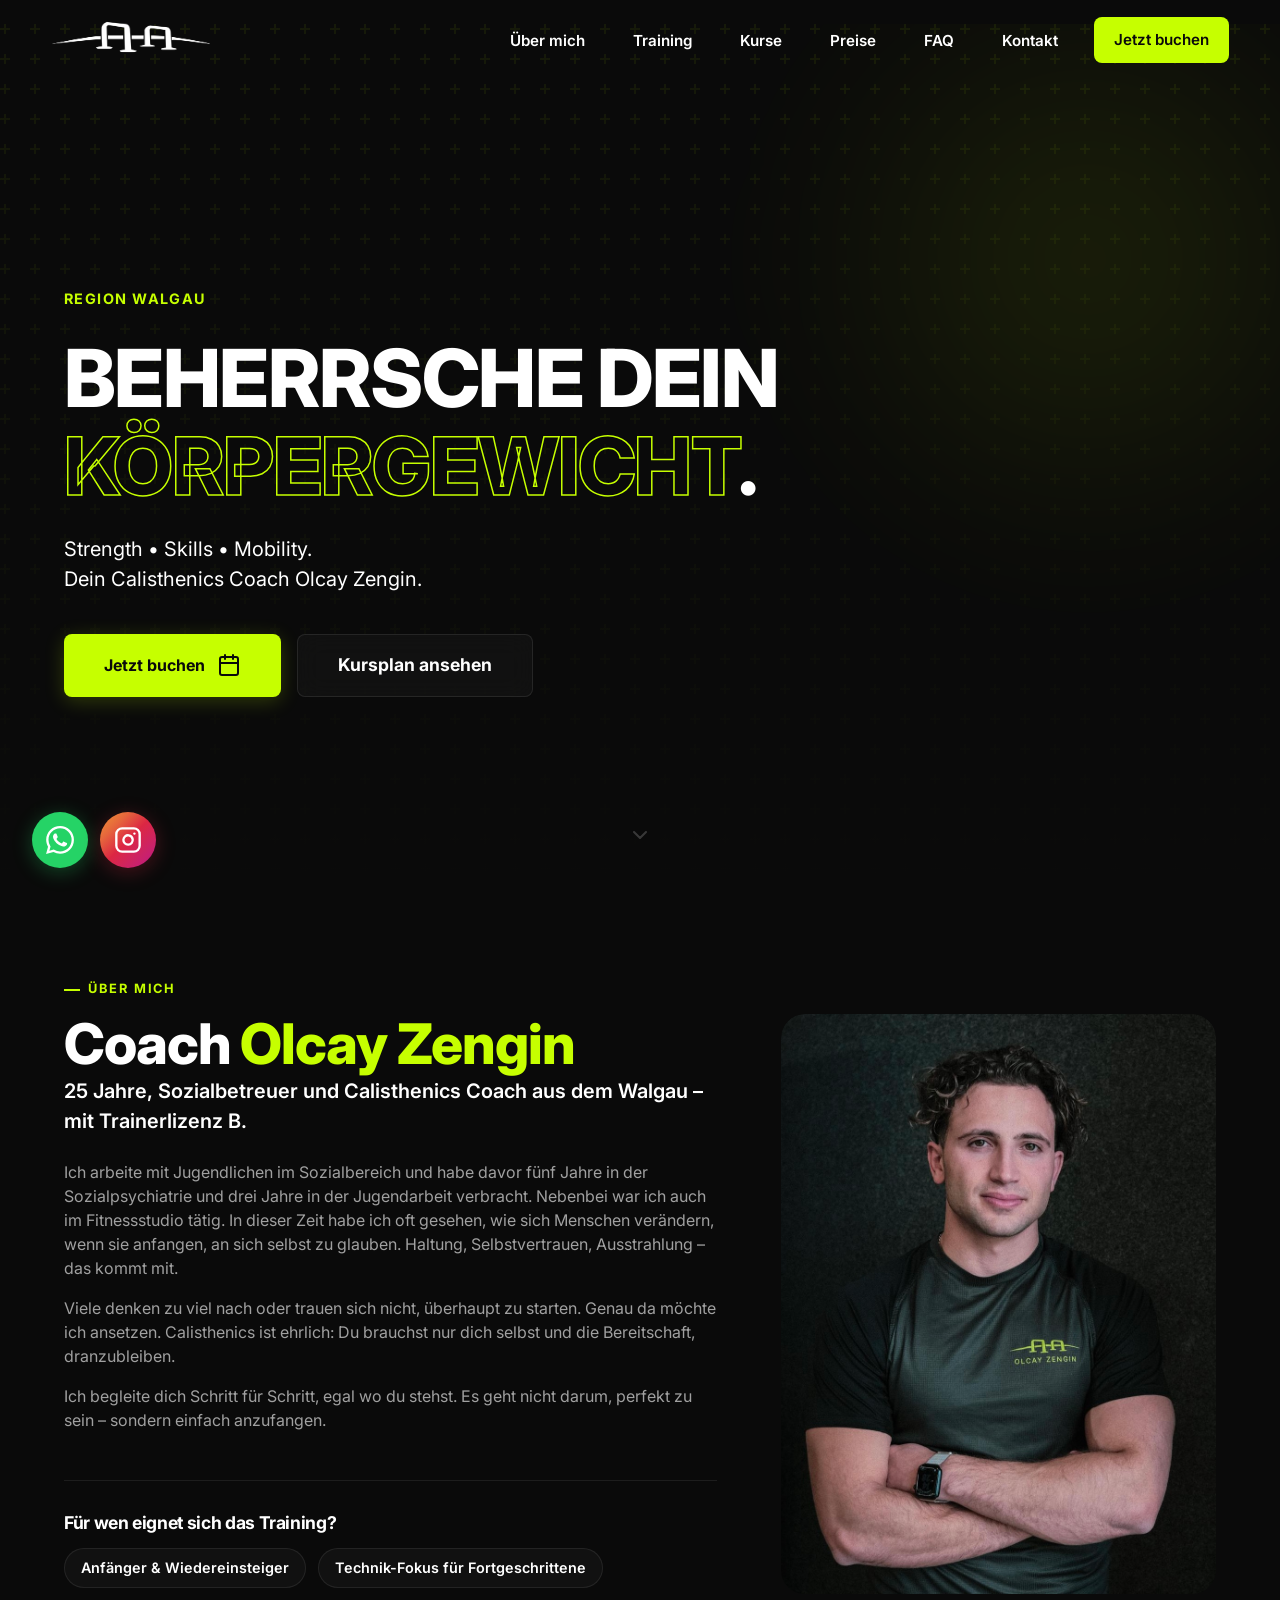
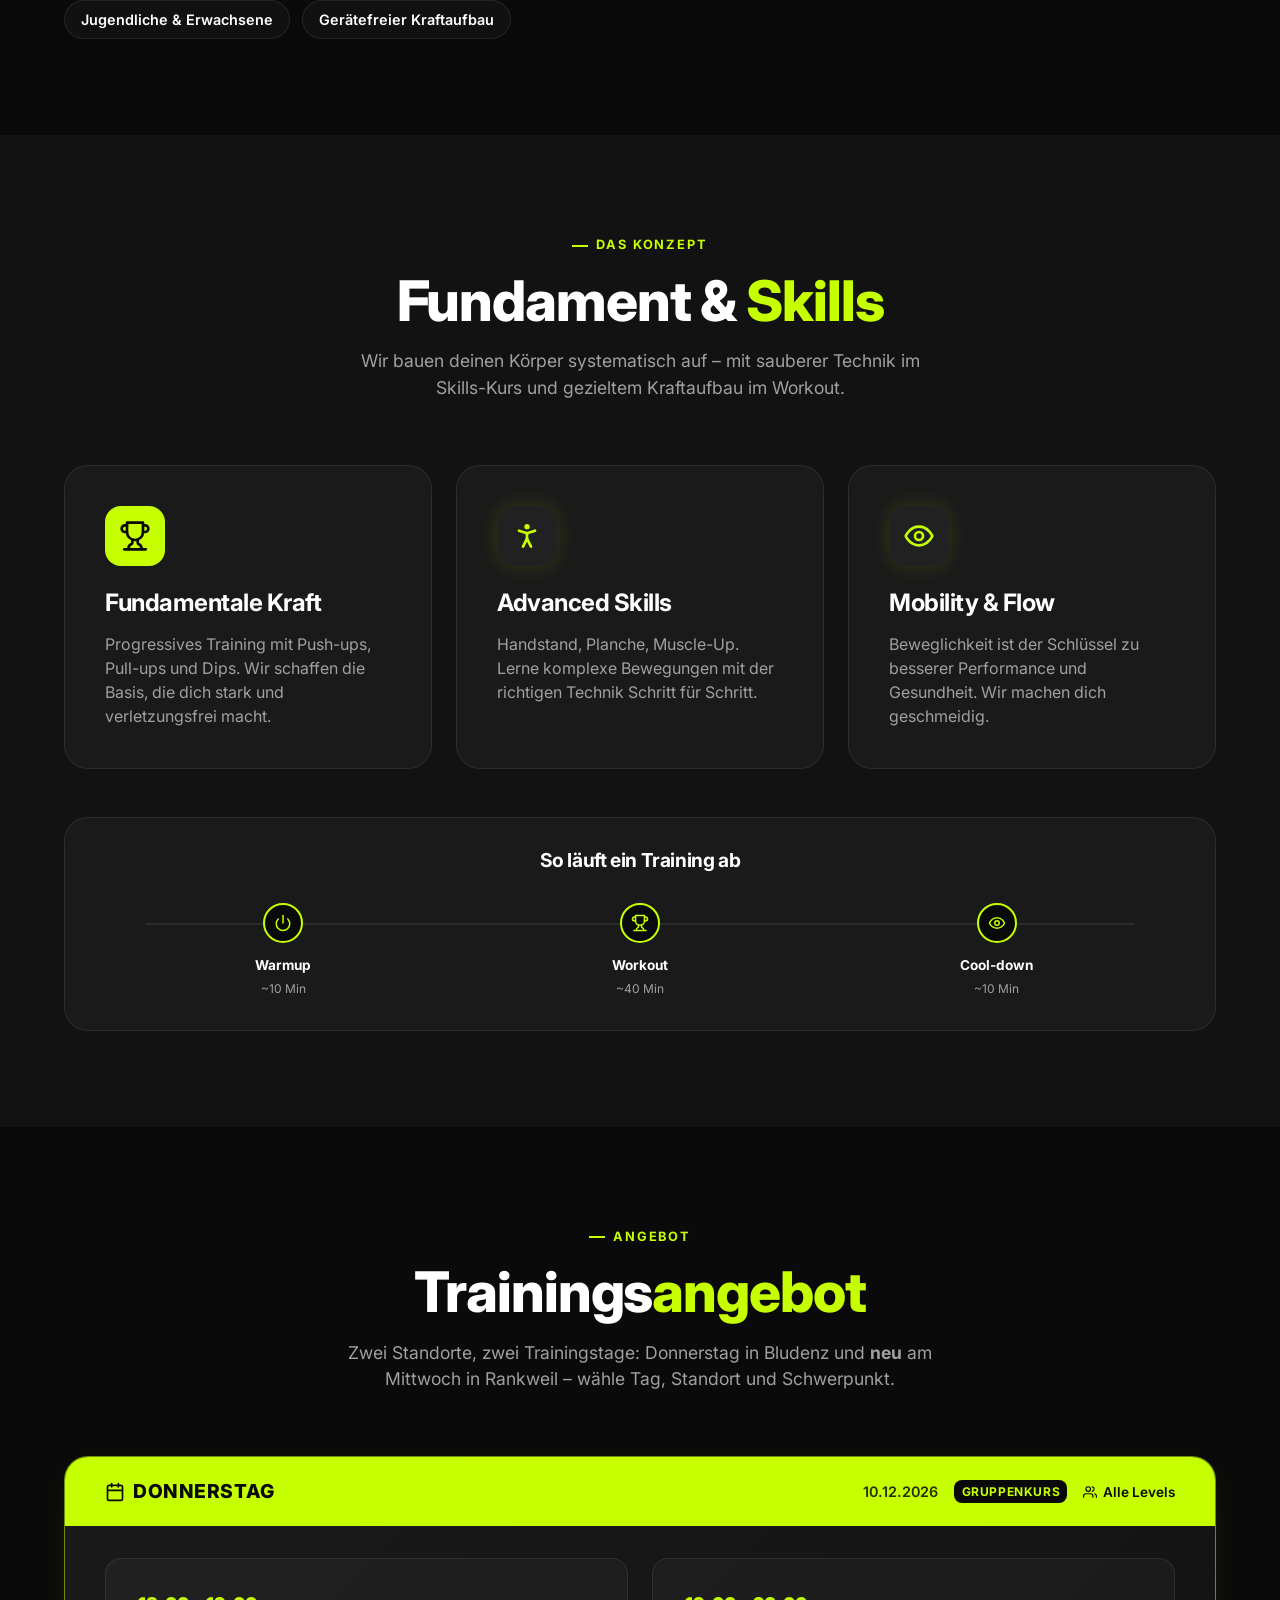
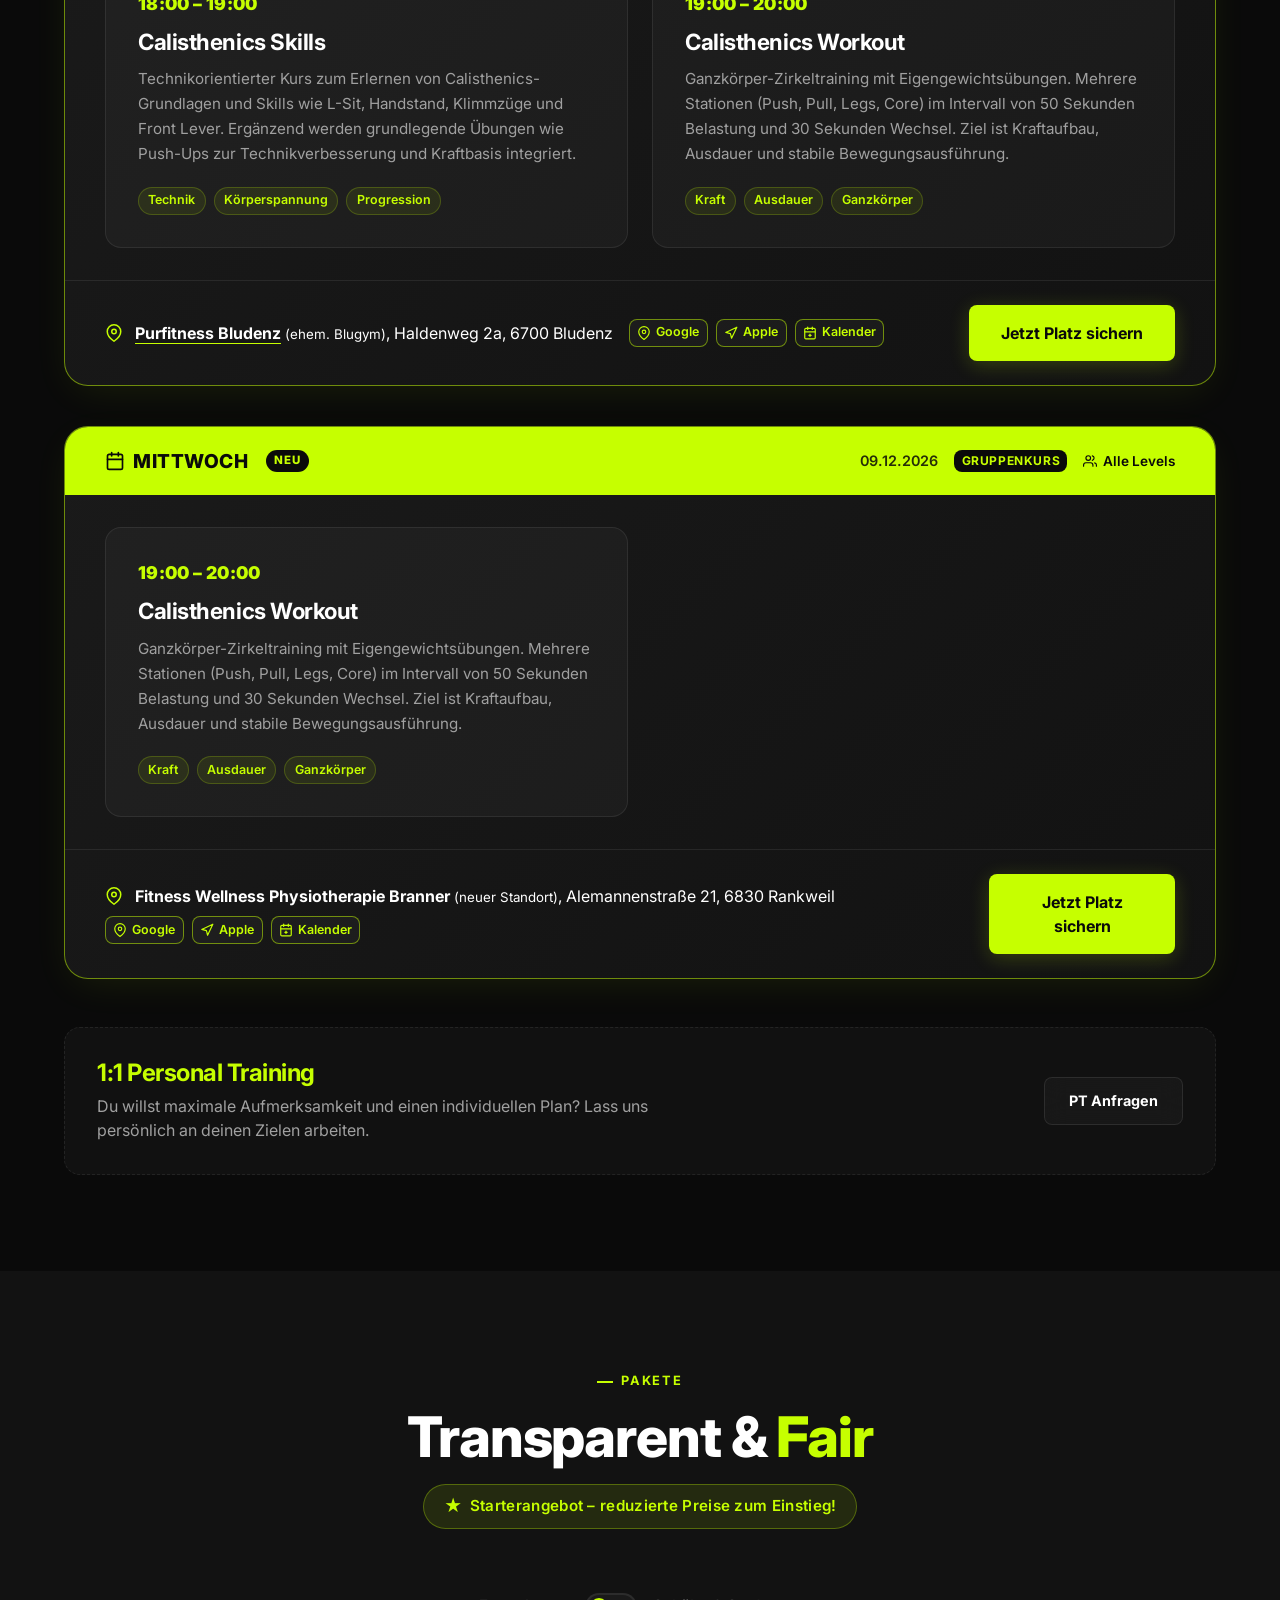
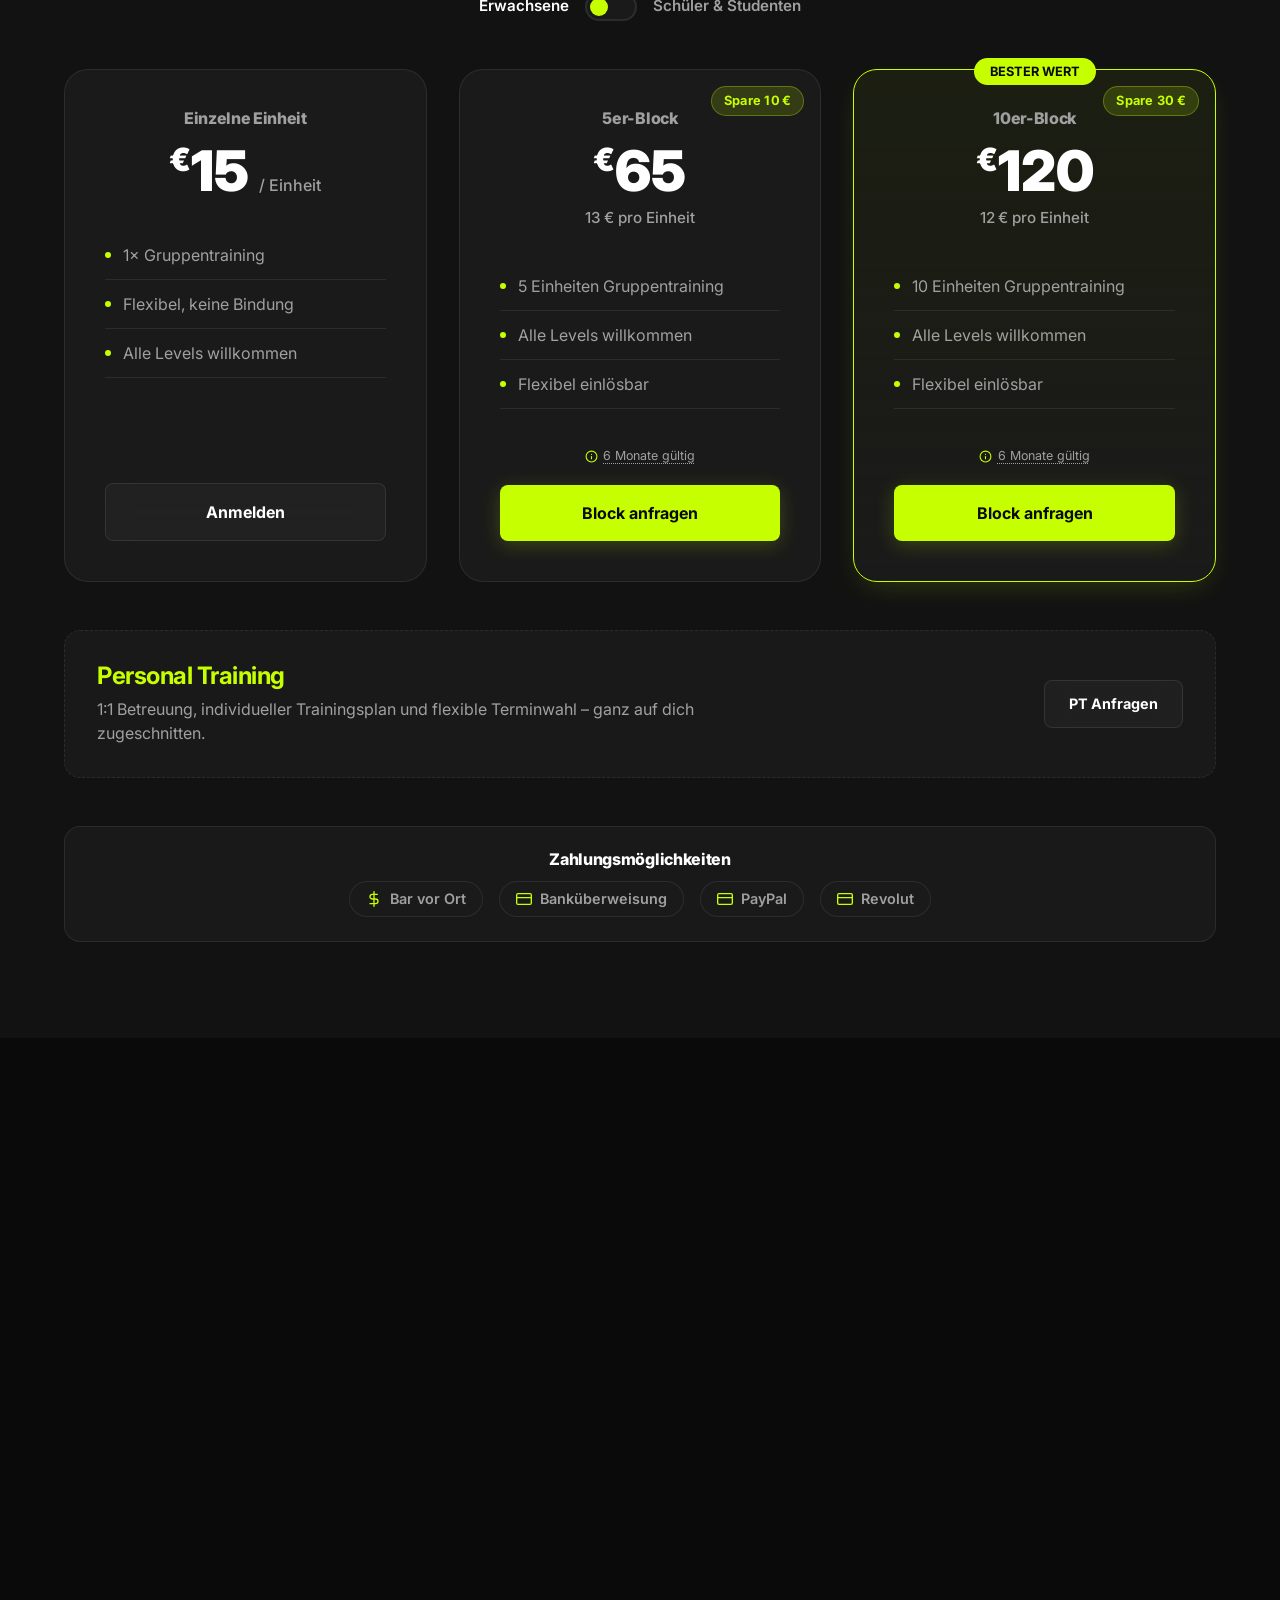
<file: index.html>
<!DOCTYPE html>
<html lang="de">
<head>
    <!-- Google Analytics -->
    <script src="analytics.js"></script>
    <script async src="https://www.googletagmanager.com/gtag/js?id=G-SQ1294ECL8"></script>
    <meta charset="UTF-8">
    <meta name="viewport" content="width=device-width, initial-scale=1.0, maximum-scale=5.0">
    <title>OZ Calisthenics – Eigengewicht & Calisthenics Training in Bludenz</title>
    <meta name="description" content="Calisthenics & Eigengewichtstraining mit Coach Olcay Zengin in Bludenz. Gruppenkurse und Personal Training. Strength • Skills • Mobility für alle Levels.">
    <!-- Open Graph -->
    <meta property="og:title" content="OZ Calisthenics – Eigengewicht & Calisthenics Training in Bludenz">
    <meta property="og:description" content="Calisthenics & Eigengewichtstraining mit Coach Olcay Zengin in Bludenz. Gruppenkurse und Personal Training für alle Levels.">
    <meta property="og:type" content="website">
    <meta property="og:url" content="https://oz-calisthenics.at/">
    <meta property="og:image" content="https://oz-calisthenics.at/olcay.jpeg">
    <meta property="og:locale" content="de_AT">
    <meta property="og:site_name" content="OZ Calisthenics">
    <link rel="icon" href="favicon.ico" type="image/x-icon">
    <link rel="stylesheet" href="style.css">
    <link rel="dns-prefetch" href="https://cdn.supersaas.net">
    <link rel="preconnect" href="https://fonts.googleapis.com">
    <link rel="preconnect" href="https://fonts.gstatic.com" crossorigin>
    <link href="https://fonts.googleapis.com/css2?family=Inter:wght@400;600;700;800;900&display=swap" rel="stylesheet" media="print" onload="this.media='all'">
    <noscript><link href="https://fonts.googleapis.com/css2?family=Inter:wght@400;600;700;800;900&display=swap" rel="stylesheet"></noscript>
    <!-- Structured Data -->
    <script type="application/ld+json">
    {
        "@context": "https://schema.org",
        "@type": "SportsActivityLocation",
        "name": "OZ Calisthenics",
        "description": "Calisthenics & Eigengewichtstraining mit Coach Olcay Zengin in Bludenz. Gruppenkurse und Personal Training.",
        "url": "https://oz-calisthenics.at",
        "telephone": "+436601716308",
        "email": "zenginolcay@outlook.com",
        "address": {
            "@type": "PostalAddress",
            "streetAddress": "Haldenweg 2a",
            "addressLocality": "Bludenz",
            "postalCode": "6700",
            "addressCountry": "AT"
        },
        "geo": {
            "@type": "GeoCoordinates",
            "latitude": 47.1545,
            "longitude": 9.8225
        },
        "founder": {
            "@type": "Person",
            "name": "Olcay Zengin",
            "jobTitle": "Calisthenics Coach"
        },
        "sameAs": [
            "https://www.instagram.com/oz.calisthenics/"
        ],
        "aggregateRating": {
            "@type": "AggregateRating",
            "ratingValue": "5",
            "reviewCount": "7",
            "bestRating": "5",
            "worstRating": "1"
        },
        "review": [
            {
                "@type": "Review",
                "author": {"@type": "Person", "name": "David K."},
                "reviewRating": {"@type": "Rating", "ratingValue": "5", "bestRating": "5"},
                "reviewBody": "Tolles Training. Er hat uns alles schön erklärt in Ruhe, egal ob Anfänger oder Fortgeschrittene für jeden ist was dabei. Ich kann das Training mit dem Coach nur noch weiterempfehlen."
            },
            {
                "@type": "Review",
                "author": {"@type": "Person", "name": "Luca G."},
                "reviewRating": {"@type": "Rating", "ratingValue": "5", "bestRating": "5"},
                "reviewBody": "Sehr professionell geführtes Training, anfängerfreundlich, man fühlt sich ab Beginn willkommen."
            },
            {
                "@type": "Review",
                "author": {"@type": "Person", "name": "Jonathan W."},
                "reviewRating": {"@type": "Rating", "ratingValue": "5", "bestRating": "5"},
                "reviewBody": "Sehr motivierendes und unterhaltendes Training - schon jetzt eine tolle Community!"
            },
            {
                "@type": "Review",
                "author": {"@type": "Person", "name": "Pelin S."},
                "reviewRating": {"@type": "Rating", "ratingValue": "5", "bestRating": "5"},
                "reviewBody": "Ich hatte gestern Abend meinen ersten Kurs und heute spüre ich schon die Folgen, aber im positiven Sinne. Man merkt, dass es etwas gebracht hat und meine Muskeln richtig aktiviert wurden."
            },
            {
                "@type": "Review",
                "author": {"@type": "Person", "name": "Paul B."},
                "reviewRating": {"@type": "Rating", "ratingValue": "5", "bestRating": "5"},
                "reviewBody": "Der erste Kurs hat Spaß gemacht, die Übungen abwechslungsreich. Man merkt, dass es der Trainer mit Begeisterung macht. Werde definitiv wieder mitmachen!"
            },
            {
                "@type": "Review",
                "author": {"@type": "Person", "name": "Samuel M."},
                "reviewRating": {"@type": "Rating", "ratingValue": "5", "bestRating": "5"},
                "reviewBody": "Sehr abwechslungsreicher Kurs – sowohl für Einsteiger als auch für Fortgeschrittene geeignet. War super interessant und der Trainer war sehr nett und kompetent."
            },
            {
                "@type": "Review",
                "author": {"@type": "Person", "name": "Elif K."},
                "reviewRating": {"@type": "Rating", "ratingValue": "5", "bestRating": "5"},
                "reviewBody": "Hat mir super gefallen, werde auf jeden Fall wieder mitmachen. Sehr nette Atmosphäre und sehr netter zuvorkommender Trainer."
            }
        ]
    }
    </script>
</head>
<body>
    <a href="#main" class="skip-link">Zum Inhalt springen</a>
    <svg width="0" height="0" class="svg-defs" aria-hidden="true">
        <symbol id="icon-star" viewBox="0 0 20 20">
            <path d="M10 1l2.39 4.84 5.34.78-3.87 3.77.91 5.32L10 13.27l-4.77 2.51.91-5.32L2.27 6.69l5.34-.78L10 1z"/>
        </symbol>
    </svg>
    <nav class="navbar" id="navbar">
        <div class="nav-container">
            <a href="#hero" class="nav-logo" aria-label="Zurück zum Start">
                <img src="logo.png" alt="OZ Calisthenics Logo" class="logo-img">
            </a>
            
            <button class="nav-toggle" id="nav-toggle" aria-label="Menü öffnen" aria-expanded="false">
                <span class="toggle-line"></span>
                <span class="toggle-line"></span>
            </button>

            <ul class="nav-menu" id="nav-menu">
                <li><a href="#about" class="nav-link">Über mich</a></li>
                <li><a href="#training" class="nav-link">Training</a></li>
                <li><a href="#kurse" class="nav-link">Kurse</a></li>
                <li><a href="#preise" class="nav-link">Preise</a></li>
                <li><a href="#faq" class="nav-link">FAQ</a></li>
                <li><a href="#kontakt" class="nav-link">Kontakt</a></li>
                <li><button class="nav-link btn-nav-cta btn-booking">Jetzt buchen</button></li>
            </ul>
        </div>
    </nav>
    <div class="nav-menu-overlay" id="nav-overlay"></div>

    <main id="main">
        <section class="hero" id="hero">
            <div class="hero-bg-pattern"></div>
            <div class="hero-content container">
                <div class="hero-text-block animated-fade-up">
                    <span class="hero-badge">Region Walgau</span>
                    <h1 class="hero-title">
                        BEHERRSCHE DEIN<br>
                        <span class="text-stroke-accent">KÖRPERGEWICHT</span>.
                    </h1>
                    <p class="hero-subtitle">Strength • Skills • Mobility. <br>Dein Calisthenics Coach Olcay Zengin.</p>
                </div>
                
                <div class="challenge-cta-wrap animated-fade-up delay-1" id="challenge-cta">
                <a class="challenge-cta"
                   href="https://www.supersaas.at/schedule/ozcalisthenics/OZ_Calisthenics_Challenge_2026"
                   target="_blank" rel="noopener noreferrer"
                   aria-label="Zur Anmeldung der 2. OZ Calisthenics Challenge am 3. Oktober 2026 (öffnet in neuem Tab)">
                    <span class="challenge-cta-badge"><span class="challenge-cta-dot" aria-hidden="true"></span>Neu · Anmeldung offen</span>
                    <span class="challenge-cta-body">
                        <span class="challenge-cta-title">2. OZ Calisthenics Challenge</span>
                        <span class="challenge-cta-meta">
                            <span class="challenge-cta-meta-item">
                                <svg xmlns="http://www.w3.org/2000/svg" width="16" height="16" viewBox="0 0 24 24" fill="none" stroke="currentColor" stroke-width="2" stroke-linecap="round" stroke-linejoin="round" aria-hidden="true"><rect x="3" y="4" width="18" height="18" rx="2" ry="2"></rect><line x1="16" y1="2" x2="16" y2="6"></line><line x1="8" y1="2" x2="8" y2="6"></line><line x1="3" y1="10" x2="21" y2="10"></line></svg>
                                Sa 3.10.2026 · 10–17 Uhr
                            </span>
                            <span class="challenge-cta-meta-item">
                                <svg xmlns="http://www.w3.org/2000/svg" width="16" height="16" viewBox="0 0 24 24" fill="none" stroke="currentColor" stroke-width="2" stroke-linecap="round" stroke-linejoin="round" aria-hidden="true"><path d="M21 10c0 7-9 13-9 13s-9-6-9-13a9 9 0 0 1 18 0z"></path><circle cx="12" cy="10" r="3"></circle></svg>
                                Oberau Park, Feldkirch
                            </span>
                            <span class="challenge-cta-meta-item">
                                <svg xmlns="http://www.w3.org/2000/svg" width="16" height="16" viewBox="0 0 24 24" fill="none" stroke="currentColor" stroke-width="2" stroke-linecap="round" stroke-linejoin="round" aria-hidden="true"><circle cx="12" cy="12" r="10"></circle><path d="M15.5 8.6a4.2 4.2 0 1 0 0 6.8"></path><line x1="7.4" y1="10.8" x2="13" y2="10.8"></line><line x1="7.4" y1="13.2" x2="13" y2="13.2"></line></svg>
                                10 € Startgebühr
                            </span>
                        </span>
                    </span>
                    <span class="challenge-cta-action">
                        Jetzt anmelden
                        <svg xmlns="http://www.w3.org/2000/svg" width="20" height="20" viewBox="0 0 24 24" fill="none" stroke="currentColor" stroke-width="2.5" stroke-linecap="round" stroke-linejoin="round" aria-hidden="true"><line x1="5" y1="12" x2="19" y2="12"></line><polyline points="12 5 19 12 12 19"></polyline></svg>
                    </span>
                </a>
                </div>

                <div class="hero-actions animated-fade-up delay-2">
                    <button class="btn btn-accent btn-large btn-booking">
                        Jetzt buchen
                        <svg xmlns="http://www.w3.org/2000/svg" width="24" height="24" viewBox="0 0 24 24" fill="none" stroke="currentColor" stroke-width="2" stroke-linecap="round" stroke-linejoin="round"><rect x="3" y="4" width="18" height="18" rx="2" ry="2"></rect><line x1="16" y1="2" x2="16" y2="6"></line><line x1="8" y1="2" x2="8" y2="6"></line><line x1="3" y1="10" x2="21" y2="10"></line></svg>
                    </button>
                    <a href="#kurse" class="btn btn-glass btn-large">Kursplan ansehen</a>
                </div>
            </div>
            <a href="#about" class="scroll-indicator" aria-label="Nach unten scrollen">
                <svg xmlns="http://www.w3.org/2000/svg" width="24" height="24" viewBox="0 0 24 24" fill="none" stroke="currentColor" stroke-width="2" stroke-linecap="round" stroke-linejoin="round"><polyline points="6 9 12 15 18 9"></polyline></svg>
            </a>
        </section>

        <section class="section" id="about">
            <div class="container">
                <div class="about-layout">
                    <div class="about-content scroll-reveal">
                        <span class="section-tag">Über mich</span>
                        <h2 class="section-title">Coach <span class="text-accent">Olcay Zengin</span></h2>
                        <p class="lead-text"><span id="olcay-age"></span> Jahre, Sozialbetreuer und Calisthenics Coach aus dem Walgau – mit Trainerlizenz B.</p>
                        <p>Ich arbeite mit Jugendlichen im Sozialbereich und habe davor fünf Jahre in der Sozialpsychiatrie und drei Jahre in der Jugendarbeit verbracht. Nebenbei war ich auch im Fitnessstudio tätig. In dieser Zeit habe ich oft gesehen, wie sich Menschen verändern, wenn sie anfangen, an sich selbst zu glauben. Haltung, Selbstvertrauen, Ausstrahlung – das kommt mit.</p>
                        <p>Viele denken zu viel nach oder trauen sich nicht, überhaupt zu starten. Genau da möchte ich ansetzen. Calisthenics ist ehrlich: Du brauchst nur dich selbst und die Bereitschaft, dranzubleiben.</p>
                        <p>Ich begleite dich Schritt für Schritt, egal wo du stehst. Es geht nicht darum, perfekt zu sein – sondern einfach anzufangen.</p>
                        <div class="target-groups">
                            <h3>Für wen eignet sich das Training?</h3>
                            <ul class="tag-list">
                                <li>Anfänger & Wiedereinsteiger</li>
                                <li>Technik-Fokus für Fortgeschrittene</li>
                                <li>Jugendliche & Erwachsene</li>
                                <li>Gerätefreier Kraftaufbau</li>
                            </ul>
                        </div>
                    </div>
                    
                    <div class="about-image scroll-reveal delay-1">
                        <img src="olcay.jpeg" alt="Coach Olcay Zengin" class="about-photo" loading="lazy">
                    </div>
                </div>
            </div>
        </section>

        <section class="section section-darker" id="training">
            <div class="container">
                <div class="section-header center-text scroll-reveal">
                    <span class="section-tag">Das Konzept</span>
                    <h2 class="section-title">Fundament & <span class="text-accent">Skills</span></h2>
                    <p class="section-subtitle">Wir bauen deinen Körper systematisch auf – mit sauberer Technik im Skills-Kurs und gezieltem Kraftaufbau im Workout.</p>
                </div>

                <div class="bento-grid">
                    <div class="bento-card scroll-reveal">
                        <div class="card-content">
                            <div class="icon-wrapper accent-bg"><svg xmlns="http://www.w3.org/2000/svg" width="24" height="24" viewBox="0 0 24 24" fill="none" stroke="currentColor" stroke-width="2" stroke-linecap="round" stroke-linejoin="round"><path d="M6 9H4.5a2.5 2.5 0 0 1 0-5H6"></path><path d="M18 9h1.5a2.5 2.5 0 0 0 0-5H18"></path><path d="M4 22h16"></path><path d="M10 14.66V17c0 .55-.47.98-.97 1.21C7.85 18.75 7 20.24 7 22"></path><path d="M14 14.66V17c0 .55.47.98.97 1.21C16.15 18.75 17 20.24 17 22"></path><path d="M18 2H6v7a6 6 0 0 0 12 0V2Z"></path></svg></div>
                            <h3>Fundamentale Kraft</h3>
                            <p>Progressives Training mit Push-ups, Pull-ups und Dips. Wir schaffen die Basis, die dich stark und verletzungsfrei macht.</p>
                        </div>
                    </div>

                    <div class="bento-card scroll-reveal delay-1">
                        <div class="card-content">
                            <div class="icon-wrapper icon-glow"><svg xmlns="http://www.w3.org/2000/svg" width="24" height="24" viewBox="0 0 24 24" fill="none" stroke="currentColor" stroke-width="2" stroke-linecap="round" stroke-linejoin="round"><circle cx="12" cy="5" r="1"></circle><path d="m9 20 3-6 3 6"></path><path d="m6 8 6 2 6-2"></path><path d="M12 10v4"></path></svg></div>
                            <h3>Advanced Skills</h3>
                            <p>Handstand, Planche, Muscle-Up. Lerne komplexe Bewegungen mit der richtigen Technik Schritt für Schritt.</p>
                        </div>
                    </div>

                    <div class="bento-card scroll-reveal delay-2">
                        <div class="card-content">
                            <div class="icon-wrapper icon-glow"><svg xmlns="http://www.w3.org/2000/svg" width="24" height="24" viewBox="0 0 24 24" fill="none" stroke="currentColor" stroke-width="2" stroke-linecap="round" stroke-linejoin="round"><path d="M2 12s3-7 10-7 10 7 10 7-3 7-10 7-10-7-10-7Z"></path><circle cx="12" cy="12" r="3"></circle></svg></div>
                            <h3>Mobility & Flow</h3>
                            <p>Beweglichkeit ist der Schlüssel zu besserer Performance und Gesundheit. Wir machen dich geschmeidig.</p>
                        </div>
                    </div>
                </div>

                <div class="session-timeline scroll-reveal">
                    <h3>So läuft ein Training ab</h3>
                    <div class="timeline-steps">
                        <div class="timeline-step">
                            <div class="timeline-icon">
                                <svg xmlns="http://www.w3.org/2000/svg" width="24" height="24" viewBox="0 0 24 24" fill="none" stroke="currentColor" stroke-width="2" stroke-linecap="round" stroke-linejoin="round"><path d="M18.36 6.64a9 9 0 1 1-12.73 0"></path><line x1="12" y1="2" x2="12" y2="12"></line></svg>
                            </div>
                            <strong>Warmup</strong>
                            <span>~10 Min</span>
                        </div>
                        <div class="timeline-step">
                            <div class="timeline-icon">
                                <svg xmlns="http://www.w3.org/2000/svg" width="24" height="24" viewBox="0 0 24 24" fill="none" stroke="currentColor" stroke-width="2" stroke-linecap="round" stroke-linejoin="round"><path d="M6 9H4.5a2.5 2.5 0 0 1 0-5H6"></path><path d="M18 9h1.5a2.5 2.5 0 0 0 0-5H18"></path><path d="M4 22h16"></path><path d="M10 14.66V17c0 .55-.47.98-.97 1.21C7.85 18.75 7 20.24 7 22"></path><path d="M14 14.66V17c0 .55.47.98.97 1.21C16.15 18.75 17 20.24 17 22"></path><path d="M18 2H6v7a6 6 0 0 0 12 0V2Z"></path></svg>
                            </div>
                            <strong>Workout</strong>
                            <span>~40 Min</span>
                        </div>
                        <div class="timeline-step">
                            <div class="timeline-icon">
                                <svg xmlns="http://www.w3.org/2000/svg" width="24" height="24" viewBox="0 0 24 24" fill="none" stroke="currentColor" stroke-width="2" stroke-linecap="round" stroke-linejoin="round"><path d="M2 12s3-7 10-7 10 7 10 7-3 7-10 7-10-7-10-7Z"></path><circle cx="12" cy="12" r="3"></circle></svg>
                            </div>
                            <strong>Cool-down</strong>
                            <span>~10 Min</span>
                        </div>
                    </div>
                </div>
            </div>
        </section>

        <section class="section" id="kurse">
            <div class="container">
                <div class="section-header center-text scroll-reveal">
                    <span class="section-tag">Angebot</span>
                    <h2 class="section-title">Trainings<span class="text-accent">angebot</span></h2>
                    <p class="section-subtitle">Zwei Standorte, zwei Trainingstage: Donnerstag in Bludenz und <strong>neu</strong> am Mittwoch in Rankweil – wähle Tag, Standort und Schwerpunkt.</p>
                </div>

                <div class="course-schedule scroll-reveal">
                    <div class="course-schedule-header">
                        <div class="schedule-day">
                            <svg xmlns="http://www.w3.org/2000/svg" width="20" height="20" viewBox="0 0 24 24" fill="none" stroke="currentColor" stroke-width="2" stroke-linecap="round" stroke-linejoin="round"><rect x="3" y="4" width="18" height="18" rx="2" ry="2"></rect><line x1="16" y1="2" x2="16" y2="6"></line><line x1="8" y1="2" x2="8" y2="6"></line><line x1="3" y1="10" x2="21" y2="10"></line></svg>
                            <span>Donnerstag</span>
                        </div>
                        <div class="schedule-meta">
                            <span class="next-date" id="next-thursday"></span>
                            <span class="course-type-badge">Gruppenkurs</span>
                            <span class="meta-detail"><svg xmlns="http://www.w3.org/2000/svg" width="14" height="14" viewBox="0 0 24 24" fill="none" stroke="currentColor" stroke-width="2" stroke-linecap="round" stroke-linejoin="round"><path d="M17 21v-2a4 4 0 0 0-4-4H5a4 4 0 0 0-4 4v2"></path><circle cx="9" cy="7" r="4"></circle><path d="M23 21v-2a4 4 0 0 0-3-3.87"></path><path d="M16 3.13a4 4 0 0 1 0 7.75"></path></svg> Alle Levels</span>
                        </div>
                    </div>

                    <div class="course-cards-grid">
                        <div class="course-card">
                            <div class="course-card-time">18:00 – 19:00</div>
                            <h3>Calisthenics Skills</h3>
                            <p>Technikorientierter Kurs zum Erlernen von Calisthenics-Grundlagen und Skills wie L-Sit, Handstand, Klimmzüge und Front Lever. Ergänzend werden grundlegende Übungen wie Push-Ups zur Technikverbesserung und Kraftbasis integriert.</p>
                            <div class="course-focus-tags">
                                <span>Technik</span>
                                <span>Körperspannung</span>
                                <span>Progression</span>
                            </div>
                        </div>

                        <div class="course-card">
                            <div class="course-card-time">19:00 – 20:00</div>
                            <h3>Calisthenics Workout</h3>
                            <p>Ganzkörper-Zirkeltraining mit Eigengewichtsübungen. Mehrere Stationen (Push, Pull, Legs, Core) im Intervall von 50 Sekunden Belastung und 30 Sekunden Wechsel. Ziel ist Kraftaufbau, Ausdauer und stabile Bewegungsausführung.</p>
                            <div class="course-focus-tags">
                                <span>Kraft</span>
                                <span>Ausdauer</span>
                                <span>Ganzkörper</span>
                            </div>
                        </div>
                    </div>

                    <div class="course-schedule-footer">
                        <div class="location-row">
                            <address class="location-address">
                                <svg xmlns="http://www.w3.org/2000/svg" width="18" height="18" viewBox="0 0 24 24" fill="none" stroke="currentColor" stroke-width="2" stroke-linecap="round" stroke-linejoin="round"><path d="M21 10c0 7-9 13-9 13s-9-6-9-13a9 9 0 0 1 18 0z"></path><circle cx="12" cy="10" r="3"></circle></svg>
                                <span><a href="https://blugym.at/" target="_blank" rel="noopener" class="gym-link"><strong>Purfitness Bludenz</strong></a> <small>(ehem. Blugym)</small>, Haldenweg 2a, 6700 Bludenz</span>
                            </address>
                            <div class="map-quicklinks">
                                <a href="https://maps.app.goo.gl/muRWZgkUmyk9zxxu8" target="_blank" rel="noopener" class="map-link" title="In Google Maps öffnen">
                                    <svg xmlns="http://www.w3.org/2000/svg" width="14" height="14" viewBox="0 0 24 24" fill="none" stroke="currentColor" stroke-width="2" stroke-linecap="round" stroke-linejoin="round"><path d="M21 10c0 7-9 13-9 13s-9-6-9-13a9 9 0 0 1 18 0z"></path><circle cx="12" cy="10" r="3"></circle></svg>
                                    Google
                                </a>
                                <a href="https://maps.apple/p/S4epYdy2A.YBbc" target="_blank" rel="noopener" class="map-link" title="In Apple Maps öffnen">
                                    <svg xmlns="http://www.w3.org/2000/svg" width="14" height="14" viewBox="0 0 24 24" fill="none" stroke="currentColor" stroke-width="2" stroke-linecap="round" stroke-linejoin="round"><polygon points="3 11 22 2 13 21 11 13 3 11"></polygon></svg>
                                    Apple
                                </a>
                                <button type="button" id="add-to-calendar" class="ics-link" title="Zum Kalender hinzufügen (.ics)">
                                    <svg xmlns="http://www.w3.org/2000/svg" width="14" height="14" viewBox="0 0 24 24" fill="none" stroke="currentColor" stroke-width="2" stroke-linecap="round" stroke-linejoin="round"><rect x="3" y="4" width="18" height="18" rx="2" ry="2"></rect><line x1="16" y1="2" x2="16" y2="6"></line><line x1="8" y1="2" x2="8" y2="6"></line><line x1="3" y1="10" x2="21" y2="10"></line><line x1="12" y1="14" x2="12" y2="18"></line><line x1="10" y1="16" x2="14" y2="16"></line></svg>
                                    Kalender
                                </button>
                            </div>
                        </div>
                        <button class="btn btn-accent btn-booking">Jetzt Platz sichern</button>
                    </div>
                </div>

                <div class="course-schedule course-schedule-new scroll-reveal delay-1">
                    <div class="course-schedule-header">
                        <div class="schedule-day">
                            <svg xmlns="http://www.w3.org/2000/svg" width="20" height="20" viewBox="0 0 24 24" fill="none" stroke="currentColor" stroke-width="2" stroke-linecap="round" stroke-linejoin="round"><rect x="3" y="4" width="18" height="18" rx="2" ry="2"></rect><line x1="16" y1="2" x2="16" y2="6"></line><line x1="8" y1="2" x2="8" y2="6"></line><line x1="3" y1="10" x2="21" y2="10"></line></svg>
                            <span>Mittwoch</span>
                            <span class="badge-neu" aria-label="Neuer Standort">Neu</span>
                        </div>
                        <div class="schedule-meta">
                            <span class="next-date" id="next-wednesday"></span>
                            <span class="course-type-badge">Gruppenkurs</span>
                            <span class="meta-detail"><svg xmlns="http://www.w3.org/2000/svg" width="14" height="14" viewBox="0 0 24 24" fill="none" stroke="currentColor" stroke-width="2" stroke-linecap="round" stroke-linejoin="round"><path d="M17 21v-2a4 4 0 0 0-4-4H5a4 4 0 0 0-4 4v2"></path><circle cx="9" cy="7" r="4"></circle><path d="M23 21v-2a4 4 0 0 0-3-3.87"></path><path d="M16 3.13a4 4 0 0 1 0 7.75"></path></svg> Alle Levels</span>
                        </div>
                    </div>

                    <div class="course-cards-grid course-cards-grid-single">
                        <div class="course-card">
                            <div class="course-card-time">19:00 – 20:00</div>
                            <h3>Calisthenics Workout</h3>
                            <p>Ganzkörper-Zirkeltraining mit Eigengewichtsübungen. Mehrere Stationen (Push, Pull, Legs, Core) im Intervall von 50 Sekunden Belastung und 30 Sekunden Wechsel. Ziel ist Kraftaufbau, Ausdauer und stabile Bewegungsausführung.</p>
                            <div class="course-focus-tags">
                                <span>Kraft</span>
                                <span>Ausdauer</span>
                                <span>Ganzkörper</span>
                            </div>
                        </div>
                    </div>

                    <div class="course-schedule-footer">
                        <div class="location-row">
                            <address class="location-address">
                                <svg xmlns="http://www.w3.org/2000/svg" width="18" height="18" viewBox="0 0 24 24" fill="none" stroke="currentColor" stroke-width="2" stroke-linecap="round" stroke-linejoin="round"><path d="M21 10c0 7-9 13-9 13s-9-6-9-13a9 9 0 0 1 18 0z"></path><circle cx="12" cy="10" r="3"></circle></svg>
                                <span><strong>Fitness Wellness Physiotherapie Branner</strong> <small>(neuer Standort)</small>, Alemannenstraße 21, 6830 Rankweil</span>
                            </address>
                            <div class="map-quicklinks">
                                <a href="https://maps.app.goo.gl/RBdK7Sh5UDgxvrQP9?g_st=ic" target="_blank" rel="noopener" class="map-link" title="In Google Maps öffnen">
                                    <svg xmlns="http://www.w3.org/2000/svg" width="14" height="14" viewBox="0 0 24 24" fill="none" stroke="currentColor" stroke-width="2" stroke-linecap="round" stroke-linejoin="round"><path d="M21 10c0 7-9 13-9 13s-9-6-9-13a9 9 0 0 1 18 0z"></path><circle cx="12" cy="10" r="3"></circle></svg>
                                    Google
                                </a>
                                <a href="https://maps.apple/p/p4J2Bm3h4g6Faj" target="_blank" rel="noopener" class="map-link" title="In Apple Maps öffnen">
                                    <svg xmlns="http://www.w3.org/2000/svg" width="14" height="14" viewBox="0 0 24 24" fill="none" stroke="currentColor" stroke-width="2" stroke-linecap="round" stroke-linejoin="round"><polygon points="3 11 22 2 13 21 11 13 3 11"></polygon></svg>
                                    Apple
                                </a>
                                <button type="button" id="add-to-calendar-wed" class="ics-link" title="Zum Kalender hinzufügen (.ics)">
                                    <svg xmlns="http://www.w3.org/2000/svg" width="14" height="14" viewBox="0 0 24 24" fill="none" stroke="currentColor" stroke-width="2" stroke-linecap="round" stroke-linejoin="round"><rect x="3" y="4" width="18" height="18" rx="2" ry="2"></rect><line x1="16" y1="2" x2="16" y2="6"></line><line x1="8" y1="2" x2="8" y2="6"></line><line x1="3" y1="10" x2="21" y2="10"></line><line x1="12" y1="14" x2="12" y2="18"></line><line x1="10" y1="16" x2="14" y2="16"></line></svg>
                                    Kalender
                                </button>
                            </div>
                        </div>
                        <button class="btn btn-accent btn-booking">Jetzt Platz sichern</button>
                    </div>
                </div>

                <div class="pt-teaser scroll-reveal delay-1">
                    <div class="pt-content">
                        <h3>1:1 Personal Training</h3>
                        <p>Du willst maximale Aufmerksamkeit und einen individuellen Plan? Lass uns persönlich an deinen Zielen arbeiten.</p>
                    </div>
                    <a href="#kontakt" class="btn btn-glass btn-sm">PT Anfragen</a>
                </div>
            </div>
        </section>

        <section class="section section-darker" id="preise">
            <div class="container">
                <div class="section-header center-text scroll-reveal">
                    <span class="section-tag">Pakete</span>
                    <h2 class="section-title">Transparent & <span class="text-accent">Fair</span></h2>
                    <div class="starter-offer-banner">
                        <span class="starter-offer-icon">&#9733;</span>
                        <span>Starterangebot – reduzierte Preise zum Einstieg!</span>
                    </div>
                </div>

                <div class="pricing-toggle-wrapper scroll-reveal">
                    <span class="pricing-toggle-label" id="toggle-label-regular">Erwachsene</span>
                    <button class="pricing-toggle" id="pricing-toggle" role="switch" aria-checked="false" aria-label="Zwischen Erwachsenen- und Schülerpreisen wechseln">
                        <span class="pricing-toggle-knob"></span>
                    </button>
                    <span class="pricing-toggle-label" id="toggle-label-student">Schüler & Studenten</span>
                </div>

                <div class="pricing-grid" id="pricing-grid">
                    <div class="pricing-card scroll-reveal">
                        <div class="pricing-header">
                            <h4>Einzelne Einheit</h4>
                            <div class="price">
                                <span class="currency">€</span><span class="price-value" data-regular="15" data-student="10">15</span>
                                <span class="period">/ Einheit</span>
                            </div>
                        </div>
                        <ul class="highlight-list">
                            <li>1× Gruppentraining</li>
                            <li>Flexibel, keine Bindung</li>
                            <li>Alle Levels willkommen</li>
                        </ul>
                        <button class="btn btn-glass btn-full btn-booking">Anmelden</button>
                    </div>

                    <div class="pricing-card scroll-reveal delay-1">
                        <div class="savings-badge" data-regular="Spare 10&thinsp;€" data-student="Spare 10&thinsp;€">Spare 10&thinsp;€</div>
                        <div class="pricing-header">
                            <h4>5er-Block</h4>
                            <div class="price">
                                <span class="currency">€</span><span class="price-value" data-regular="65" data-student="40">65</span>
                            </div>
                            <span class="price-per-unit" data-regular="13&thinsp;€ pro Einheit" data-student="8&thinsp;€ pro Einheit">13&thinsp;€ pro Einheit</span>
                        </div>
                        <ul class="highlight-list">
                            <li>5 Einheiten Gruppentraining</li>
                            <li>Alle Levels willkommen</li>
                            <li>Flexibel einlösbar</li>
                        </ul>
                        <p class="block-note">
                            <button type="button" class="info-hint" aria-expanded="false" aria-label="Hinweis zur Gültigkeit anzeigen">
                                <svg xmlns="http://www.w3.org/2000/svg" width="13" height="13" viewBox="0 0 24 24" fill="none" stroke="currentColor" stroke-width="2" stroke-linecap="round" stroke-linejoin="round"><circle cx="12" cy="12" r="10"></circle><line x1="12" y1="16" x2="12" y2="12"></line><line x1="12" y1="8" x2="12.01" y2="8"></line></svg>
                                <span>6 Monate gültig</span>
                            </button>
                            <span class="info-pop" role="tooltip">Gültigkeit: 6&nbsp;Monate ab Kaufdatum – danach verfallen nicht eingelöste Einheiten.</span>
                        </p>
                        <a href="#kontakt" class="btn btn-accent btn-full" data-subject="Block-Buchung (5er / 10er)">Block anfragen</a>
                    </div>

                    <div class="pricing-card popular scroll-reveal delay-2">
                        <div class="popular-badge">Bester Wert</div>
                        <div class="savings-badge" data-regular="Spare 30&thinsp;€" data-student="Spare 25&thinsp;€">Spare 30&thinsp;€</div>
                        <div class="pricing-header">
                            <h4>10er-Block</h4>
                            <div class="price">
                                <span class="currency">€</span><span class="price-value" data-regular="120" data-student="75">120</span>
                            </div>
                            <span class="price-per-unit" data-regular="12&thinsp;€ pro Einheit" data-student="7,50&thinsp;€ pro Einheit">12&thinsp;€ pro Einheit</span>
                        </div>
                        <ul class="highlight-list">
                            <li>10 Einheiten Gruppentraining</li>
                            <li>Alle Levels willkommen</li>
                            <li>Flexibel einlösbar</li>
                        </ul>
                        <p class="block-note">
                            <button type="button" class="info-hint" aria-expanded="false" aria-label="Hinweis zur Gültigkeit anzeigen">
                                <svg xmlns="http://www.w3.org/2000/svg" width="13" height="13" viewBox="0 0 24 24" fill="none" stroke="currentColor" stroke-width="2" stroke-linecap="round" stroke-linejoin="round"><circle cx="12" cy="12" r="10"></circle><line x1="12" y1="16" x2="12" y2="12"></line><line x1="12" y1="8" x2="12.01" y2="8"></line></svg>
                                <span>6 Monate gültig</span>
                            </button>
                            <span class="info-pop" role="tooltip">Gültigkeit: 6&nbsp;Monate ab Kaufdatum – danach verfallen nicht eingelöste Einheiten.</span>
                        </p>
                        <a href="#kontakt" class="btn btn-accent btn-full" data-subject="Block-Buchung (5er / 10er)">Block anfragen</a>
                    </div>
                </div>

                <div class="pt-teaser scroll-reveal">
                    <div class="pt-content">
                        <h3>Personal Training</h3>
                        <p>1:1 Betreuung, individueller Trainingsplan und flexible Terminwahl – ganz auf dich zugeschnitten.</p>
                    </div>
                    <a href="#kontakt" class="btn btn-glass btn-sm">PT Anfragen</a>
                </div>

                <div class="payment-info scroll-reveal">
                    <h4>Zahlungsmöglichkeiten</h4>
                    <div class="payment-methods">
                        <span class="payment-method">
                            <svg xmlns="http://www.w3.org/2000/svg" width="16" height="16" viewBox="0 0 24 24" fill="none" stroke="currentColor" stroke-width="2" stroke-linecap="round" stroke-linejoin="round"><line x1="12" y1="1" x2="12" y2="23"></line><path d="M17 5H9.5a3.5 3.5 0 0 0 0 7h5a3.5 3.5 0 0 1 0 7H6"></path></svg>
                            Bar vor Ort
                        </span>
                        <span class="payment-method">
                            <svg xmlns="http://www.w3.org/2000/svg" width="16" height="16" viewBox="0 0 24 24" fill="none" stroke="currentColor" stroke-width="2" stroke-linecap="round" stroke-linejoin="round"><rect x="1" y="4" width="22" height="16" rx="2" ry="2"></rect><line x1="1" y1="10" x2="23" y2="10"></line></svg>
                            Banküberweisung
                        </span>
                        <a href="https://www.paypal.me/olcayzengin" target="_blank" rel="noopener noreferrer" class="payment-method payment-link">
                            <svg xmlns="http://www.w3.org/2000/svg" width="16" height="16" viewBox="0 0 24 24" fill="none" stroke="currentColor" stroke-width="2" stroke-linecap="round" stroke-linejoin="round"><rect x="1" y="4" width="22" height="16" rx="2" ry="2"></rect><line x1="1" y1="10" x2="23" y2="10"></line></svg>
                            PayPal
                        </a>
                        <a href="https://revolut.me/olcayz" target="_blank" rel="noopener noreferrer" class="payment-method payment-link">
                            <svg xmlns="http://www.w3.org/2000/svg" width="16" height="16" viewBox="0 0 24 24" fill="none" stroke="currentColor" stroke-width="2" stroke-linecap="round" stroke-linejoin="round"><rect x="1" y="4" width="22" height="16" rx="2" ry="2"></rect><line x1="1" y1="10" x2="23" y2="10"></line></svg>
                            Revolut
                        </a>
                    </div>
                </div>
            </div>
        </section>

        <section class="section" id="faq">
            <div class="container">
                <div class="section-header center-text scroll-reveal">
                    <span class="section-tag">FAQ</span>
                    <h2 class="section-title">Häufige <span class="text-accent">Fragen</span></h2>
                </div>

                <div class="faq-grid">
                    <div class="faq-item scroll-reveal">
                        <button class="faq-question" aria-expanded="false">
                            Brauche ich Vorkenntnisse?
                            <svg xmlns="http://www.w3.org/2000/svg" width="20" height="20" viewBox="0 0 24 24" fill="none" stroke="currentColor" stroke-width="2" stroke-linecap="round" stroke-linejoin="round"><line x1="12" y1="5" x2="12" y2="19"></line><line x1="5" y1="12" x2="19" y2="12"></line></svg>
                        </button>
                        <div class="faq-answer">
                            <p>Nein, absolut nicht. Beide Kurse sind für alle Levels ausgelegt – vom kompletten Anfänger bis zum Fortgeschrittenen. Ich passe die Übungen individuell an.</p>
                        </div>
                    </div>

                    <div class="faq-item scroll-reveal delay-1">
                        <button class="faq-question" aria-expanded="false">
                            Was muss ich mitbringen?
                            <svg xmlns="http://www.w3.org/2000/svg" width="20" height="20" viewBox="0 0 24 24" fill="none" stroke="currentColor" stroke-width="2" stroke-linecap="round" stroke-linejoin="round"><line x1="12" y1="5" x2="12" y2="19"></line><line x1="5" y1="12" x2="19" y2="12"></line></svg>
                        </button>
                        <div class="faq-answer">
                            <p>Sportkleidung, ein Handtuch und eine Trinkflasche – mehr brauchst du nicht. Trainiert wird mit dem eigenen Körpergewicht.</p>
                        </div>
                    </div>

                    <div class="faq-item scroll-reveal">
                        <button class="faq-question" aria-expanded="false">
                            Wo kann ich parken?
                            <svg xmlns="http://www.w3.org/2000/svg" width="20" height="20" viewBox="0 0 24 24" fill="none" stroke="currentColor" stroke-width="2" stroke-linecap="round" stroke-linejoin="round"><line x1="12" y1="5" x2="12" y2="19"></line><line x1="5" y1="12" x2="19" y2="12"></line></svg>
                        </button>
                        <div class="faq-answer">
                            <p>Du kannst bequem bei den Valblu Parkplätzen parken. Von dort sind es nur wenige Schritte zum Purfitness Bludenz (ehem. Blugym).</p>
                        </div>
                    </div>

                    <div class="faq-item scroll-reveal delay-1">
                        <button class="faq-question" aria-expanded="false">
                            Wie bezahle ich?
                            <svg xmlns="http://www.w3.org/2000/svg" width="20" height="20" viewBox="0 0 24 24" fill="none" stroke="currentColor" stroke-width="2" stroke-linecap="round" stroke-linejoin="round"><line x1="12" y1="5" x2="12" y2="19"></line><line x1="5" y1="12" x2="19" y2="12"></line></svg>
                        </button>
                        <div class="faq-answer">
                            <p>Du kannst bar vor Ort bezahlen, vorab per Banküberweisung (IBAN: AT57 3745 8000 0578 1679, Verwendungszweck: Calisthenics + Name), per <a href="https://www.paypal.me/olcayzengin" target="_blank" rel="noopener noreferrer">PayPal</a> oder per <a href="https://revolut.me/olcayz" target="_blank" rel="noopener noreferrer">Revolut</a>.</p>
                        </div>
                    </div>

                    <div class="faq-item scroll-reveal">
                        <button class="faq-question" aria-expanded="false">
                            Was kostet es für Schüler?
                            <svg xmlns="http://www.w3.org/2000/svg" width="20" height="20" viewBox="0 0 24 24" fill="none" stroke="currentColor" stroke-width="2" stroke-linecap="round" stroke-linejoin="round"><line x1="12" y1="5" x2="12" y2="19"></line><line x1="5" y1="12" x2="19" y2="12"></line></svg>
                        </button>
                        <div class="faq-answer">
                            <p>Schüler und Studenten zahlen 10 € pro Einzeleinheit (statt 15 €). Auch bei den Blöcken gibt es Ermäßigung: 5er-Block für 40 €, 10er-Block für 75 €. Einfach beim Preise-Bereich den Schüler-Toggle aktivieren.</p>
                        </div>
                    </div>

                    <div class="faq-item scroll-reveal delay-1">
                        <button class="faq-question" aria-expanded="false">
                            Was, wenn ich nicht kommen kann?
                            <svg xmlns="http://www.w3.org/2000/svg" width="20" height="20" viewBox="0 0 24 24" fill="none" stroke="currentColor" stroke-width="2" stroke-linecap="round" stroke-linejoin="round"><line x1="12" y1="5" x2="12" y2="19"></line><line x1="5" y1="12" x2="19" y2="12"></line></svg>
                        </button>
                        <div class="faq-answer">
                            <p>Kein Problem – melde dich einfach spätestens 24 Stunden vorher bei mir ab, damit jemand von der Warteliste nachrücken kann.</p>
                        </div>
                    </div>
                </div>
            </div>
        </section>

        <section class="section section-darker" id="reviews">
            <div class="container">
                <div class="section-header center-text">
                    <span class="section-tag scroll-reveal">Reviews</span>
                    <h2 class="section-title scroll-reveal">Was Teilnehmer <span class="text-accent">sagen.</span></h2>
                </div>

                <div class="reviews-carousel scroll-reveal">
                    <div class="reviews-track" id="reviews-track">
                        <div class="review-card">
                            <div class="review-stars">
                                <svg viewBox="0 0 20 20" width="18" height="18" fill="currentColor" aria-hidden="true"><use href="#icon-star"/></svg>
                                <svg viewBox="0 0 20 20" width="18" height="18" fill="currentColor" aria-hidden="true"><use href="#icon-star"/></svg>
                                <svg viewBox="0 0 20 20" width="18" height="18" fill="currentColor" aria-hidden="true"><use href="#icon-star"/></svg>
                                <svg viewBox="0 0 20 20" width="18" height="18" fill="currentColor" aria-hidden="true"><use href="#icon-star"/></svg>
                                <svg viewBox="0 0 20 20" width="18" height="18" fill="currentColor" aria-hidden="true"><use href="#icon-star"/></svg>
                            </div>
                            <p class="review-text">&ldquo;Tolles Training. Er hat uns alles schön erklärt in Ruhe, egal ob Anfänger oder Fortgeschrittene für jeden ist was dabei. Ich kann das Training mit dem Coach nur noch weiterempfehlen.&rdquo;</p>
                            <span class="review-author">– David K.</span>
                        </div>

                        <div class="review-card">
                            <div class="review-stars">
                                <svg viewBox="0 0 20 20" width="18" height="18" fill="currentColor" aria-hidden="true"><use href="#icon-star"/></svg>
                                <svg viewBox="0 0 20 20" width="18" height="18" fill="currentColor" aria-hidden="true"><use href="#icon-star"/></svg>
                                <svg viewBox="0 0 20 20" width="18" height="18" fill="currentColor" aria-hidden="true"><use href="#icon-star"/></svg>
                                <svg viewBox="0 0 20 20" width="18" height="18" fill="currentColor" aria-hidden="true"><use href="#icon-star"/></svg>
                                <svg viewBox="0 0 20 20" width="18" height="18" fill="currentColor" aria-hidden="true"><use href="#icon-star"/></svg>
                            </div>
                            <p class="review-text">&ldquo;Sehr professionell geführtes Training, anfängerfreundlich, man fühlt sich ab Beginn willkommen.&rdquo;</p>
                            <span class="review-author">– Luca G.</span>
                        </div>

                        <div class="review-card">
                            <div class="review-stars">
                                <svg viewBox="0 0 20 20" width="18" height="18" fill="currentColor" aria-hidden="true"><use href="#icon-star"/></svg>
                                <svg viewBox="0 0 20 20" width="18" height="18" fill="currentColor" aria-hidden="true"><use href="#icon-star"/></svg>
                                <svg viewBox="0 0 20 20" width="18" height="18" fill="currentColor" aria-hidden="true"><use href="#icon-star"/></svg>
                                <svg viewBox="0 0 20 20" width="18" height="18" fill="currentColor" aria-hidden="true"><use href="#icon-star"/></svg>
                                <svg viewBox="0 0 20 20" width="18" height="18" fill="currentColor" aria-hidden="true"><use href="#icon-star"/></svg>
                            </div>
                            <p class="review-text">&ldquo;Sehr motivierendes und unterhaltendes Training - schon jetzt eine tolle Community!&rdquo;</p>
                            <span class="review-author">– Jonathan W.</span>
                        </div>

                        <div class="review-card">
                            <div class="review-stars">
                                <svg viewBox="0 0 20 20" width="18" height="18" fill="currentColor" aria-hidden="true"><use href="#icon-star"/></svg>
                                <svg viewBox="0 0 20 20" width="18" height="18" fill="currentColor" aria-hidden="true"><use href="#icon-star"/></svg>
                                <svg viewBox="0 0 20 20" width="18" height="18" fill="currentColor" aria-hidden="true"><use href="#icon-star"/></svg>
                                <svg viewBox="0 0 20 20" width="18" height="18" fill="currentColor" aria-hidden="true"><use href="#icon-star"/></svg>
                                <svg viewBox="0 0 20 20" width="18" height="18" fill="currentColor" aria-hidden="true"><use href="#icon-star"/></svg>
                            </div>
                            <p class="review-text">&ldquo;Ich hatte gestern Abend meinen ersten Kurs und heute sp&uuml;re ich schon die Folgen, aber im positiven Sinne. Man merkt, dass es etwas gebracht hat und meine Muskeln richtig aktiviert wurden. Auch pers&ouml;nlich finde ich, dass Olcay den Kurs sehr gut gemacht hat. Er hat eine lockere und angenehme Atmosph&auml;re f&uuml;r die Teilnehmer geschaffen. Es wird definitiv nicht mein letzter Kurs gewesen sein!&rdquo;</p>
                            <span class="review-author">– Pelin S.</span>
                        </div>

                        <div class="review-card">
                            <div class="review-stars">
                                <svg viewBox="0 0 20 20" width="18" height="18" fill="currentColor" aria-hidden="true"><use href="#icon-star"/></svg>
                                <svg viewBox="0 0 20 20" width="18" height="18" fill="currentColor" aria-hidden="true"><use href="#icon-star"/></svg>
                                <svg viewBox="0 0 20 20" width="18" height="18" fill="currentColor" aria-hidden="true"><use href="#icon-star"/></svg>
                                <svg viewBox="0 0 20 20" width="18" height="18" fill="currentColor" aria-hidden="true"><use href="#icon-star"/></svg>
                                <svg viewBox="0 0 20 20" width="18" height="18" fill="currentColor" aria-hidden="true"><use href="#icon-star"/></svg>
                            </div>
                            <p class="review-text">&ldquo;Der erste Kurs hat Spa&szlig; gemacht, die &Uuml;bungen abwechslungsreich. Man merkt, dass es der Trainer mit Begeisterung macht. Werde definitiv wieder mitmachen!!!&rdquo;</p>
                            <span class="review-author">– Paul B.</span>
                        </div>

                        <div class="review-card">
                            <div class="review-stars">
                                <svg viewBox="0 0 20 20" width="18" height="18" fill="currentColor" aria-hidden="true"><use href="#icon-star"/></svg>
                                <svg viewBox="0 0 20 20" width="18" height="18" fill="currentColor" aria-hidden="true"><use href="#icon-star"/></svg>
                                <svg viewBox="0 0 20 20" width="18" height="18" fill="currentColor" aria-hidden="true"><use href="#icon-star"/></svg>
                                <svg viewBox="0 0 20 20" width="18" height="18" fill="currentColor" aria-hidden="true"><use href="#icon-star"/></svg>
                                <svg viewBox="0 0 20 20" width="18" height="18" fill="currentColor" aria-hidden="true"><use href="#icon-star"/></svg>
                            </div>
                            <p class="review-text">&ldquo;Sehr abwechslungsreicher Kurs &ndash; sowohl f&uuml;r Einsteiger als auch f&uuml;r Fortgeschrittene geeignet. War super interessant und der Trainer war sehr nett und kompetent. Kann ich auf jeden Fall weiterempfehlen!&rdquo;</p>
                            <span class="review-author">– Samuel M.</span>
                        </div>

                        <div class="review-card">
                            <div class="review-stars">
                                <svg viewBox="0 0 20 20" width="18" height="18" fill="currentColor" aria-hidden="true"><use href="#icon-star"/></svg>
                                <svg viewBox="0 0 20 20" width="18" height="18" fill="currentColor" aria-hidden="true"><use href="#icon-star"/></svg>
                                <svg viewBox="0 0 20 20" width="18" height="18" fill="currentColor" aria-hidden="true"><use href="#icon-star"/></svg>
                                <svg viewBox="0 0 20 20" width="18" height="18" fill="currentColor" aria-hidden="true"><use href="#icon-star"/></svg>
                                <svg viewBox="0 0 20 20" width="18" height="18" fill="currentColor" aria-hidden="true"><use href="#icon-star"/></svg>
                            </div>
                            <p class="review-text">&ldquo;Hat mir super gefallen, werde auf jeden Fall wieder mitmachen. Sehr nette Atmosph&auml;re und sehr netter zuvorkommender Trainer.&rdquo;</p>
                            <span class="review-author">– Elif K.</span>
                        </div>
                    </div>

                    <button class="carousel-btn carousel-btn-prev" id="reviews-prev" aria-label="Vorheriges Review">
                        <svg viewBox="0 0 24 24" width="20" height="20" fill="none" stroke="currentColor" stroke-width="2.5" stroke-linecap="round" stroke-linejoin="round"><polyline points="15 18 9 12 15 6"></polyline></svg>
                    </button>
                    <button class="carousel-btn carousel-btn-next" id="reviews-next" aria-label="Nächstes Review">
                        <svg viewBox="0 0 24 24" width="20" height="20" fill="none" stroke="currentColor" stroke-width="2.5" stroke-linecap="round" stroke-linejoin="round"><polyline points="9 6 15 12 9 18"></polyline></svg>
                    </button>

                    <div class="carousel-dots" id="reviews-dots"></div>
                </div>

                <div class="reviews-cta scroll-reveal">
                    <a href="https://www.google.com/search?client=firefox-b-d&hs=gvqU&sca_esv=6e72ffa629272dce&sxsrf=ANbL-n5-YRPdS9Wk8icDj4jHkQ7RWNeqTg:1773490051532&q=oz+calisthenics&si=AL3DRZEsmMGCryMMFSHJ3StBhOdZ2-6yYkXd_doETEE1OR-qOfBhsdbcO4m4FiGlrgfuogdChtbWrtuNvGt2O-tcwqBSq1HM11bbQ6pSb2mqZXdh2NXMBYQ%3D&uds=ALYpb_n_EM_B_ErB9c5NX69H4GoWeM1sCV6aD1zD4WTBhOGhE8Z_8E3QPPyhOE5GCJT33i5hfFp5ST2vxuWEvbagCha4GNecjPYftn1M0wQ6o5ZrA1whb_w&sa=X&ved=2ahUKEwjW7KKkrZ-TAxXfhP0HHZCFFdoQ3PALegQINRAF&biw=2560&bih=1235&dpr=1" target="_blank" rel="noopener" class="btn btn-outline reviews-google-btn">
                        <svg viewBox="0 0 24 24" width="20" height="20" fill="none" stroke="currentColor" stroke-width="2" stroke-linecap="round" stroke-linejoin="round"><polygon points="12 2 15.09 8.26 22 9.27 17 14.14 18.18 21.02 12 17.77 5.82 21.02 7 14.14 2 9.27 8.91 8.26 12 2"></polygon></svg>
                        Alle Reviews auf Google lesen
                        <svg xmlns="http://www.w3.org/2000/svg" width="16" height="16" viewBox="0 0 24 24" fill="none" stroke="currentColor" stroke-width="2" stroke-linecap="round" stroke-linejoin="round"><path d="M18 13v6a2 2 0 0 1-2 2H5a2 2 0 0 1-2-2V8a2 2 0 0 1 2-2h6"></path><polyline points="15 3 21 3 21 9"></polyline><line x1="10" y1="14" x2="21" y2="3"></line></svg>
                    </a>
                </div>
            </div>
        </section>

        <section class="section" id="kontakt">
            <div class="container">
                <div class="contact-layout">
                    <div class="contact-text scroll-reveal">
                        <span class="section-tag">Kontakt</span>
                        <h2 class="section-title">Fragen? <br><span class="text-accent">Schreib mir.</span></h2>
                        <p class="lead-text">Personal Training anfragen, allgemeine Fragen oder einfach Hallo sagen – ich freue mich, von dir zu hören.</p>
                        <p class="booking-hint">Für Gruppenkurs-Buchungen nutze direkt den <button class="inline-booking-link btn-booking">Online-Buchungskalender</button>.</p>

                        <div class="contact-channels">
                            <a href="mailto:zenginolcay@outlook.com" class="contact-channel">
                                <svg xmlns="http://www.w3.org/2000/svg" width="18" height="18" viewBox="0 0 24 24" fill="none" stroke="currentColor" stroke-width="2" stroke-linecap="round" stroke-linejoin="round"><path d="M4 4h16c1.1 0 2 .9 2 2v12c0 1.1-.9 2-2 2H4c-1.1 0-2-.9-2-2V6c0-1.1.9-2 2-2z"></path><polyline points="22,6 12,13 2,6"></polyline></svg>
                                zenginolcay@outlook.com
                            </a>
                            <a href="https://wa.me/436601716308" target="_blank" rel="noopener" class="contact-channel">
                                <svg xmlns="http://www.w3.org/2000/svg" width="18" height="18" viewBox="0 0 24 24" fill="none" stroke="currentColor" stroke-width="2" stroke-linecap="round" stroke-linejoin="round"><path d="M22 16.92v3a2 2 0 0 1-2.18 2 19.79 19.79 0 0 1-8.63-3.07 19.5 19.5 0 0 1-6-6 19.79 19.79 0 0 1-3.07-8.67A2 2 0 0 1 4.11 2h3a2 2 0 0 1 2 1.72 12.84 12.84 0 0 0 .7 2.81 2 2 0 0 1-.45 2.11L8.09 9.91a16 16 0 0 0 6 6l1.27-1.27a2 2 0 0 1 2.11-.45 12.84 12.84 0 0 0 2.81.7A2 2 0 0 1 22 16.92z"></path></svg>
                                +43 660 1716308
                            </a>
                            <a href="https://www.instagram.com/oz.calisthenics/" target="_blank" rel="noopener" class="contact-channel">
                                <svg xmlns="http://www.w3.org/2000/svg" width="18" height="18" viewBox="0 0 24 24" fill="none" stroke="currentColor" stroke-width="2" stroke-linecap="round" stroke-linejoin="round"><rect x="2" y="2" width="20" height="20" rx="5" ry="5"></rect><path d="M16 11.37A4 4 0 1 1 12.63 8 4 4 0 0 1 16 11.37z"></path><line x1="17.5" y1="6.5" x2="17.51" y2="6.5"></line></svg>
                                @oz.calisthenics
                            </a>
                        </div>
                    </div>

                    <div class="contact-form-wrapper scroll-reveal delay-1">
                        <form id="contact-form" class="modern-form" action="https://formspree.io/f/mpqjyvdz" method="POST">
                            <div class="input-group">
                                <input type="text" id="name" name="name" required placeholder=" ">
                                <label for="name">Dein Name</label>
                            </div>
                            <div class="input-group">
                                <input type="email" id="email" name="email" required placeholder=" ">
                                <label for="email">Deine E-Mail</label>
                            </div>
                             <div class="input-group select-group">
                                <select id="subject" name="subject" required>
                                    <option value="" disabled selected></option>
                                    <option value="Personal Training Anfrage">Personal Training Anfrage</option>
                                    <option value="Block-Buchung (5er / 10er)">Block-Buchung (5er / 10er)</option>
                                    <option value="Allgemeine Frage">Allgemeine Frage</option>
                                    <option value="Sonstiges">Sonstiges</option>
                                </select>
                                <label for="subject">Worum geht es?</label>
                            </div>
                            <div class="input-group">
                                <textarea id="message" name="message" rows="4" required placeholder=" "></textarea>
                                <label for="message">Deine Nachricht</label>
                            </div>
                            <button type="submit" class="btn btn-accent btn-full send-button">
                                <span>Nachricht senden</span>
                                <svg xmlns="http://www.w3.org/2000/svg" width="20" height="20" viewBox="0 0 24 24" fill="none" stroke="currentColor" stroke-width="2" stroke-linecap="round" stroke-linejoin="round"><line x1="22" y1="2" x2="11" y2="13"></line><polygon points="22 2 15 22 11 13 2 9 22 2"></polygon></svg>
                            </button>
                            <p id="form-status" class="form-status" role="status" aria-live="polite"></p>
                        </form>
                    </div>
                </div>

            </div>
        </section>

    </main>

    <!-- Floating social quick-actions -->
    <div class="social-floats">
        <a href="https://wa.me/436601716308" target="_blank" rel="noopener" class="social-float social-float-whatsapp" aria-label="Chat via WhatsApp">
            <svg viewBox="0 0 24 24" fill="currentColor"><path d="M17.472 14.382c-.297-.149-1.758-.867-2.03-.967-.273-.099-.471-.148-.67.15-.197.297-.767.966-.94 1.164-.173.199-.347.223-.644.075-.297-.15-1.255-.463-2.39-1.475-.883-.788-1.48-1.761-1.653-2.059-.173-.297-.018-.458.13-.606.134-.133.298-.347.446-.52.149-.174.198-.298.298-.497.099-.198.05-.371-.025-.52-.075-.149-.669-1.612-.916-2.207-.242-.579-.487-.5-.669-.51-.173-.008-.371-.01-.57-.01-.198 0-.52.074-.792.372-.272.297-1.04 1.016-1.04 2.479 0 1.462 1.065 2.875 1.213 3.074.149.198 2.096 3.2 5.077 4.487.709.306 1.262.489 1.694.625.712.227 1.36.195 1.871.118.571-.085 1.758-.719 2.006-1.413.248-.694.248-1.289.173-1.413-.074-.124-.272-.198-.57-.347m-5.421 7.403h-.004a9.87 9.87 0 01-5.031-1.378l-.361-.214-3.741.982.998-3.648-.235-.374a9.86 9.86 0 01-1.51-5.26c.001-5.45 4.436-9.884 9.888-9.884 2.64 0 5.122 1.03 6.988 2.898a9.825 9.825 0 012.893 6.994c-.003 5.45-4.437 9.884-9.885 9.884m8.413-18.297A11.815 11.815 0 0012.05 0C5.495 0 .16 5.335.157 11.892c0 2.096.547 4.142 1.588 5.945L.057 24l6.305-1.654a11.882 11.882 0 005.683 1.448h.005c6.554 0 11.89-5.335 11.893-11.893a11.821 11.821 0 00-3.48-8.413z"/></svg>
        </a>
        <a href="https://www.instagram.com/oz.calisthenics/" target="_blank" rel="noopener" class="social-float social-float-instagram" aria-label="Auf Instagram folgen">
            <svg viewBox="0 0 24 24" fill="none" stroke="currentColor" stroke-width="2" stroke-linecap="round" stroke-linejoin="round"><rect x="2" y="2" width="20" height="20" rx="5" ry="5"></rect><path d="M16 11.37A4 4 0 1 1 12.63 8 4 4 0 0 1 16 11.37z"></path><line x1="17.5" y1="6.5" x2="17.51" y2="6.5"></line></svg>
        </a>
    </div>

    <!-- Back to Top Button -->
    <button class="back-to-top" id="back-to-top" aria-label="Zurück nach oben">
        <svg xmlns="http://www.w3.org/2000/svg" width="22" height="22" viewBox="0 0 24 24" fill="none" stroke="currentColor" stroke-width="2" stroke-linecap="round" stroke-linejoin="round"><polyline points="18 15 12 9 6 15"></polyline></svg>
    </button>

    <footer class="footer">
        <div class="container">
            <div class="footer-content">
                <div class="footer-brand">
                    <img src="logo.png" alt="OZ Calisthenics" class="footer-logo">
                    <p>Bodyweight & Calisthenics Coach.<br>Trainiere intelligent, werde stark.</p>
                    <div class="footer-socials">
                        <a href="https://www.instagram.com/oz.calisthenics/" target="_blank" rel="noopener" class="footer-social-link" aria-label="Instagram">
                            <svg xmlns="http://www.w3.org/2000/svg" width="20" height="20" viewBox="0 0 24 24" fill="none" stroke="currentColor" stroke-width="2" stroke-linecap="round" stroke-linejoin="round"><rect x="2" y="2" width="20" height="20" rx="5" ry="5"></rect><path d="M16 11.37A4 4 0 1 1 12.63 8 4 4 0 0 1 16 11.37z"></path><line x1="17.5" y1="6.5" x2="17.51" y2="6.5"></line></svg>
                        </a>
                        <a href="https://wa.me/436601716308" target="_blank" rel="noopener" class="footer-social-link" aria-label="WhatsApp">
                            <svg xmlns="http://www.w3.org/2000/svg" width="20" height="20" viewBox="0 0 24 24" fill="none" stroke="currentColor" stroke-width="2" stroke-linecap="round" stroke-linejoin="round"><path d="M22 16.92v3a2 2 0 0 1-2.18 2 19.79 19.79 0 0 1-8.63-3.07 19.5 19.5 0 0 1-6-6 19.79 19.79 0 0 1-3.07-8.67A2 2 0 0 1 4.11 2h3a2 2 0 0 1 2 1.72 12.84 12.84 0 0 0 .7 2.81 2 2 0 0 1-.45 2.11L8.09 9.91a16 16 0 0 0 6 6l1.27-1.27a2 2 0 0 1 2.11-.45 12.84 12.84 0 0 0 2.81.7A2 2 0 0 1 22 16.92z"></path></svg>
                        </a>
                    </div>
                </div>
                <div class="footer-nav">
                    <ul>
                        <li><a href="#training">Training</a></li>
                        <li><a href="#kurse">Kurse</a></li>
                        <li><a href="#preise">Preise</a></li>
                        <li><a href="#faq">FAQ</a></li>
                    </ul>
                </div>
                <div class="footer-nav">
                    <ul>
                        <li><a href="#about">Über mich</a></li>
                        <li><a href="#kontakt">Kontakt</a></li>
                        <li><a href="#" class="btn-booking">Jetzt buchen</a></li>
                    </ul>
                </div>
            </div>
            <div class="footer-bottom">
                <span>&copy; 2026 OZ Calisthenics – Olcay Zengin <span class="footer-sep">·</span> Made by <a href="https://lucagreinecker.at" target="_blank" rel="noopener" class="footer-credit-link">Luca <svg xmlns="http://www.w3.org/2000/svg" width="12" height="12" viewBox="0 0 24 24" fill="none" stroke="currentColor" stroke-width="2" stroke-linecap="round" stroke-linejoin="round" class="external-link-icon"><path d="M18 13v6a2 2 0 0 1-2 2H5a2 2 0 0 1-2-2V8a2 2 0 0 1 2-2h6"></path><polyline points="15 3 21 3 21 9"></polyline><line x1="10" y1="14" x2="21" y2="3"></line></svg></a></span>
                <span class="footer-legal-links">
                    <a href="impressum.html" class="impressum-link">Impressum</a>
                    <a href="datenschutz.html" class="impressum-link">Datenschutz</a>
                    <a href="#" id="open_preferences_center" class="impressum-link">Cookie-Einstellungen</a>
                </span>
            </div>
        </div>
    </footer>

    <!-- Cookie Consent -->
    <script src="https://www.termsfeed.com/public/cookie-consent/4.2.0/cookie-consent.js" charset="UTF-8"></script>
    <script src="cookie-consent.js"></script>
    <noscript>Cookie Consent mit <a href="https://www.termsfeed.com/">TermsFeed</a></noscript>

    <script src="https://cdn.supersaas.net/widget.js" async id="supersaas-script"></script>
    <script src="script.js" defer></script>
</body>
</html>
</file>
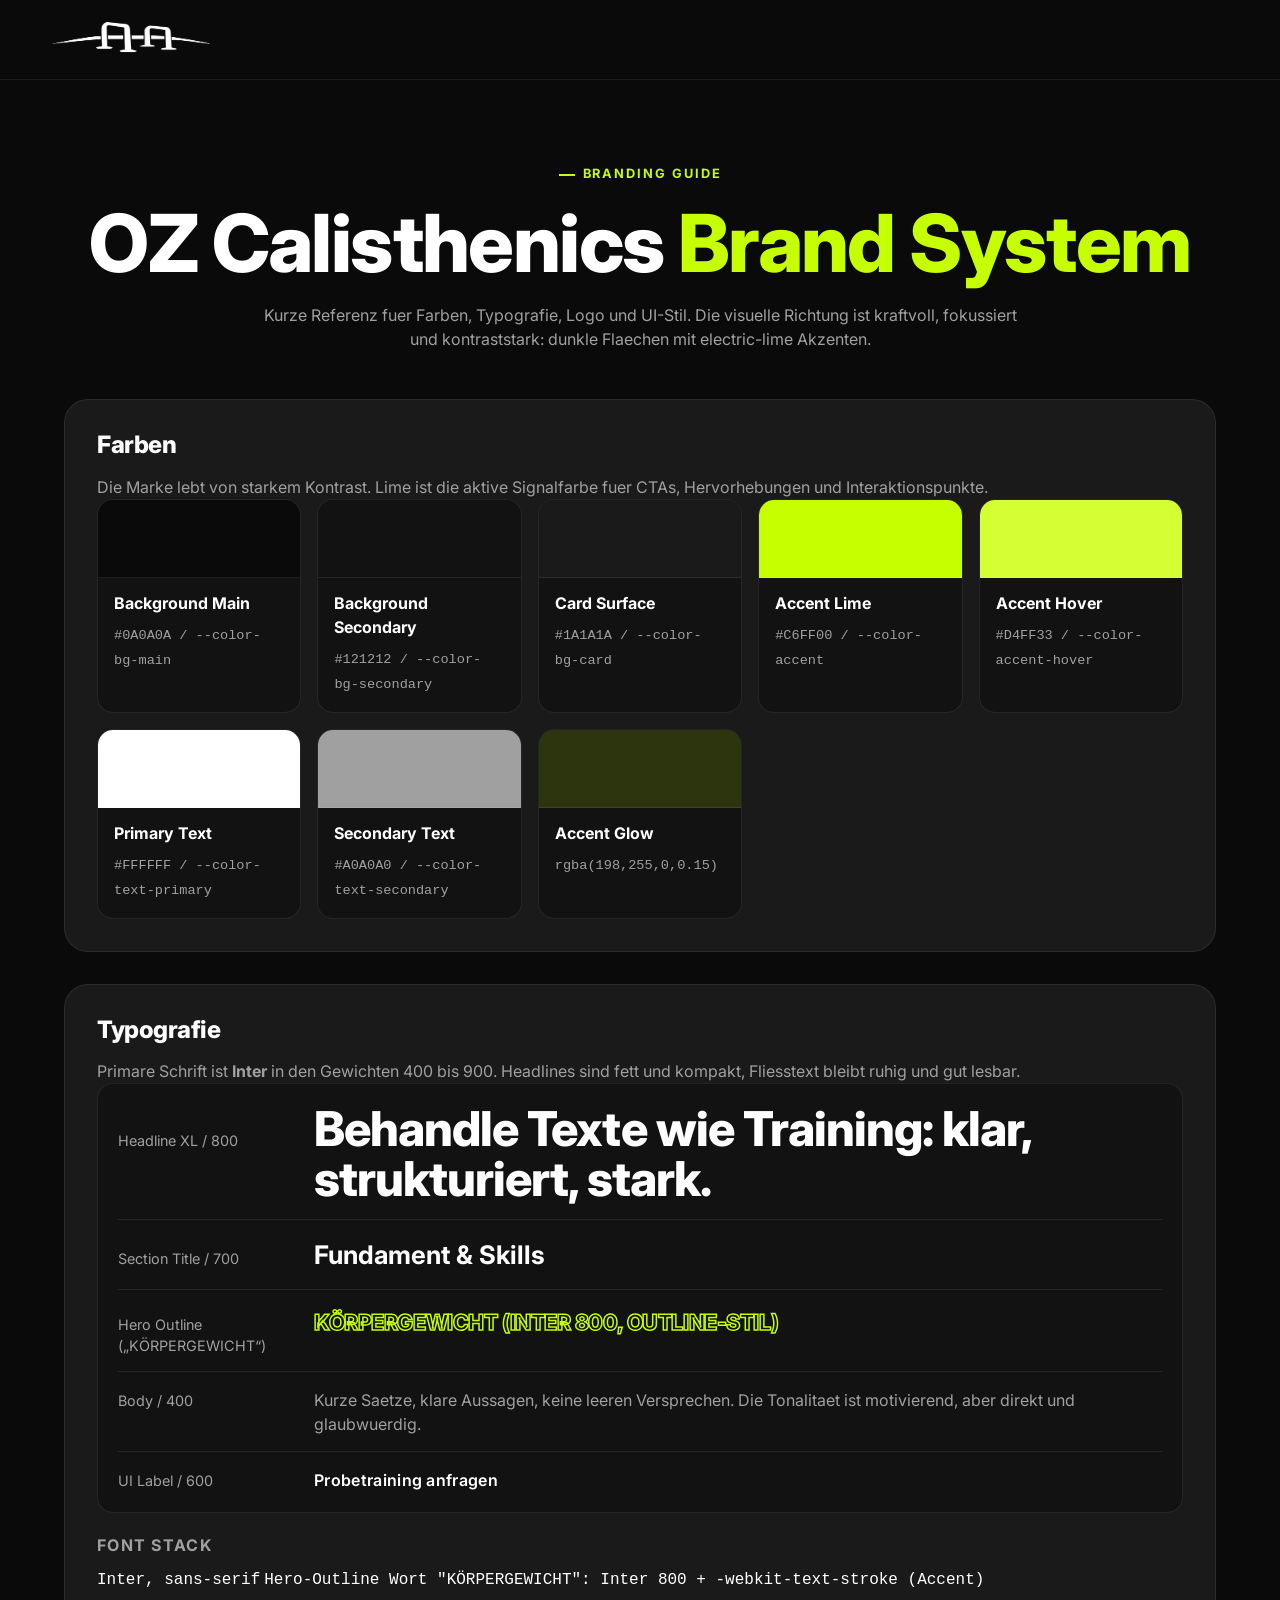
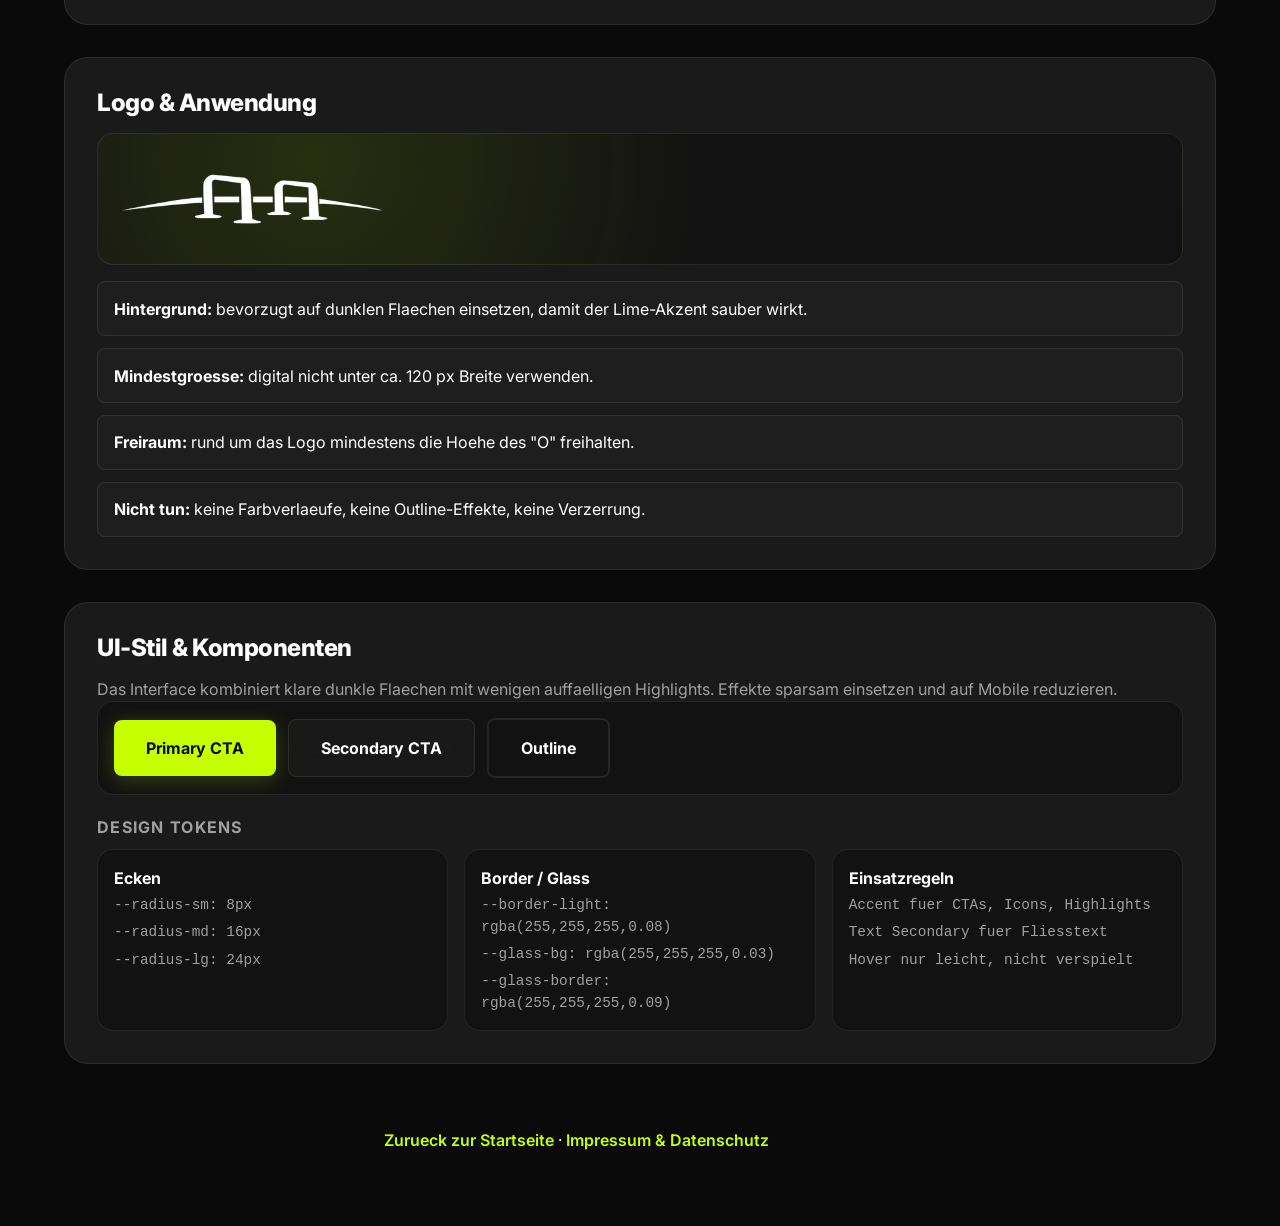
<file: branding-guide.html>
<!DOCTYPE html>
<html lang="de">
<head>
    <meta charset="UTF-8">
    <meta name="viewport" content="width=device-width, initial-scale=1.0">
    <title>Branding Guide – OZ Calisthenics</title>
    <meta name="description" content="Branding Guide von OZ Calisthenics: Farben, Typografie, Logo und UI-Stilrichtlinien.">
    <link rel="icon" href="favicon.ico" type="image/x-icon">
    <link rel="stylesheet" href="style.css">
    <link rel="preconnect" href="https://fonts.googleapis.com">
    <link rel="preconnect" href="https://fonts.gstatic.com" crossorigin>
    <link href="https://fonts.googleapis.com/css2?family=Inter:wght@400;500;600;700;800;900&display=swap" rel="stylesheet">
    <style>
        .page-header {
            padding: 160px 0 48px;
            text-align: center;
        }
        .page-header p {
            max-width: 760px;
            margin: 1rem auto 0;
        }

        .branding-layout {
            display: grid;
            gap: 2rem;
            margin-bottom: 4rem;
        }

        .brand-panel {
            background: var(--color-bg-card);
            border: 1px solid var(--border-light);
            border-radius: var(--radius-lg);
            padding: 2rem;
        }

        .brand-panel h2 {
            font-size: 1.5rem;
            margin-bottom: 1rem;
        }

        .brand-panel h3 {
            font-size: 1rem;
            color: var(--color-text-secondary);
            margin: 1.5rem 0 0.75rem;
            text-transform: uppercase;
            letter-spacing: 0.08em;
        }

        .swatch-grid {
            display: grid;
            grid-template-columns: repeat(auto-fit, minmax(180px, 1fr));
            gap: 1rem;
        }

        .swatch-card {
            border: 1px solid var(--border-light);
            border-radius: var(--radius-md);
            overflow: hidden;
            background: var(--color-bg-secondary);
        }

        .swatch-sample {
            height: 78px;
            background: var(--swatch);
            border-bottom: 1px solid var(--border-light);
        }

        .swatch-meta {
            padding: 0.85rem 1rem 1rem;
        }

        .swatch-meta strong {
            display: block;
            margin-bottom: 0.35rem;
            color: var(--color-text-primary);
        }

        .swatch-meta code {
            color: var(--color-text-secondary);
            font-size: 0.85rem;
        }

        .type-specimen {
            display: grid;
            gap: 1rem;
            background: var(--color-bg-secondary);
            border: 1px solid var(--border-light);
            border-radius: var(--radius-md);
            padding: 1.25rem;
        }

        .type-row {
            display: grid;
            grid-template-columns: 180px 1fr;
            gap: 1rem;
            align-items: baseline;
            border-bottom: 1px solid var(--border-light);
            padding-bottom: 0.9rem;
        }

        .type-row:last-child {
            border-bottom: none;
            padding-bottom: 0;
        }

        .type-label {
            color: var(--color-text-secondary);
            font-size: 0.9rem;
        }

        .token-grid {
            display: grid;
            grid-template-columns: repeat(auto-fit, minmax(220px, 1fr));
            gap: 1rem;
        }

        .token-card {
            background: var(--color-bg-secondary);
            border: 1px solid var(--border-light);
            border-radius: var(--radius-md);
            padding: 1rem;
        }

        .token-card code {
            display: block;
            margin-top: 0.35rem;
            color: var(--color-text-secondary);
            font-size: 0.9rem;
        }

        .logo-panel {
            display: grid;
            gap: 1rem;
            align-items: center;
        }

        .logo-surface {
            border: 1px solid var(--border-light);
            border-radius: var(--radius-md);
            padding: 1.5rem;
            background:
                radial-gradient(circle at 20% 20%, rgba(198, 255, 0, 0.12), transparent 45%),
                var(--color-bg-secondary);
        }

        .logo-surface img {
            width: min(260px, 100%);
            height: auto;
            display: block;
        }

        .rules-list {
            list-style: none;
            display: grid;
            gap: 0.75rem;
        }

        .rules-list li {
            border: 1px solid var(--border-light);
            border-radius: var(--radius-sm);
            padding: 0.9rem 1rem;
            background: rgba(255, 255, 255, 0.02);
        }

        .rules-list strong {
            color: var(--color-text-primary);
        }

        .ui-preview {
            display: flex;
            flex-wrap: wrap;
            gap: 0.75rem;
            align-items: center;
            padding: 1rem;
            border-radius: var(--radius-md);
            border: 1px solid var(--border-light);
            background: var(--color-bg-secondary);
        }

        .legal-row {
            margin: 0 0 5rem;
            text-align: center;
        }

        .legal-row a {
            color: var(--color-accent);
            text-decoration: none;
            font-weight: 600;
        }

        .legal-row a:hover {
            color: var(--color-accent-hover);
        }

        @media (max-width: 768px) {
            .page-header {
                padding: 120px 0 36px;
                text-align: left;
            }
            .type-row {
                grid-template-columns: 1fr;
                gap: 0.35rem;
            }
            .brand-panel {
                padding: 1.25rem;
            }
        }
    </style>
</head>
<body>
    <nav class="navbar" style="background: var(--color-bg-main); border-bottom: 1px solid var(--border-light);">
        <div class="nav-container">
            <a href="index.html" class="nav-logo" aria-label="Zur Startseite">
                <img src="logo.png" alt="OZ Calisthenics Logo" class="logo-img">
            </a>
        </div>
    </nav>

    <main>
        <section class="container page-header">
            <span class="section-tag">Branding Guide</span>
            <h1>OZ Calisthenics <span class="text-accent">Brand System</span></h1>
            <p>Kurze Referenz fuer Farben, Typografie, Logo und UI-Stil. Die visuelle Richtung ist kraftvoll, fokussiert und kontraststark: dunkle Flaechen mit electric-lime Akzenten.</p>
        </section>

        <section class="container branding-layout">
            <div class="brand-panel">
                <h2>Farben</h2>
                <p>Die Marke lebt von starkem Kontrast. Lime ist die aktive Signalfarbe fuer CTAs, Hervorhebungen und Interaktionspunkte.</p>
                <div class="swatch-grid">
                    <div class="swatch-card">
                        <div class="swatch-sample" style="--swatch: #0a0a0a;"></div>
                        <div class="swatch-meta">
                            <strong>Background Main</strong>
                            <code>#0A0A0A / --color-bg-main</code>
                        </div>
                    </div>
                    <div class="swatch-card">
                        <div class="swatch-sample" style="--swatch: #121212;"></div>
                        <div class="swatch-meta">
                            <strong>Background Secondary</strong>
                            <code>#121212 / --color-bg-secondary</code>
                        </div>
                    </div>
                    <div class="swatch-card">
                        <div class="swatch-sample" style="--swatch: #1a1a1a;"></div>
                        <div class="swatch-meta">
                            <strong>Card Surface</strong>
                            <code>#1A1A1A / --color-bg-card</code>
                        </div>
                    </div>
                    <div class="swatch-card">
                        <div class="swatch-sample" style="--swatch: #c6ff00;"></div>
                        <div class="swatch-meta">
                            <strong>Accent Lime</strong>
                            <code>#C6FF00 / --color-accent</code>
                        </div>
                    </div>
                    <div class="swatch-card">
                        <div class="swatch-sample" style="--swatch: #d4ff33;"></div>
                        <div class="swatch-meta">
                            <strong>Accent Hover</strong>
                            <code>#D4FF33 / --color-accent-hover</code>
                        </div>
                    </div>
                    <div class="swatch-card">
                        <div class="swatch-sample" style="--swatch: #ffffff;"></div>
                        <div class="swatch-meta">
                            <strong>Primary Text</strong>
                            <code>#FFFFFF / --color-text-primary</code>
                        </div>
                    </div>
                    <div class="swatch-card">
                        <div class="swatch-sample" style="--swatch: #a0a0a0;"></div>
                        <div class="swatch-meta">
                            <strong>Secondary Text</strong>
                            <code>#A0A0A0 / --color-text-secondary</code>
                        </div>
                    </div>
                    <div class="swatch-card">
                        <div class="swatch-sample" style="--swatch: rgba(198, 255, 0, 0.15);"></div>
                        <div class="swatch-meta">
                            <strong>Accent Glow</strong>
                            <code>rgba(198,255,0,0.15)</code>
                        </div>
                    </div>
                </div>
            </div>

            <div class="brand-panel">
                <h2>Typografie</h2>
                <p>Primare Schrift ist <strong>Inter</strong> in den Gewichten 400 bis 900. Headlines sind fett und kompakt, Fliesstext bleibt ruhig und gut lesbar.</p>
                <div class="type-specimen">
                    <div class="type-row">
                        <div class="type-label">Headline XL / 800</div>
                        <div style="font-weight: 800; font-size: clamp(2rem, 5vw, 3rem); line-height: 1.05; letter-spacing: -0.02em;">
                            Behandle Texte wie Training: klar, strukturiert, stark.
                        </div>
                    </div>
                    <div class="type-row">
                        <div class="type-label">Section Title / 700</div>
                        <div style="font-weight: 700; font-size: 1.6rem;">
                            Fundament &amp; Skills
                        </div>
                    </div>
                    <div class="type-row">
                        <div class="type-label">Hero Outline („KÖRPERGEWICHT“)</div>
                        <div style="font-weight: 800; font-size: 1.35rem; color: transparent; -webkit-text-stroke: 1.5px var(--color-accent); letter-spacing: -0.02em; text-transform: uppercase;">
                            KÖRPERGEWICHT (Inter 800, Outline-Stil)
                        </div>
                    </div>
                    <div class="type-row">
                        <div class="type-label">Body / 400</div>
                        <div style="color: var(--color-text-secondary);">
                            Kurze Saetze, klare Aussagen, keine leeren Versprechen. Die Tonalitaet ist motivierend, aber direkt und glaubwuerdig.
                        </div>
                    </div>
                    <div class="type-row">
                        <div class="type-label">UI Label / 600</div>
                        <div style="font-weight: 600; letter-spacing: 0.02em;">
                            Probetraining anfragen
                        </div>
                    </div>
                </div>
                <h3>Font Stack</h3>
                <code>Inter, sans-serif</code>
                <code>Hero-Outline Wort "KÖRPERGEWICHT": Inter 800 + -webkit-text-stroke (Accent)</code>
            </div>

            <div class="brand-panel">
                <h2>Logo &amp; Anwendung</h2>
                <div class="logo-panel">
                    <div class="logo-surface">
                        <img src="logo.png" alt="OZ Calisthenics Logo">
                    </div>
                    <ul class="rules-list">
                        <li><strong>Hintergrund:</strong> bevorzugt auf dunklen Flaechen einsetzen, damit der Lime-Akzent sauber wirkt.</li>
                        <li><strong>Mindestgroesse:</strong> digital nicht unter ca. 120 px Breite verwenden.</li>
                        <li><strong>Freiraum:</strong> rund um das Logo mindestens die Hoehe des "O" freihalten.</li>
                        <li><strong>Nicht tun:</strong> keine Farbverlaeufe, keine Outline-Effekte, keine Verzerrung.</li>
                    </ul>
                </div>
            </div>

            <div class="brand-panel">
                <h2>UI-Stil &amp; Komponenten</h2>
                <p>Das Interface kombiniert klare dunkle Flaechen mit wenigen auffaelligen Highlights. Effekte sparsam einsetzen und auf Mobile reduzieren.</p>
                <div class="ui-preview">
                    <a href="index.html#kontakt" class="btn btn-accent">Primary CTA</a>
                    <a href="index.html#kurse" class="btn btn-glass">Secondary CTA</a>
                    <a href="index.html#preise" class="btn btn-outline">Outline</a>
                </div>
                <h3>Design Tokens</h3>
                <div class="token-grid">
                    <div class="token-card">
                        <strong>Ecken</strong>
                        <code>--radius-sm: 8px</code>
                        <code>--radius-md: 16px</code>
                        <code>--radius-lg: 24px</code>
                    </div>
                    <div class="token-card">
                        <strong>Border / Glass</strong>
                        <code>--border-light: rgba(255,255,255,0.08)</code>
                        <code>--glass-bg: rgba(255,255,255,0.03)</code>
                        <code>--glass-border: rgba(255,255,255,0.09)</code>
                    </div>
                    <div class="token-card">
                        <strong>Einsatzregeln</strong>
                        <code>Accent fuer CTAs, Icons, Highlights</code>
                        <code>Text Secondary fuer Fliesstext</code>
                        <code>Hover nur leicht, nicht verspielt</code>
                    </div>
                </div>
            </div>
        </section>

        <div class="container legal-row">
            <a href="index.html">Zurueck zur Startseite</a> ·
            <a href="impressum.html">Impressum &amp; Datenschutz</a>
        </div>
    </main>
</body>
</html>
</file>
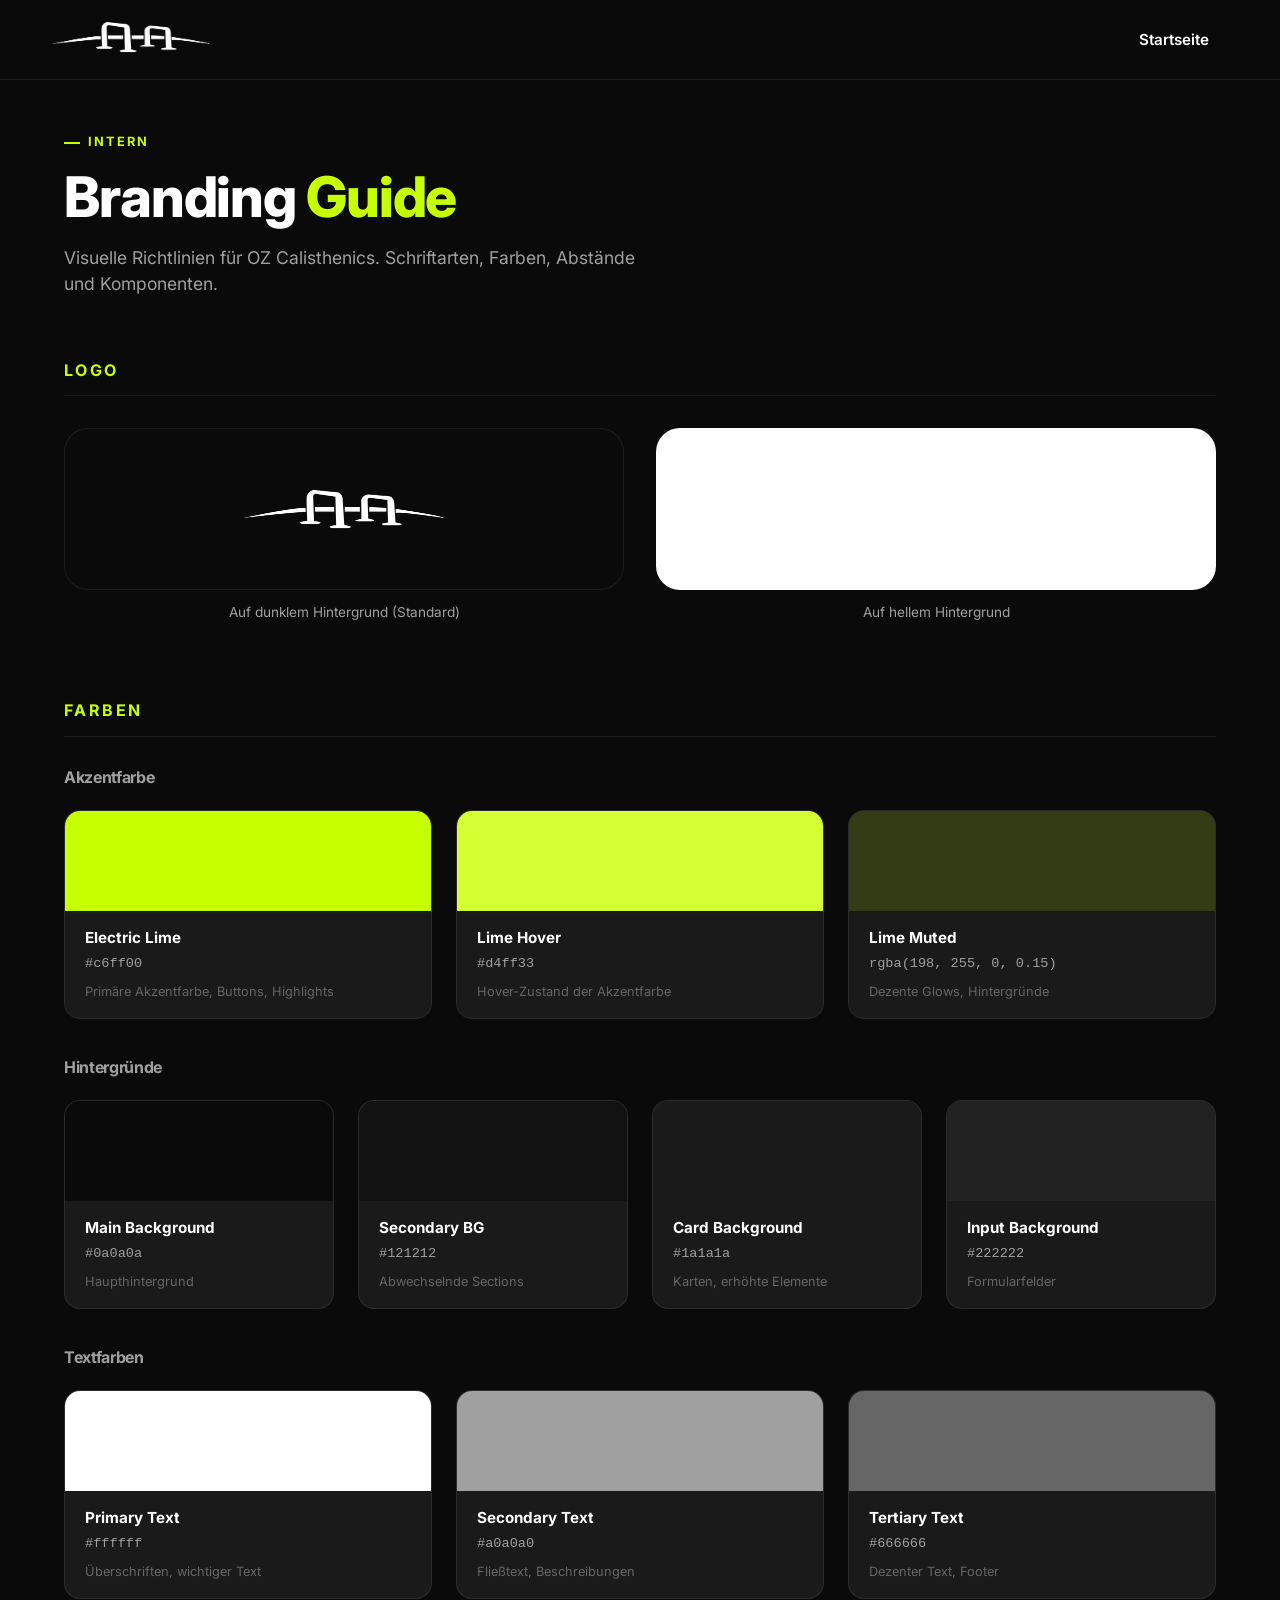
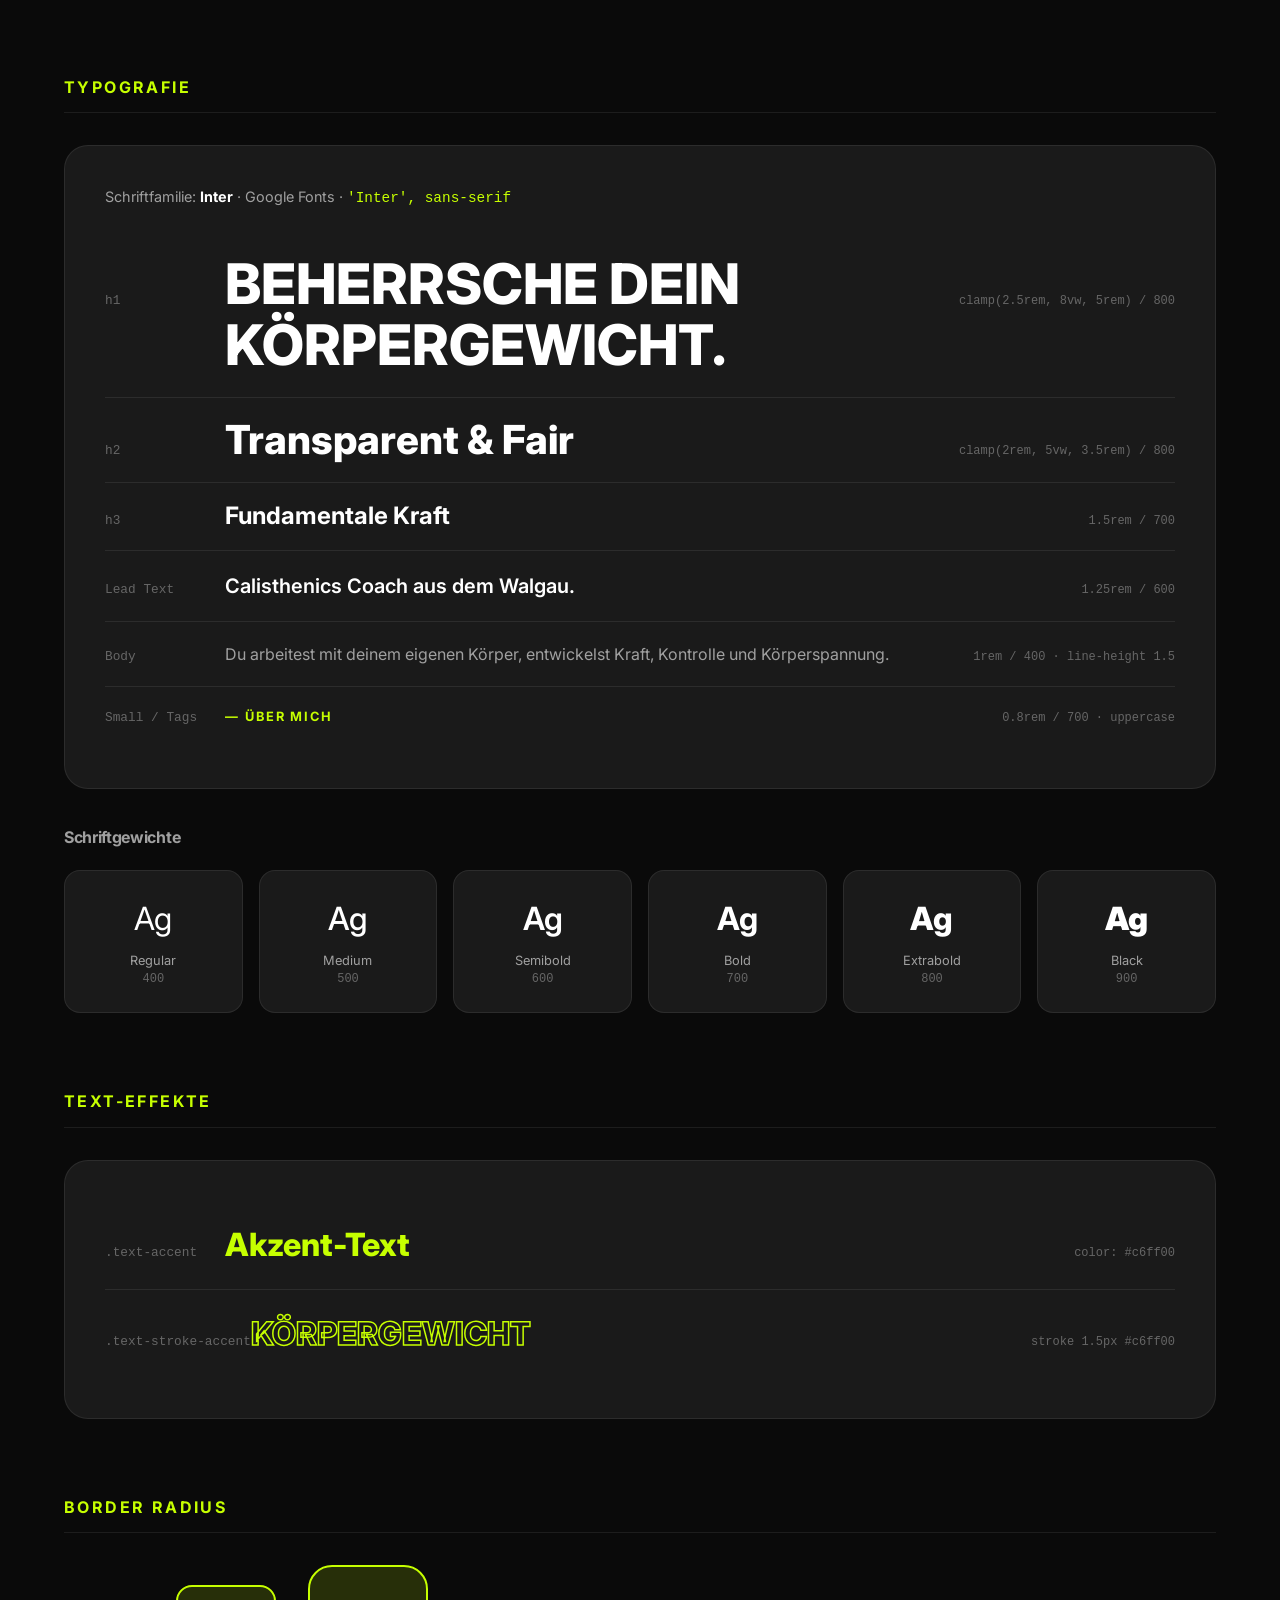
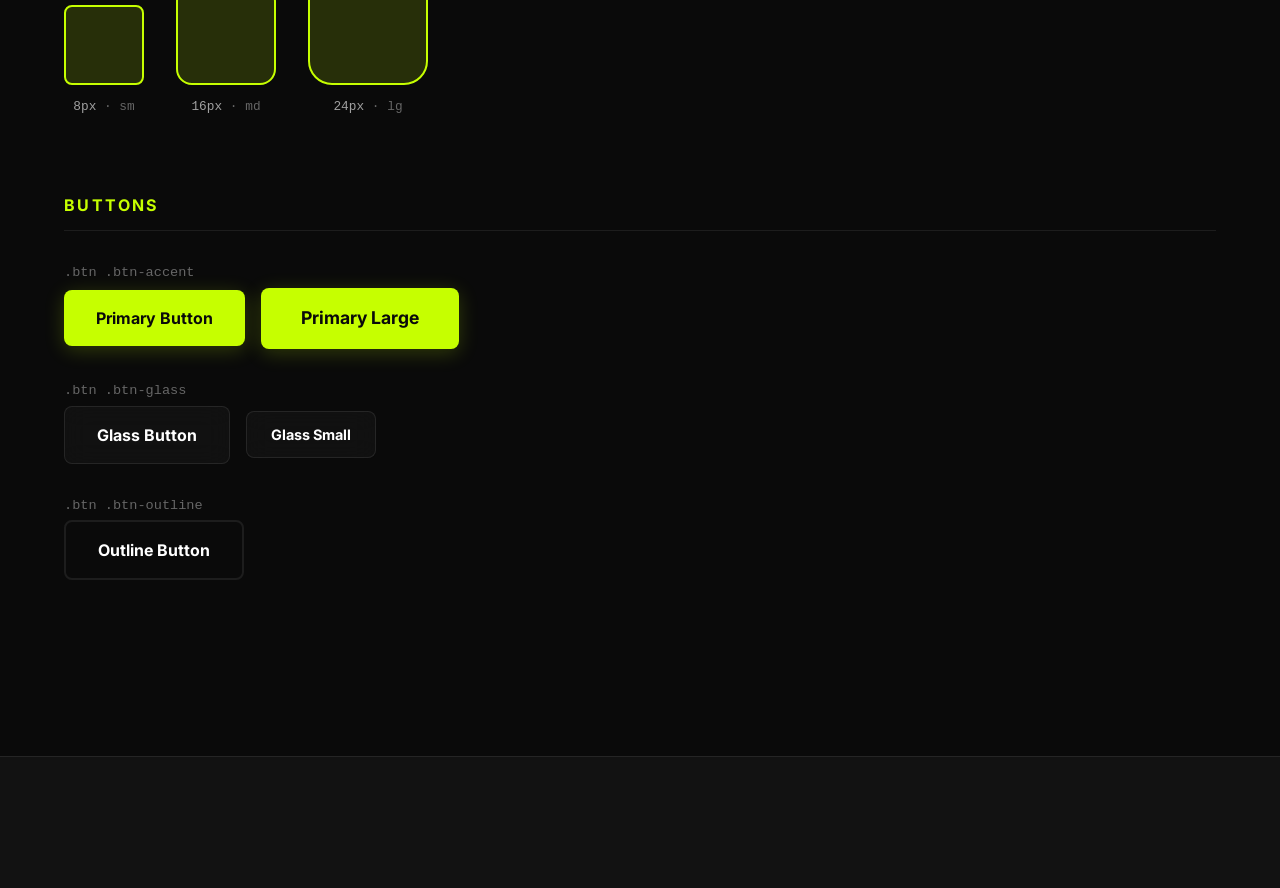
<file: branding.html>
<!DOCTYPE html>
<html lang="de">
<head>
    <!-- Google tag (gtag.js) -->
    <script async src="https://www.googletagmanager.com/gtag/js?id=G-SQ1294ECL8"></script>
    <script>
        window.dataLayer = window.dataLayer || [];
        function gtag(){dataLayer.push(arguments);}
        gtag('js', new Date());
        gtag('config', 'G-SQ1294ECL8');
    </script>
    <meta charset="UTF-8">
    <meta name="viewport" content="width=device-width, initial-scale=1.0">
    <title>Branding Guide – OZ Calisthenics</title>
    <link rel="icon" href="favicon.ico" type="image/x-icon">
    <link rel="stylesheet" href="style.css">
    <link rel="preconnect" href="https://fonts.googleapis.com">
    <link rel="preconnect" href="https://fonts.gstatic.com" crossorigin>
    <link href="https://fonts.googleapis.com/css2?family=Inter:wght@400;500;600;700;800;900&display=swap" rel="stylesheet">
    <style>
        .brand-page { padding: calc(var(--header-height) + 3rem) 0 6rem; }
        .brand-section { margin-bottom: 5rem; }
        .brand-section-title {
            font-size: 1rem; font-weight: 700; text-transform: uppercase;
            letter-spacing: 0.15em; color: var(--color-accent);
            margin-bottom: 2rem; padding-bottom: 1rem;
            border-bottom: 1px solid var(--border-light);
        }

        /* Logo */
        .logo-showcase {
            display: grid; grid-template-columns: repeat(auto-fit, minmax(250px, 1fr));
            gap: 2rem;
        }
        .logo-box {
            padding: 3rem 2rem; border-radius: var(--radius-lg);
            display: flex; align-items: center; justify-content: center;
            border: 1px solid var(--border-light);
        }
        .logo-box img { max-width: 200px; height: auto; }
        .logo-box.on-dark { background: var(--color-bg-main); }
        .logo-box.on-light { background: #ffffff; }
        .logo-box-label {
            text-align: center; margin-top: 0.75rem;
            font-size: 0.85rem; color: var(--color-text-secondary);
        }

        /* Colors */
        .color-grid {
            display: grid; grid-template-columns: repeat(auto-fit, minmax(200px, 1fr));
            gap: 1.5rem;
        }
        .color-card {
            border-radius: var(--radius-md); overflow: hidden;
            border: 1px solid var(--border-light);
            background: var(--color-bg-card);
        }
        .color-swatch { height: 100px; }
        .color-info { padding: 1rem 1.25rem; }
        .color-name { font-weight: 700; font-size: 0.95rem; margin-bottom: 0.25rem; }
        .color-hex { font-size: 0.85rem; color: var(--color-text-secondary); font-family: monospace; }
        .color-usage { font-size: 0.8rem; color: var(--color-text-tertiary); margin-top: 0.5rem; }

        /* Typography */
        .type-specimen {
            background: var(--color-bg-card); border: 1px solid var(--border-light);
            border-radius: var(--radius-lg); padding: 2.5rem; margin-bottom: 1.5rem;
        }
        .type-row {
            display: flex; justify-content: space-between; align-items: baseline;
            padding: 1.25rem 0; border-bottom: 1px solid var(--border-light);
        }
        .type-row:last-child { border-bottom: none; }
        .type-label {
            font-size: 0.8rem; color: var(--color-text-tertiary);
            min-width: 120px; font-family: monospace;
        }
        .type-example { flex: 1; }
        .type-meta {
            font-size: 0.75rem; color: var(--color-text-tertiary);
            min-width: 160px; text-align: right; font-family: monospace;
        }

        /* Weights */
        .weight-grid {
            display: grid; grid-template-columns: repeat(auto-fit, minmax(140px, 1fr));
            gap: 1rem;
        }
        .weight-card {
            background: var(--color-bg-card); border: 1px solid var(--border-light);
            border-radius: var(--radius-md); padding: 1.5rem; text-align: center;
        }
        .weight-preview { font-size: 2rem; margin-bottom: 0.5rem; }
        .weight-name { font-size: 0.8rem; color: var(--color-text-secondary); }
        .weight-value { font-size: 0.75rem; color: var(--color-text-tertiary); font-family: monospace; }

        /* Radius & Spacing */
        .radius-grid {
            display: flex; gap: 2rem; flex-wrap: wrap; align-items: end;
        }
        .radius-item { text-align: center; }
        .radius-box {
            background: var(--color-accent-muted); border: 2px solid var(--color-accent);
            margin-bottom: 0.75rem;
        }
        .radius-label { font-size: 0.8rem; color: var(--color-text-secondary); font-family: monospace; }

        /* Buttons */
        .button-showcase {
            display: flex; flex-wrap: wrap; gap: 1rem; align-items: center;
            margin-bottom: 1.5rem;
        }
        .button-label {
            font-size: 0.85rem; color: var(--color-text-tertiary);
            font-family: monospace; width: 100%; margin-bottom: 0.25rem;
        }

        @media (max-width: 768px) {
            .type-row { flex-direction: column; gap: 0.25rem; }
            .type-meta { text-align: left; }
            .type-label { margin-bottom: 0.25rem; }
        }
    </style>
</head>
<body>
    <nav class="navbar scrolled" id="navbar">
        <div class="nav-container">
            <a href="index.html" class="nav-logo" aria-label="Zurück zur Startseite">
                <img src="logo.png" alt="OZ Calisthenics Logo" class="logo-img">
            </a>
            <ul class="nav-menu" id="nav-menu">
                <li><a href="index.html" class="nav-link">Startseite</a></li>
            </ul>
        </div>
    </nav>

    <main class="brand-page">
        <div class="container">
            <div class="section-header" style="margin-bottom: 4rem;">
                <span class="section-tag">Intern</span>
                <h1 style="font-size: clamp(2rem, 5vw, 3.5rem);">Branding <span class="text-accent">Guide</span></h1>
                <p class="section-subtitle" style="margin: 1rem 0 0;">Visuelle Richtlinien für OZ Calisthenics. Schriftarten, Farben, Abstände und Komponenten.</p>
            </div>

            <!-- Logo -->
            <section class="brand-section">
                <h2 class="brand-section-title">Logo</h2>
                <div class="logo-showcase">
                    <div>
                        <div class="logo-box on-dark">
                            <img src="logo.png" alt="Logo auf dunklem Hintergrund">
                        </div>
                        <p class="logo-box-label">Auf dunklem Hintergrund (Standard)</p>
                    </div>
                    <div>
                        <div class="logo-box on-light">
                            <img src="logo.png" alt="Logo auf hellem Hintergrund">
                        </div>
                        <p class="logo-box-label">Auf hellem Hintergrund</p>
                    </div>
                </div>
            </section>

            <!-- Farben -->
            <section class="brand-section">
                <h2 class="brand-section-title">Farben</h2>

                <h3 style="font-size: 1rem; margin-bottom: 1.5rem; color: var(--color-text-secondary);">Akzentfarbe</h3>
                <div class="color-grid" style="margin-bottom: 2.5rem;">
                    <div class="color-card">
                        <div class="color-swatch" style="background: #c6ff00;"></div>
                        <div class="color-info">
                            <div class="color-name">Electric Lime</div>
                            <div class="color-hex">#c6ff00</div>
                            <div class="color-usage">Primäre Akzentfarbe, Buttons, Highlights</div>
                        </div>
                    </div>
                    <div class="color-card">
                        <div class="color-swatch" style="background: #d4ff33;"></div>
                        <div class="color-info">
                            <div class="color-name">Lime Hover</div>
                            <div class="color-hex">#d4ff33</div>
                            <div class="color-usage">Hover-Zustand der Akzentfarbe</div>
                        </div>
                    </div>
                    <div class="color-card">
                        <div class="color-swatch" style="background: rgba(198, 255, 0, 0.15);"></div>
                        <div class="color-info">
                            <div class="color-name">Lime Muted</div>
                            <div class="color-hex">rgba(198, 255, 0, 0.15)</div>
                            <div class="color-usage">Dezente Glows, Hintergründe</div>
                        </div>
                    </div>
                </div>

                <h3 style="font-size: 1rem; margin-bottom: 1.5rem; color: var(--color-text-secondary);">Hintergründe</h3>
                <div class="color-grid" style="margin-bottom: 2.5rem;">
                    <div class="color-card">
                        <div class="color-swatch" style="background: #0a0a0a;"></div>
                        <div class="color-info">
                            <div class="color-name">Main Background</div>
                            <div class="color-hex">#0a0a0a</div>
                            <div class="color-usage">Haupthintergrund</div>
                        </div>
                    </div>
                    <div class="color-card">
                        <div class="color-swatch" style="background: #121212;"></div>
                        <div class="color-info">
                            <div class="color-name">Secondary BG</div>
                            <div class="color-hex">#121212</div>
                            <div class="color-usage">Abwechselnde Sections</div>
                        </div>
                    </div>
                    <div class="color-card">
                        <div class="color-swatch" style="background: #1a1a1a;"></div>
                        <div class="color-info">
                            <div class="color-name">Card Background</div>
                            <div class="color-hex">#1a1a1a</div>
                            <div class="color-usage">Karten, erhöhte Elemente</div>
                        </div>
                    </div>
                    <div class="color-card">
                        <div class="color-swatch" style="background: #222222;"></div>
                        <div class="color-info">
                            <div class="color-name">Input Background</div>
                            <div class="color-hex">#222222</div>
                            <div class="color-usage">Formularfelder</div>
                        </div>
                    </div>
                </div>

                <h3 style="font-size: 1rem; margin-bottom: 1.5rem; color: var(--color-text-secondary);">Textfarben</h3>
                <div class="color-grid">
                    <div class="color-card">
                        <div class="color-swatch" style="background: #ffffff;"></div>
                        <div class="color-info">
                            <div class="color-name">Primary Text</div>
                            <div class="color-hex">#ffffff</div>
                            <div class="color-usage">Überschriften, wichtiger Text</div>
                        </div>
                    </div>
                    <div class="color-card">
                        <div class="color-swatch" style="background: #a0a0a0;"></div>
                        <div class="color-info">
                            <div class="color-name">Secondary Text</div>
                            <div class="color-hex">#a0a0a0</div>
                            <div class="color-usage">Fließtext, Beschreibungen</div>
                        </div>
                    </div>
                    <div class="color-card">
                        <div class="color-swatch" style="background: #666666;"></div>
                        <div class="color-info">
                            <div class="color-name">Tertiary Text</div>
                            <div class="color-hex">#666666</div>
                            <div class="color-usage">Dezenter Text, Footer</div>
                        </div>
                    </div>
                </div>
            </section>

            <!-- Typografie -->
            <section class="brand-section">
                <h2 class="brand-section-title">Typografie</h2>

                <div class="type-specimen" style="margin-bottom: 2.5rem;">
                    <p style="color: var(--color-text-secondary); margin-bottom: 1.5rem; font-size: 0.9rem;">
                        Schriftfamilie: <strong style="color: var(--color-text-primary);">Inter</strong> · Google Fonts ·
                        <span style="font-family: monospace; color: var(--color-accent);">'Inter', sans-serif</span>
                    </p>
                    <div class="type-row">
                        <span class="type-label">h1</span>
                        <span class="type-example" style="font-size: clamp(2.5rem, 8vw, 3.5rem); font-weight: 800; line-height: 1.1;">BEHERRSCHE DEIN KÖRPERGEWICHT.</span>
                        <span class="type-meta">clamp(2.5rem, 8vw, 5rem) / 800</span>
                    </div>
                    <div class="type-row">
                        <span class="type-label">h2</span>
                        <span class="type-example" style="font-size: clamp(1.75rem, 4vw, 2.5rem); font-weight: 800; line-height: 1.1;">Transparent & Fair</span>
                        <span class="type-meta">clamp(2rem, 5vw, 3.5rem) / 800</span>
                    </div>
                    <div class="type-row">
                        <span class="type-label">h3</span>
                        <span class="type-example" style="font-size: 1.5rem; font-weight: 700; line-height: 1.1;">Fundamentale Kraft</span>
                        <span class="type-meta">1.5rem / 700</span>
                    </div>
                    <div class="type-row">
                        <span class="type-label">Lead Text</span>
                        <span class="type-example" style="font-size: 1.25rem; font-weight: 600;">Calisthenics Coach aus dem Walgau.</span>
                        <span class="type-meta">1.25rem / 600</span>
                    </div>
                    <div class="type-row">
                        <span class="type-label">Body</span>
                        <span class="type-example" style="color: var(--color-text-secondary);">Du arbeitest mit deinem eigenen Körper, entwickelst Kraft, Kontrolle und Körperspannung.</span>
                        <span class="type-meta">1rem / 400 · line-height 1.5</span>
                    </div>
                    <div class="type-row">
                        <span class="type-label">Small / Tags</span>
                        <span class="type-example" style="font-size: 0.8rem; font-weight: 700; text-transform: uppercase; letter-spacing: 0.15em; color: var(--color-accent);">— Über mich</span>
                        <span class="type-meta">0.8rem / 700 · uppercase</span>
                    </div>
                </div>

                <h3 style="font-size: 1rem; margin-bottom: 1.5rem; color: var(--color-text-secondary);">Schriftgewichte</h3>
                <div class="weight-grid">
                    <div class="weight-card">
                        <div class="weight-preview" style="font-weight: 400;">Ag</div>
                        <div class="weight-name">Regular</div>
                        <div class="weight-value">400</div>
                    </div>
                    <div class="weight-card">
                        <div class="weight-preview" style="font-weight: 500;">Ag</div>
                        <div class="weight-name">Medium</div>
                        <div class="weight-value">500</div>
                    </div>
                    <div class="weight-card">
                        <div class="weight-preview" style="font-weight: 600;">Ag</div>
                        <div class="weight-name">Semibold</div>
                        <div class="weight-value">600</div>
                    </div>
                    <div class="weight-card">
                        <div class="weight-preview" style="font-weight: 700;">Ag</div>
                        <div class="weight-name">Bold</div>
                        <div class="weight-value">700</div>
                    </div>
                    <div class="weight-card">
                        <div class="weight-preview" style="font-weight: 800;">Ag</div>
                        <div class="weight-name">Extrabold</div>
                        <div class="weight-value">800</div>
                    </div>
                    <div class="weight-card">
                        <div class="weight-preview" style="font-weight: 900;">Ag</div>
                        <div class="weight-name">Black</div>
                        <div class="weight-value">900</div>
                    </div>
                </div>
            </section>

            <!-- Spezialeffekte -->
            <section class="brand-section">
                <h2 class="brand-section-title">Text-Effekte</h2>
                <div class="type-specimen">
                    <div class="type-row">
                        <span class="type-label">.text-accent</span>
                        <span class="type-example" style="font-size: 2rem; font-weight: 800; color: var(--color-accent);">Akzent-Text</span>
                        <span class="type-meta">color: #c6ff00</span>
                    </div>
                    <div class="type-row">
                        <span class="type-label">.text-stroke-accent</span>
                        <span class="type-example" style="font-size: 2rem; font-weight: 800; color: transparent; -webkit-text-stroke: 1.5px var(--color-accent);">KÖRPERGEWICHT</span>
                        <span class="type-meta">stroke 1.5px #c6ff00</span>
                    </div>
                </div>
            </section>

            <!-- Border Radius -->
            <section class="brand-section">
                <h2 class="brand-section-title">Border Radius</h2>
                <div class="radius-grid">
                    <div class="radius-item">
                        <div class="radius-box" style="width: 80px; height: 80px; border-radius: 8px;"></div>
                        <div class="radius-label">8px <span style="color: var(--color-text-tertiary);">· sm</span></div>
                    </div>
                    <div class="radius-item">
                        <div class="radius-box" style="width: 100px; height: 100px; border-radius: 16px;"></div>
                        <div class="radius-label">16px <span style="color: var(--color-text-tertiary);">· md</span></div>
                    </div>
                    <div class="radius-item">
                        <div class="radius-box" style="width: 120px; height: 120px; border-radius: 24px;"></div>
                        <div class="radius-label">24px <span style="color: var(--color-text-tertiary);">· lg</span></div>
                    </div>
                </div>
            </section>

            <!-- Buttons -->
            <section class="brand-section">
                <h2 class="brand-section-title">Buttons</h2>
                <div style="margin-bottom: 2rem;">
                    <div class="button-label">.btn .btn-accent</div>
                    <div class="button-showcase">
                        <a href="#" class="btn btn-accent">Primary Button</a>
                        <a href="#" class="btn btn-accent btn-large">Primary Large</a>
                    </div>
                </div>
                <div style="margin-bottom: 2rem;">
                    <div class="button-label">.btn .btn-glass</div>
                    <div class="button-showcase">
                        <a href="#" class="btn btn-glass">Glass Button</a>
                        <a href="#" class="btn btn-glass btn-sm">Glass Small</a>
                    </div>
                </div>
                <div>
                    <div class="button-label">.btn .btn-outline</div>
                    <div class="button-showcase">
                        <a href="#" class="btn btn-outline">Outline Button</a>
                    </div>
                </div>
            </section>

        </div>
    </main>

    <footer class="footer">
        <div class="container">
            <div class="footer-bottom" style="border-top: none; padding-top: 0;">
                <span>&copy; 2026 OZ Calisthenics – Olcay Zengin.</span>
                <a href="index.html" class="impressum-link">Zurück zur Startseite</a>
            </div>
        </div>
    </footer>
</body>
</html>
</file>
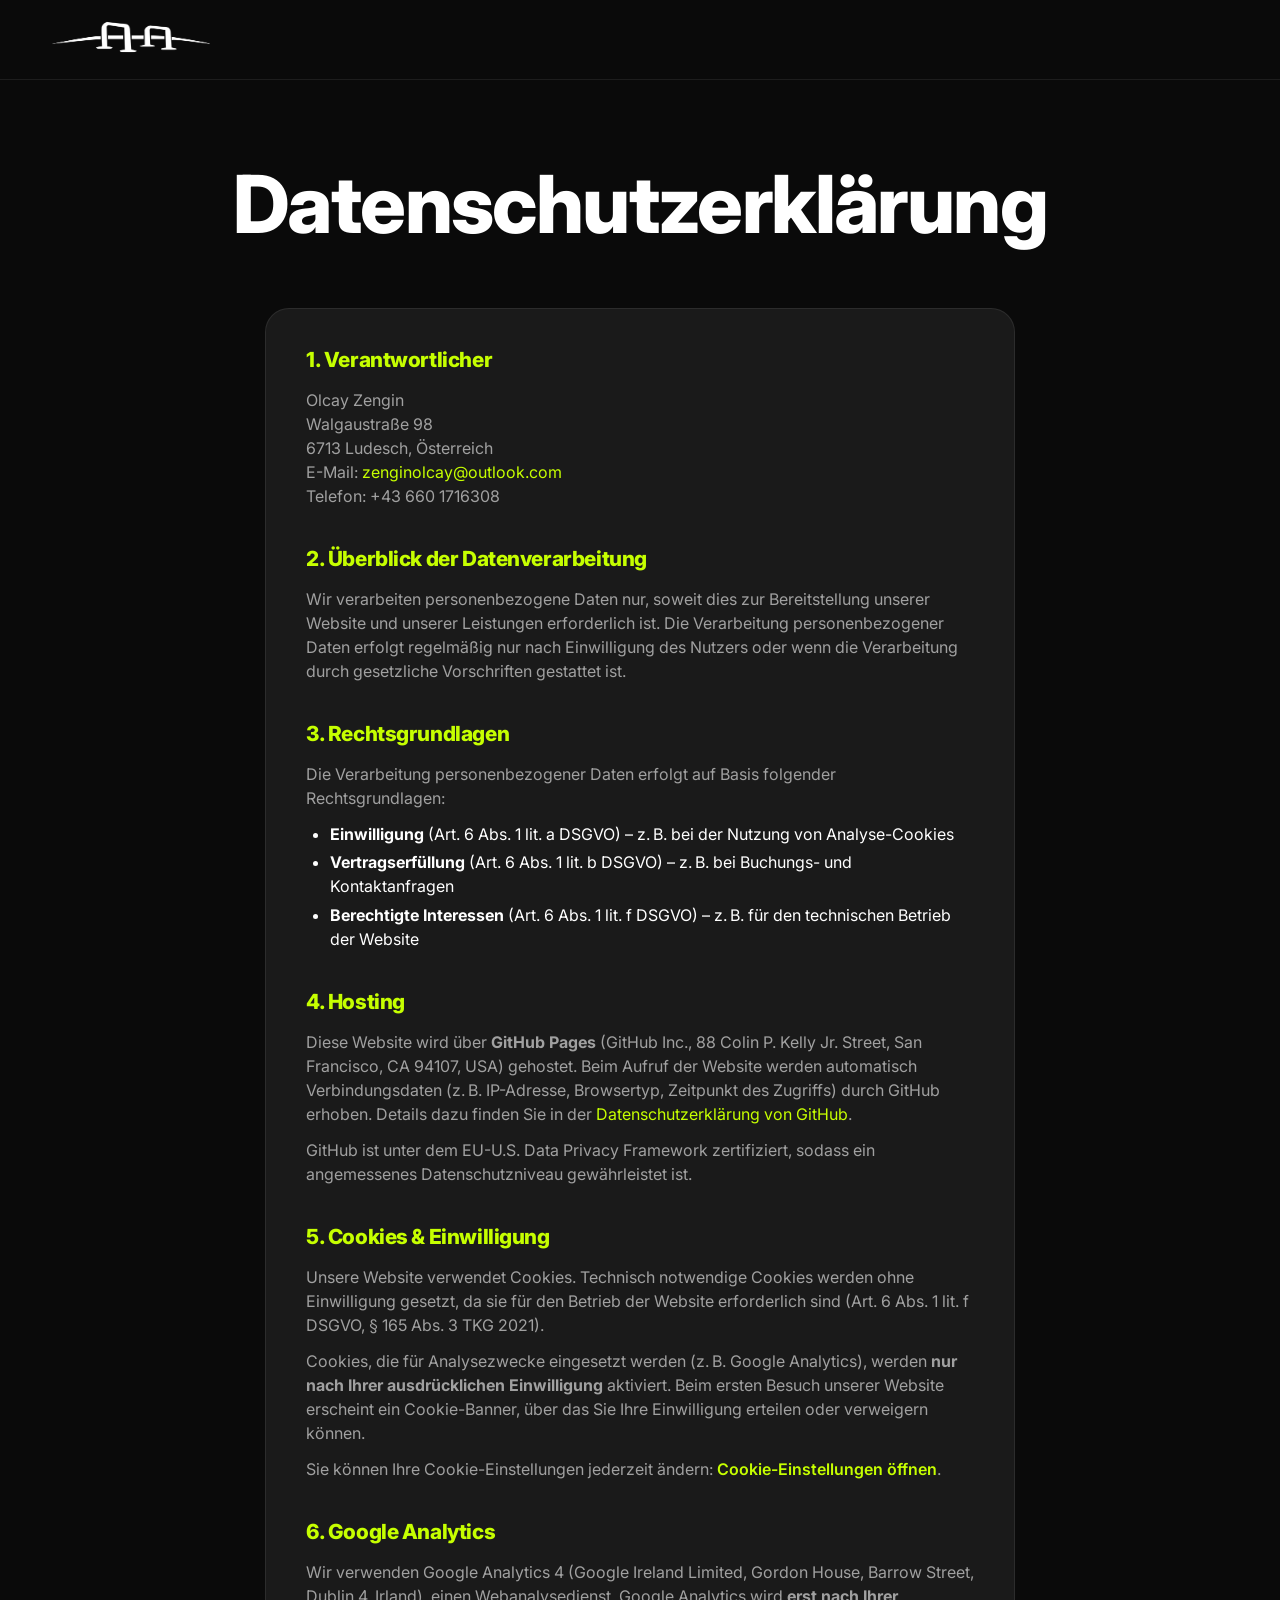
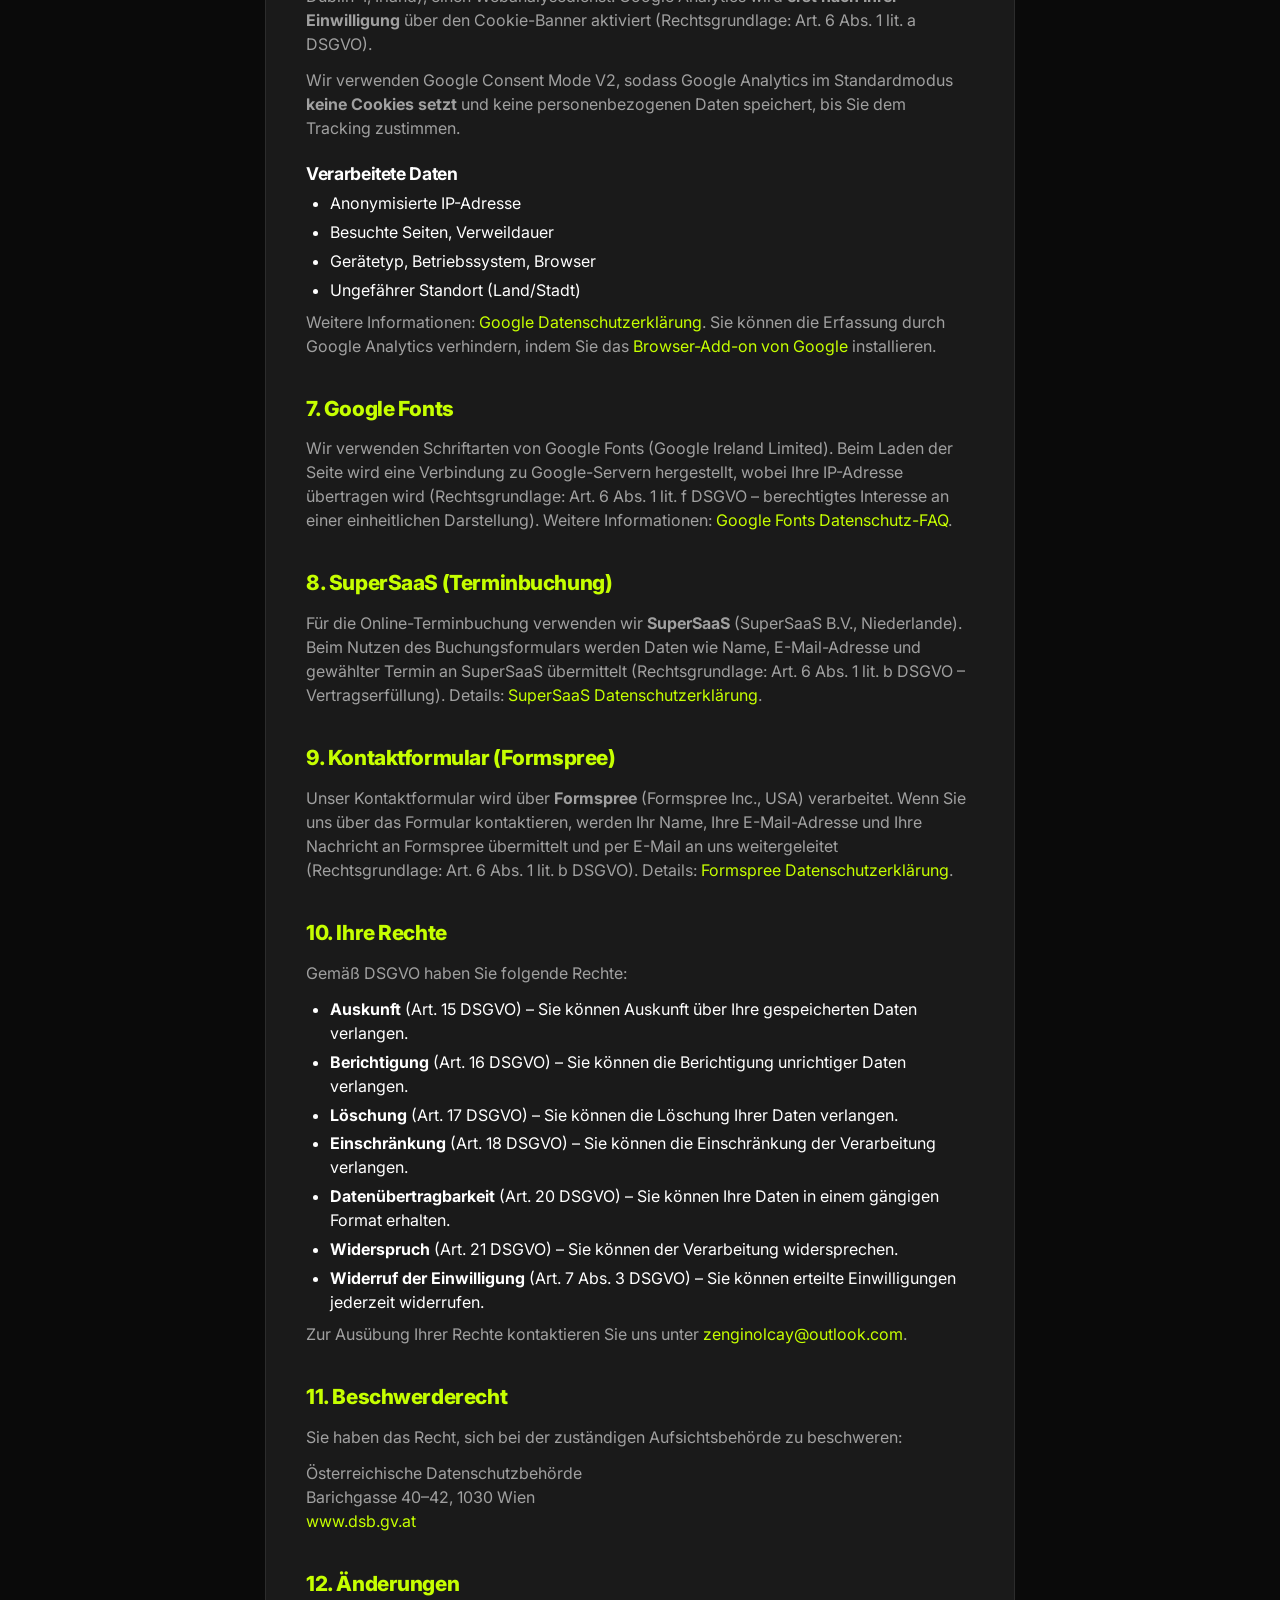
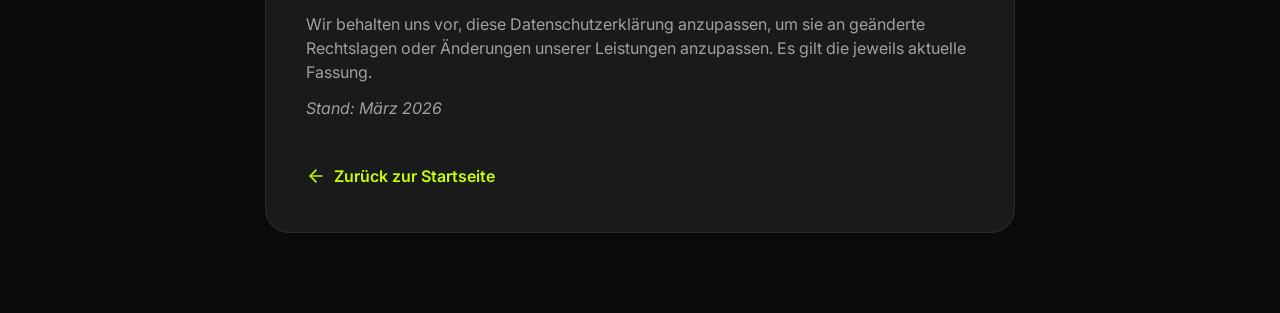
<file: datenschutz.html>
<!DOCTYPE html>
<html lang="de">
<head>
    <!-- Google Analytics -->
    <script src="analytics.js"></script>
    <script async src="https://www.googletagmanager.com/gtag/js?id=G-SQ1294ECL8"></script>
    <meta charset="UTF-8">
    <meta name="viewport" content="width=device-width, initial-scale=1.0">
    <title>Datenschutz – OZ Calisthenics</title>
    <meta name="description" content="Datenschutzerklärung von OZ Calisthenics – Informationen zur Verarbeitung personenbezogener Daten.">
    <link rel="icon" href="favicon.ico" type="image/x-icon">
    <link rel="stylesheet" href="style.css">
    <link rel="preconnect" href="https://fonts.googleapis.com">
    <link rel="preconnect" href="https://fonts.gstatic.com" crossorigin>
    <link href="https://fonts.googleapis.com/css2?family=Inter:wght@400;600;700;800;900&display=swap" rel="stylesheet">
</head>
<body>
    <nav class="navbar navbar-legal">
        <div class="nav-container">
            <a href="index.html" class="nav-logo">
                <img src="logo.png" alt="OZ Calisthenics Logo" class="logo-img">
            </a>
        </div>
    </nav>

    <div class="container">
        <div class="page-header">
            <h1>Datenschutz&shy;erkl&auml;rung</h1>
        </div>

        <div class="legal-content">

            <h2>1. Verantwortlicher</h2>
            <p>
                Olcay Zengin<br>
                Walgaustra&szlig;e 98<br>
                6713 Ludesch, &Ouml;sterreich<br>
                E-Mail: <a href="mailto:zenginolcay@outlook.com">zenginolcay@outlook.com</a><br>
                Telefon: +43 660 1716308
            </p>

            <h2>2. &Uuml;berblick der Datenverarbeitung</h2>
            <p>Wir verarbeiten personenbezogene Daten nur, soweit dies zur Bereitstellung unserer Website und unserer Leistungen erforderlich ist. Die Verarbeitung personenbezogener Daten erfolgt regelm&auml;&szlig;ig nur nach Einwilligung des Nutzers oder wenn die Verarbeitung durch gesetzliche Vorschriften gestattet ist.</p>

            <h2>3. Rechtsgrundlagen</h2>
            <p>Die Verarbeitung personenbezogener Daten erfolgt auf Basis folgender Rechtsgrundlagen:</p>
            <ul>
                <li><strong>Einwilligung</strong> (Art. 6 Abs. 1 lit. a DSGVO) &ndash; z.&thinsp;B. bei der Nutzung von Analyse-Cookies</li>
                <li><strong>Vertragserf&uuml;llung</strong> (Art. 6 Abs. 1 lit. b DSGVO) &ndash; z.&thinsp;B. bei Buchungs- und Kontaktanfragen</li>
                <li><strong>Berechtigte Interessen</strong> (Art. 6 Abs. 1 lit. f DSGVO) &ndash; z.&thinsp;B. f&uuml;r den technischen Betrieb der Website</li>
            </ul>

            <h2>4. Hosting</h2>
            <p>Diese Website wird &uuml;ber <strong>GitHub Pages</strong> (GitHub Inc., 88 Colin P. Kelly Jr. Street, San Francisco, CA 94107, USA) gehostet. Beim Aufruf der Website werden automatisch Verbindungsdaten (z.&thinsp;B. IP-Adresse, Browsertyp, Zeitpunkt des Zugriffs) durch GitHub erhoben. Details dazu finden Sie in der <a href="https://docs.github.com/en/site-policy/privacy-policies/github-general-privacy-statement" target="_blank" rel="noopener">Datenschutzerkl&auml;rung von GitHub</a>.</p>
            <p>GitHub ist unter dem EU-U.S. Data Privacy Framework zertifiziert, sodass ein angemessenes Datenschutzniveau gew&auml;hrleistet ist.</p>

            <h2>5. Cookies &amp; Einwilligung</h2>
            <p>Unsere Website verwendet Cookies. Technisch notwendige Cookies werden ohne Einwilligung gesetzt, da sie f&uuml;r den Betrieb der Website erforderlich sind (Art. 6 Abs. 1 lit. f DSGVO, &sect; 165 Abs. 3 TKG 2021).</p>
            <p>Cookies, die f&uuml;r Analysezwecke eingesetzt werden (z.&thinsp;B. Google Analytics), werden <strong>nur nach Ihrer ausdr&uuml;cklichen Einwilligung</strong> aktiviert. Beim ersten Besuch unserer Website erscheint ein Cookie-Banner, &uuml;ber das Sie Ihre Einwilligung erteilen oder verweigern k&ouml;nnen.</p>
            <p>Sie k&ouml;nnen Ihre Cookie-Einstellungen jederzeit &auml;ndern: <a href="#" id="open_preferences_center" class="cookie-settings-link">Cookie-Einstellungen &ouml;ffnen</a>.</p>

            <h2>6. Google Analytics</h2>
            <p>Wir verwenden Google Analytics 4 (Google Ireland Limited, Gordon House, Barrow Street, Dublin 4, Irland), einen Webanalysedienst. Google Analytics wird <strong>erst nach Ihrer Einwilligung</strong> &uuml;ber den Cookie-Banner aktiviert (Rechtsgrundlage: Art. 6 Abs. 1 lit. a DSGVO).</p>
            <p>Wir verwenden Google Consent Mode V2, sodass Google Analytics im Standardmodus <strong>keine Cookies setzt</strong> und keine personenbezogenen Daten speichert, bis Sie dem Tracking zustimmen.</p>
            <h3>Verarbeitete Daten</h3>
            <ul>
                <li>Anonymisierte IP-Adresse</li>
                <li>Besuchte Seiten, Verweildauer</li>
                <li>Ger&auml;tetyp, Betriebssystem, Browser</li>
                <li>Ungef&auml;hrer Standort (Land/Stadt)</li>
            </ul>
            <p>Weitere Informationen: <a href="https://policies.google.com/privacy" target="_blank" rel="noopener">Google Datenschutzerkl&auml;rung</a>. Sie k&ouml;nnen die Erfassung durch Google Analytics verhindern, indem Sie das <a href="https://tools.google.com/dlpage/gaoptout" target="_blank" rel="noopener">Browser-Add-on von Google</a> installieren.</p>

            <h2>7. Google Fonts</h2>
            <p>Wir verwenden Schriftarten von Google Fonts (Google Ireland Limited). Beim Laden der Seite wird eine Verbindung zu Google-Servern hergestellt, wobei Ihre IP-Adresse &uuml;bertragen wird (Rechtsgrundlage: Art. 6 Abs. 1 lit. f DSGVO &ndash; berechtigtes Interesse an einer einheitlichen Darstellung). Weitere Informationen: <a href="https://developers.google.com/fonts/faq/privacy" target="_blank" rel="noopener">Google Fonts Datenschutz-FAQ</a>.</p>

            <h2>8. SuperSaaS (Terminbuchung)</h2>
            <p>F&uuml;r die Online-Terminbuchung verwenden wir <strong>SuperSaaS</strong> (SuperSaaS B.V., Niederlande). Beim Nutzen des Buchungsformulars werden Daten wie Name, E-Mail-Adresse und gew&auml;hlter Termin an SuperSaaS &uuml;bermittelt (Rechtsgrundlage: Art. 6 Abs. 1 lit. b DSGVO &ndash; Vertragserf&uuml;llung). Details: <a href="https://www.supersaas.com/info/privacy" target="_blank" rel="noopener">SuperSaaS Datenschutzerkl&auml;rung</a>.</p>

            <h2>9. Kontaktformular (Formspree)</h2>
            <p>Unser Kontaktformular wird &uuml;ber <strong>Formspree</strong> (Formspree Inc., USA) verarbeitet. Wenn Sie uns &uuml;ber das Formular kontaktieren, werden Ihr Name, Ihre E-Mail-Adresse und Ihre Nachricht an Formspree &uuml;bermittelt und per E-Mail an uns weitergeleitet (Rechtsgrundlage: Art. 6 Abs. 1 lit. b DSGVO). Details: <a href="https://formspree.io/legal/privacy-policy/" target="_blank" rel="noopener">Formspree Datenschutzerkl&auml;rung</a>.</p>

            <h2>10. Ihre Rechte</h2>
            <p>Gem&auml;&szlig; DSGVO haben Sie folgende Rechte:</p>
            <ul>
                <li><strong>Auskunft</strong> (Art. 15 DSGVO) &ndash; Sie k&ouml;nnen Auskunft &uuml;ber Ihre gespeicherten Daten verlangen.</li>
                <li><strong>Berichtigung</strong> (Art. 16 DSGVO) &ndash; Sie k&ouml;nnen die Berichtigung unrichtiger Daten verlangen.</li>
                <li><strong>L&ouml;schung</strong> (Art. 17 DSGVO) &ndash; Sie k&ouml;nnen die L&ouml;schung Ihrer Daten verlangen.</li>
                <li><strong>Einschr&auml;nkung</strong> (Art. 18 DSGVO) &ndash; Sie k&ouml;nnen die Einschr&auml;nkung der Verarbeitung verlangen.</li>
                <li><strong>Daten&uuml;bertragbarkeit</strong> (Art. 20 DSGVO) &ndash; Sie k&ouml;nnen Ihre Daten in einem g&auml;ngigen Format erhalten.</li>
                <li><strong>Widerspruch</strong> (Art. 21 DSGVO) &ndash; Sie k&ouml;nnen der Verarbeitung widersprechen.</li>
                <li><strong>Widerruf der Einwilligung</strong> (Art. 7 Abs. 3 DSGVO) &ndash; Sie k&ouml;nnen erteilte Einwilligungen jederzeit widerrufen.</li>
            </ul>
            <p>Zur Aus&uuml;bung Ihrer Rechte kontaktieren Sie uns unter <a href="mailto:zenginolcay@outlook.com">zenginolcay@outlook.com</a>.</p>

            <h2>11. Beschwerderecht</h2>
            <p>Sie haben das Recht, sich bei der zust&auml;ndigen Aufsichtsbeh&ouml;rde zu beschweren:</p>
            <p>
                &Ouml;sterreichische Datenschutzbeh&ouml;rde<br>
                Barichgasse 40&ndash;42, 1030 Wien<br>
                <a href="https://www.dsb.gv.at" target="_blank" rel="noopener">www.dsb.gv.at</a>
            </p>

            <h2>12. &Auml;nderungen</h2>
            <p>Wir behalten uns vor, diese Datenschutzerkl&auml;rung anzupassen, um sie an ge&auml;nderte Rechtslagen oder &Auml;nderungen unserer Leistungen anzupassen. Es gilt die jeweils aktuelle Fassung.</p>
            <p><em>Stand: M&auml;rz 2026</em></p>

            <a href="index.html" class="legal-back">
                <svg xmlns="http://www.w3.org/2000/svg" width="20" height="20" viewBox="0 0 24 24" fill="none" stroke="currentColor" stroke-width="2" stroke-linecap="round" stroke-linejoin="round"><line x1="19" y1="12" x2="5" y2="12"></line><polyline points="12 19 5 12 12 5"></polyline></svg>
                Zur&uuml;ck zur Startseite
            </a>
        </div>
    </div>

    <!-- Cookie Consent -->
    <script src="https://www.termsfeed.com/public/cookie-consent/4.2.0/cookie-consent.js" charset="UTF-8"></script>
    <script src="cookie-consent.js"></script>
</body>
</html>
</file>
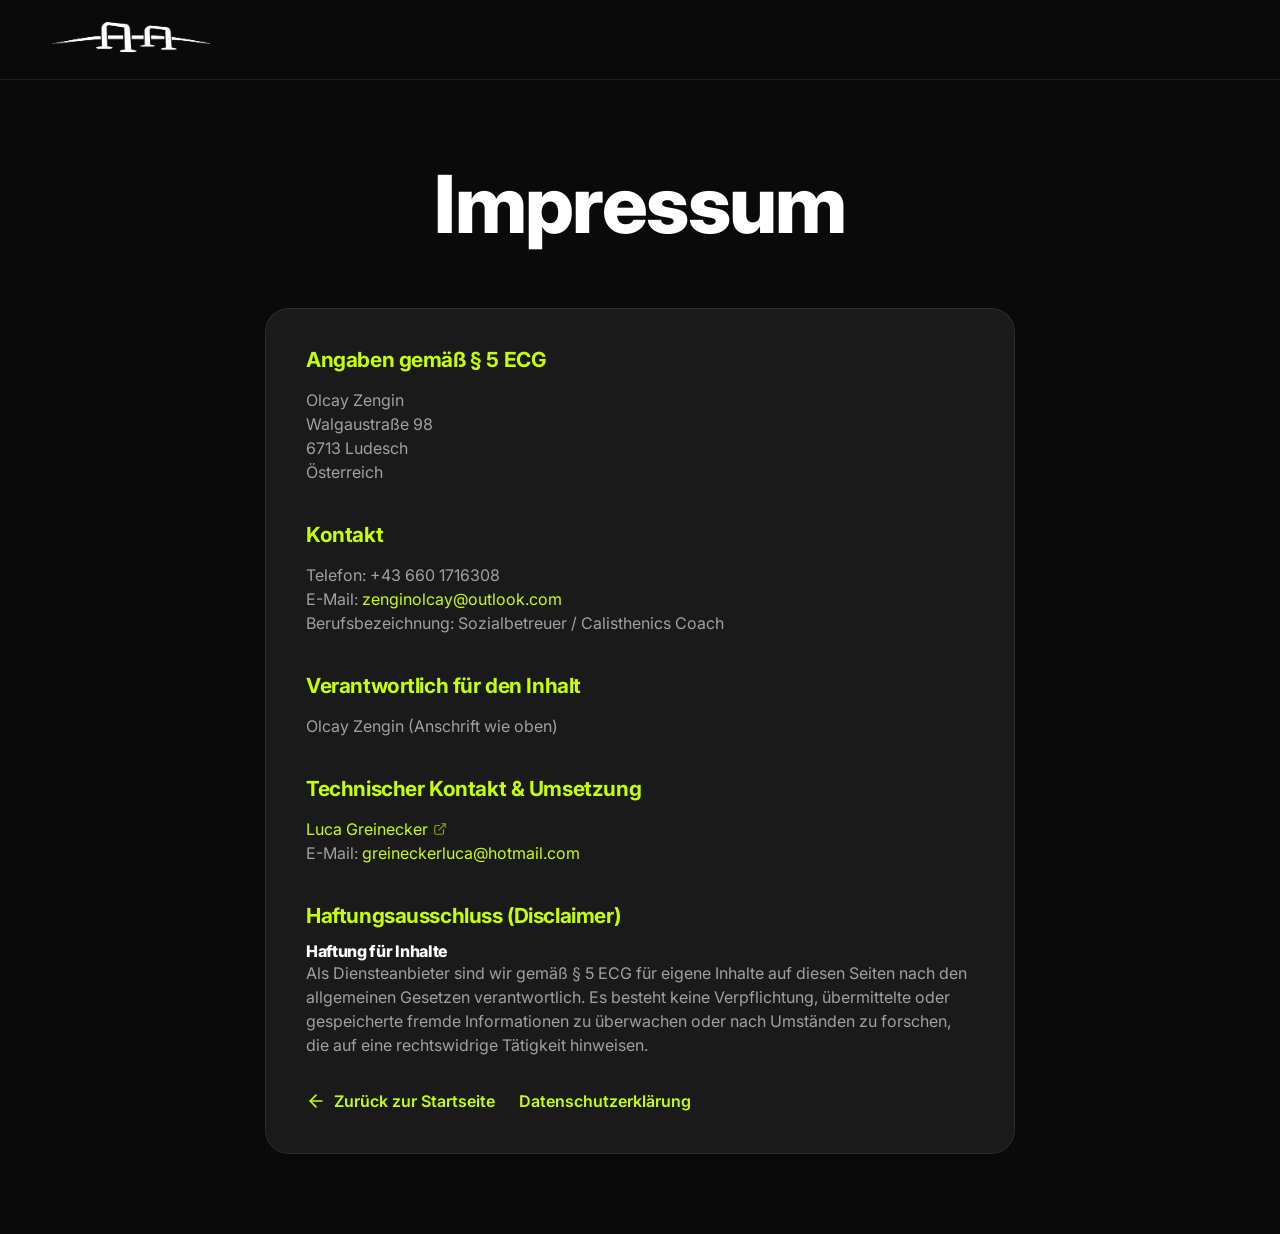
<file: impressum.html>
<!DOCTYPE html>
<html lang="de">
<head>
    <!-- Google Analytics -->
    <script src="analytics.js"></script>
    <script async src="https://www.googletagmanager.com/gtag/js?id=G-SQ1294ECL8"></script>
    <meta charset="UTF-8">
    <meta name="viewport" content="width=device-width, initial-scale=1.0">
    <title>Impressum – OZ Calisthenics</title>
    <meta name="description" content="Impressum von OZ Calisthenics – Olcay Zengin, Calisthenics Coach in Bludenz, Vorarlberg.">
    <link rel="icon" href="favicon.ico" type="image/x-icon">
    <link rel="stylesheet" href="style.css">
    <link rel="preconnect" href="https://fonts.googleapis.com">
    <link rel="preconnect" href="https://fonts.gstatic.com" crossorigin>
    <link href="https://fonts.googleapis.com/css2?family=Inter:wght@400;600;700;800;900&display=swap" rel="stylesheet">
</head>
<body>
     <nav class="navbar navbar-legal">
        <div class="nav-container">
            <a href="index.html" class="nav-logo">
                <img src="logo.png" alt="OZ Calisthenics Logo" class="logo-img">
            </a>
        </div>
    </nav>

    <div class="container">
        <div class="page-header">
            <h1>Impressum</h1>
        </div>

        <div class="impressum-content">
            <h3>Angaben gemäß § 5 ECG</h3>
            <p>
                Olcay Zengin<br>
                Walgaustraße 98<br>
                6713 Ludesch<br>
                Österreich
            </p>

            <h3>Kontakt</h3>
            <p>
                Telefon: +43 660 1716308<br>
                E-Mail: <a href="mailto:zenginolcay@outlook.com">zenginolcay@outlook.com</a>
            </p>
            <p>Berufsbezeichnung: Sozialbetreuer / Calisthenics Coach</p>

            <h3>Verantwortlich für den Inhalt</h3>
            <p>Olcay Zengin (Anschrift wie oben)</p>

            <h3>Technischer Kontakt & Umsetzung</h3>
            <p>
                <a href="https://lucagreinecker.at" target="_blank" rel="noopener" class="external-link">Luca Greinecker <svg xmlns="http://www.w3.org/2000/svg" width="14" height="14" viewBox="0 0 24 24" fill="none" stroke="currentColor" stroke-width="2" stroke-linecap="round" stroke-linejoin="round" class="external-link-icon"><path d="M18 13v6a2 2 0 0 1-2 2H5a2 2 0 0 1-2-2V8a2 2 0 0 1 2-2h6"></path><polyline points="15 3 21 3 21 9"></polyline><line x1="10" y1="14" x2="21" y2="3"></line></svg></a><br>
                E-Mail: <a href="mailto:greineckerluca@hotmail.com">greineckerluca@hotmail.com</a>
            </p>

            <h3>Haftungsausschluss (Disclaimer)</h3>
            <h4>Haftung für Inhalte</h4>
            <p>Als Diensteanbieter sind wir gemäß § 5 ECG für eigene Inhalte auf diesen Seiten nach den allgemeinen Gesetzen verantwortlich. Es besteht keine Verpflichtung, übermittelte oder gespeicherte fremde Informationen zu überwachen oder nach Umständen zu forschen, die auf eine rechtswidrige Tätigkeit hinweisen.</p>

            <div style="display: flex; gap: 1.5rem; flex-wrap: wrap; margin-top: 2rem;">
                <a href="index.html" class="impressum-link-back" style="margin-top: 0;">
                    <svg xmlns="http://www.w3.org/2000/svg" width="20" height="20" viewBox="0 0 24 24" fill="none" stroke="currentColor" stroke-width="2" stroke-linecap="round" stroke-linejoin="round"><line x1="19" y1="12" x2="5" y2="12"></line><polyline points="12 19 5 12 12 5"></polyline></svg>
                    Zurück zur Startseite
                </a>
                <a href="datenschutz.html" class="impressum-link-back" style="margin-top: 0;">
                    Datenschutzerklärung
                </a>
            </div>
        </div>
    </div>

    <!-- Cookie Consent -->
    <script src="https://www.termsfeed.com/public/cookie-consent/4.2.0/cookie-consent.js" charset="UTF-8"></script>
    <script src="cookie-consent.js"></script>
</body>
</html>
</file>
<file: style.css>
/* ============================================
   OZ Calisthenics – Modern "Electric Focus" Theme
   ============================================ */

:root {
    /* Core Colors */
    --color-bg-main: #0a0a0a;      /* Deepest Black */
    --color-bg-secondary: #121212; /* Slightly lighter BG for sections */
    --color-bg-card: #1a1a1a;      /* Card Background */
    --color-bg-input: #222222;     /* Form inputs */
    
    /* Accent Colors - ELECTRIC LIME */
    --color-accent: #c6ff00;       /* The main punchy lime green */
    --color-accent-hover: #d4ff33; /* Lighter hover state */
    --color-accent-muted: rgba(198, 255, 0, 0.15); /* For subtle glows */
    --color-text-on-accent: #0a0a0a; /* Black text on lime button */

    /* Text Colors */
    --color-text-primary: #ffffff;
    --color-text-secondary: #a0a0a0; /* Muted text */
    --color-text-tertiary: #666666;  /* Very muted text */
    
    /* Borders & Effects */
    --border-light: rgba(255, 255, 255, 0.08);
    --border-accent: rgba(198, 255, 0, 0.5);
    --glass-bg: rgba(255, 255, 255, 0.03);
    --glass-border: rgba(255, 255, 255, 0.09);
    --blur-amount: 12px;
    
    /* Typography & Structure */
    --font-stack: 'Inter', sans-serif;
    --radius-sm: 8px;
    --radius-md: 16px;
    --radius-lg: 24px;
    --header-height: 80px;
}

/* Reset & Base Styles */
*, *::before, *::after {
    margin: 0; padding: 0; box-sizing: border-box;
}

html {
    scroll-behavior: smooth;
    scroll-padding-top: var(--header-height);
    font-size: 16px;
}

body {
    font-family: var(--font-stack);
    background-color: var(--color-bg-main);
    color: var(--color-text-primary);
    line-height: 1.5;
    overflow-x: hidden;
    -webkit-font-smoothing: antialiased;
}

/* Typography Helpers */
h1, h2, h3, h4 {
    font-weight: 800;
    letter-spacing: -0.02em;
    line-height: 1.1;
}

h1 { font-size: clamp(2.5rem, 8vw, 5rem); }
h2 { font-size: clamp(2rem, 5vw, 3.5rem); }
h3 { font-size: 1.5rem; font-weight: 700; }
p { color: var(--color-text-secondary); }

.text-accent { color: var(--color-accent); }
.text-stroke-accent {
    /* Cool outline effect for hero text */
    color: transparent;
    -webkit-text-stroke: 1.5px var(--color-accent);
}

.section-tag {
    display: inline-block;
    font-size: 0.8rem;
    font-weight: 700;
    text-transform: uppercase;
    letter-spacing: 0.15em;
    color: var(--color-accent);
    margin-bottom: 1rem;
    position: relative;
    padding-left: 1.5rem;
}
.section-tag::before {
    content: '';
    position: absolute;
    left: 0; top: 50%;
    width: 1rem; height: 2px;
    background: var(--color-accent);
}

.container {
    width: 90%;
    max-width: 1200px;
    margin-inline: auto;
}

/* ============================================
   Buttons & Interactive Elements
   ============================================ */
.btn {
    display: inline-flex;
    align-items: center;
    justify-content: center;
    gap: 0.75rem;
    padding: 1rem 2rem;
    font-weight: 700;
    border-radius: var(--radius-sm);
    text-decoration: none;
    transition:
        transform 0.3s cubic-bezier(0.25, 0.46, 0.45, 0.94),
        box-shadow 0.3s cubic-bezier(0.25, 0.46, 0.45, 0.94),
        background-color 0.3s cubic-bezier(0.25, 0.46, 0.45, 0.94),
        color 0.3s cubic-bezier(0.25, 0.46, 0.45, 0.94),
        border-color 0.3s cubic-bezier(0.25, 0.46, 0.45, 0.94);
    border: none;
    cursor: pointer;
    font-family: var(--font-stack);
}

.btn-large {
    padding: 1.1rem 2.5rem;
    font-size: 1.1rem;
}

.btn-accent {
    background-color: var(--color-accent);
    color: var(--color-text-on-accent);
    box-shadow: 0 4px 20px rgba(198, 255, 0, 0.2);
}
.btn-accent:hover {
    background-color: var(--color-accent-hover);
    transform: translateY(-3px);
    box-shadow: 0 8px 30px rgba(198, 255, 0, 0.4);
}

.btn-glass {
    background: var(--glass-bg);
    backdrop-filter: blur(var(--blur-amount));
    -webkit-backdrop-filter: blur(var(--blur-amount));
    border: 1px solid var(--glass-border);
    color: var(--color-text-primary);
}
.btn-glass:hover {
    border-color: var(--color-accent);
    color: var(--color-accent);
}

.btn-outline {
    border: 2px solid var(--border-light);
    color: var(--color-text-primary);
    background: transparent;
}
.btn-outline:hover {
    border-color: var(--color-text-primary);
}

.btn-sm { padding: 0.75rem 1.5rem; font-size: 0.9rem; }
.btn-full { width: 100%; }

/* Booking button (uses <button> instead of <a>) – ensure consistent styling */
.btn-booking {
    font-size: inherit;
    line-height: inherit;
}

/* ============================================
   Navbar
   ============================================ */
.navbar {
    position: fixed;
    top: 0; left: 0; right: 0;
    height: var(--header-height);
    z-index: 1000;
    transition: background-color 0.4s ease, border-color 0.4s ease;
    display: flex;
    align-items: center;
}
.navbar.scrolled {
    background: rgba(10, 10, 10, 0.85);
    backdrop-filter: blur(15px);
    -webkit-backdrop-filter: blur(15px);
    border-bottom: 1px solid var(--border-light);
}

.nav-container {
    width: 92%;
    max-width: 1300px;
    margin-inline: auto;
    display: flex;
    justify-content: space-between;
    align-items: center;
}

.logo-img {
    height: auto;
    width: 160px; /* Breite angepasst für das breite Logo */
    max-height: 50px;
    object-fit: contain;
}

.nav-menu {
    display: flex;
    list-style: none;
    gap: 0.5rem;
    align-items: center;
}

.nav-link {
    text-decoration: none;
    color: var(--color-text-primary);
    font-weight: 600;
    font-size: 0.95rem;
    padding: 0.75rem 1.25rem;
    border-radius: var(--radius-sm);
    transition: color 0.3s ease, background-color 0.3s ease;
}
.nav-link:not(.btn-nav-cta):hover {
    color: var(--color-accent);
    background: var(--glass-bg);
}
.btn-nav-cta {
    background-color: var(--color-accent);
    color: var(--color-text-on-accent);
    margin-left: 0.5rem;
    border: none;
    cursor: pointer;
    font-family: var(--font-stack);
}
.nav-link.btn-nav-cta {
    color: var(--color-text-on-accent);
}
.btn-nav-cta:hover {
    background-color: var(--color-accent-hover);
}

/* Modern Nav Toggle (Hamburger) */
.nav-toggle {
    display: none;
    background: none;
    border: none;
    cursor: pointer;
    padding: 10px;
    flex-direction: column;
    gap: 6px;
    z-index: 1100;
}
.toggle-line {
    width: 28px;
    height: 2px;
    background: var(--color-text-primary);
    transition: transform 0.3s cubic-bezier(0.68, -0.55, 0.265, 1.55), background-color 0.3s ease;
}
/* Hamburger Animation to X */
.nav-toggle.active .toggle-line:nth-child(1) { transform: translateY(8px) rotate(45deg); }
.nav-toggle.active .toggle-line:nth-child(2) { transform: rotate(-45deg); }


/* ============================================
   Hero Section
   ============================================ */
.hero {
    min-height: 95vh;
    min-height: 95dvh; /* Handles mobile address-bar toggling */
    padding-top: var(--header-height);
    display: flex;
    align-items: center;
    position: relative;
    overflow: hidden;
}

/* Abstract dynamic background pattern */
.hero-bg-pattern {
    position: absolute;
    inset: 0;
    z-index: -1;
    background-color: var(--color-bg-main);
    /* Subtle geometric pattern overlay */
    background-image:
        linear-gradient(to bottom, rgba(10,10,10,0.1), var(--color-bg-main)),
        url("data:image/svg+xml,%3Csvg width='60' height='60' viewBox='0 0 60 60' xmlns='http://www.w3.org/2000/svg'%3E%3Cg fill='none' fill-rule='evenodd'%3E%3Cg fill='%23c6ff00' fill-opacity='0.07'%3E%3Cpath d='M36 34v-4h-2v4h-4v2h4v4h2v-4h4v-2h-4zm0-30V0h-2v4h-4v2h4v4h2V6h4V4h-4zM6 34v-4H4v4H0v2h4v4h2v-4h4v-2H6zM6 4V0H4v4H0v2h4v4h2V6h4V4H6z'/%3E%3C/g%3E%3C/g%3E%3C/svg%3E");
}
/* Subtle accent glow in the corner */
.hero-bg-pattern::after {
    content: '';
    position: absolute;
    top: -10%; right: -10%;
    width: 50vw; height: 50vw;
    background: radial-gradient(circle, var(--color-accent-muted) 0%, transparent 70%);
    filter: blur(80px);
    opacity: 0.7;
}

.hero-content {
    display: flex;
    flex-direction: column;
    justify-content: center;
    height: 100%;
}

.hero-badge {
    display: inline-block;
    font-size: 0.9rem;
    font-weight: 700;
    color: var(--color-accent);
    margin-bottom: 1.5rem;
    text-transform: uppercase;
    letter-spacing: 0.1em;
}

.hero-title {
    margin-bottom: 1.5rem;
}

.hero-subtitle {
    font-size: 1.25rem;
    max-width: 500px;
    margin-bottom: 2.5rem;
    color: var(--color-text-primary);
}

.hero-actions {
    display: flex;
    gap: 1rem;
    flex-wrap: wrap;
}

/* ============================================
   Hero: Challenge CTA (Event-Anmeldung)
   ============================================ */
.challenge-cta-wrap {
    /* Traegt die Einblend-Animation, damit der Hover-Transform der Karte
       nicht von animation-fill-mode: forwards ueberschrieben wird. */
    width: 100%;
    max-width: 640px;
    margin-bottom: 2rem;
}

.challenge-cta {
    display: grid;
    grid-template-columns: minmax(0, 1fr) auto;
    grid-template-areas:
        "badge  badge"
        "body   action";
    align-items: center;
    gap: 0.9rem 1.5rem;
    width: 100%;
    padding: 1.25rem 1.5rem;
    border: 1px solid var(--border-accent);
    border-radius: var(--radius-md);
    background:
        linear-gradient(135deg, rgba(198, 255, 0, 0.14) 0%, rgba(198, 255, 0, 0.03) 55%),
        var(--color-bg-card);
    box-shadow: 0 8px 30px rgba(0, 0, 0, 0.35);
    text-decoration: none;
    color: var(--color-text-primary);
    position: relative;
    overflow: hidden;
    transition:
        transform 0.3s cubic-bezier(0.25, 0.46, 0.45, 0.94),
        box-shadow 0.3s cubic-bezier(0.25, 0.46, 0.45, 0.94),
        border-color 0.3s cubic-bezier(0.25, 0.46, 0.45, 0.94);
}
.challenge-cta::before {
    /* Akzent-Kante links */
    content: '';
    position: absolute;
    left: 0; top: 0; bottom: 0;
    width: 4px;
    background: var(--color-accent);
}
.challenge-cta:hover,
.challenge-cta:focus-visible {
    transform: translateY(-3px);
    border-color: var(--color-accent);
    box-shadow: 0 14px 40px rgba(198, 255, 0, 0.22);
}

.challenge-cta-body {
    grid-area: body;
    display: flex;
    flex-direction: column;
    gap: 0.5rem;
    min-width: 0;
}

.challenge-cta-badge {
    grid-area: badge;
    justify-self: start;
    display: inline-flex;
    align-items: center;
    gap: 0.45rem;
    padding: 0.3em 0.75em;
    font-size: 0.7rem;
    font-weight: 800;
    text-transform: uppercase;
    letter-spacing: 0.09em;
    color: var(--color-text-on-accent);
    background: var(--color-accent);
    border-radius: 999px;
    white-space: nowrap;
}
.challenge-cta-dot {
    width: 7px;
    height: 7px;
    border-radius: 50%;
    background: var(--color-text-on-accent);
    animation: challengeDotPulse 1.8s ease-in-out infinite;
}
@keyframes challengeDotPulse {
    0%, 100% { opacity: 1;   transform: scale(1); }
    50%      { opacity: 0.35; transform: scale(0.7); }
}

.challenge-cta-title {
    font-size: 1.15rem;
    font-weight: 800;
    line-height: 1.2;
    letter-spacing: -0.01em;
}

.challenge-cta-meta {
    display: flex;
    flex-direction: column;
    gap: 0.35rem;
    font-size: 0.9rem;
    color: var(--color-text-secondary);
}
.challenge-cta-meta-item {
    display: flex;
    align-items: center;
    gap: 0.5rem;
}
.challenge-cta-meta-item svg {
    flex: 0 0 auto;
    color: var(--color-accent);
}

.challenge-cta-action {
    grid-area: action;
    display: inline-flex;
    align-items: center;
    justify-content: center;
    gap: 0.6rem;
    padding: 0.85rem 1.5rem;
    font-weight: 700;
    font-size: 1rem;
    border-radius: var(--radius-sm);
    background: var(--color-accent);
    color: var(--color-text-on-accent);
    white-space: nowrap;
    transition:
        background-color 0.3s cubic-bezier(0.25, 0.46, 0.45, 0.94),
        transform 0.3s cubic-bezier(0.25, 0.46, 0.45, 0.94);
}
.challenge-cta-action svg { transition: transform 0.3s cubic-bezier(0.25, 0.46, 0.45, 0.94); }
.challenge-cta:hover .challenge-cta-action { background: var(--color-accent-hover); }
.challenge-cta:hover .challenge-cta-action svg { transform: translateX(4px); }

/* Sehr schmale Viewports (kleine Handys) */
@media (max-width: 640px) {
    .challenge-cta {
        grid-template-columns: minmax(0, 1fr);
        grid-template-areas:
            "badge"
            "body"
            "action";
        gap: 0.85rem;
        padding: 1.15rem 1.15rem 1.25rem;
    }
    .challenge-cta-title { font-size: 1.05rem; }
    .challenge-cta-meta { font-size: 0.85rem; }
    .challenge-cta-action {
        width: 100%;
        padding: 1rem 1.25rem;
    }
}

@media (prefers-reduced-motion: reduce) {
    .challenge-cta,
    .challenge-cta-action,
    .challenge-cta-action svg { transition: none; }
    .challenge-cta:hover { transform: none; }
    .challenge-cta:hover .challenge-cta-action svg { transform: none; }
    .challenge-cta-dot { animation: none; }
}

/* ============================================
   Sections General
   ============================================ */
.section {
    padding: 6rem 0;
}
.section-darker {
    background-color: var(--color-bg-secondary);
}
.section-header { margin-bottom: 4rem; }
.section-header.center-text { text-align: center; }
.section-subtitle {
    font-size: 1.1rem;
    max-width: 600px;
    margin: 1rem auto 0;
}

/* ============================================
   About Section & Target Groups
   ============================================ */
.about-layout {
    display: grid;
    grid-template-columns: 1.2fr 0.8fr;
    gap: 4rem;
    align-items: center;
}

.lead-text {
    font-size: 1.25rem;
    font-weight: 600;
    color: var(--color-text-primary);
    margin-bottom: 1.5rem;
}
.about-content p + p {
    margin-top: 1rem;
}

.target-groups {
    margin-top: 3rem;
    padding-top: 2rem;
    border-top: 1px solid var(--border-light);
}
.target-groups h3 {
    font-size: 1.1rem;
    margin-bottom: 1rem;
}
.tag-list {
    list-style: none;
    display: flex;
    flex-wrap: wrap;
    gap: 0.75rem;
}
.tag-list li {
    padding: 0.5rem 1rem;
    background: var(--glass-bg);
    border: 1px solid var(--border-light);
    border-radius: 50px;
    font-size: 0.9rem;
    font-weight: 600;
}

/* About Photo */
.about-image {
    border-radius: var(--radius-lg);
    overflow: hidden;
}
.about-photo {
    width: 100%;
    height: 100%;
    object-fit: cover;
    border-radius: var(--radius-lg);
    aspect-ratio: 3 / 4;
}

/* ============================================
   Bento Grid Layout (Training)
   ============================================ */
.bento-grid {
    display: grid;
    grid-template-columns: repeat(3, 1fr);
    gap: 1.5rem;
}

.bento-card {
    background: var(--color-bg-card);
    border: 1px solid var(--border-light);
    border-radius: var(--radius-lg);
    padding: 2.5rem;
    position: relative;
    overflow: hidden;
    transition: transform 0.3s ease, border-color 0.3s ease;
    display: flex;
    flex-direction: column;
}
.bento-card:hover {
    border-color: var(--border-accent);
    transform: translateY(-5px);
}

/* All three cards are equal columns now */

.icon-wrapper {
    width: 60px; height: 60px;
    border-radius: var(--radius-md);
    display: flex; align-items: center; justify-content: center;
    margin-bottom: 1.5rem;
    color: var(--color-accent);
    background: var(--glass-bg);
}
.icon-wrapper.accent-bg {
    background: var(--color-accent);
    color: var(--color-text-on-accent);
}
.icon-wrapper.icon-glow {
    box-shadow: 0 0 20px var(--color-accent-muted);
}
.icon-wrapper svg { width: 32px; height: 32px; }

.bento-card h3 { margin-bottom: 1rem; }


/* ============================================
   Kurse Section
   ============================================ */
.course-schedule {
    background: linear-gradient(135deg, var(--color-bg-card), var(--color-bg-secondary));
    border: 1px solid var(--border-accent);
    border-radius: var(--radius-lg);
    overflow: hidden;
    box-shadow: 0 10px 40px -10px rgba(198, 255, 0, 0.1);
}

.course-schedule-header {
    display: flex;
    align-items: center;
    justify-content: space-between;
    padding: 1.25rem 2.5rem;
    background: var(--color-accent);
    color: var(--color-text-on-accent);
}
.schedule-day {
    display: flex;
    align-items: center;
    gap: 0.5rem;
    font-size: 1.2rem;
    font-weight: 800;
    text-transform: uppercase;
    letter-spacing: 0.03em;
}
.schedule-meta {
    display: flex;
    align-items: center;
    gap: 1rem;
}
.schedule-meta .next-date {
    font-size: 0.9rem;
    font-weight: 600;
    opacity: 0.85;
}
.schedule-meta .meta-detail {
    display: flex;
    align-items: center;
    gap: 0.35rem;
    font-size: 0.85rem;
    font-weight: 600;
}
.course-schedule-header .course-type-badge {
    background: var(--color-text-on-accent);
    color: var(--color-accent);
}

.course-schedule + .course-schedule {
    margin-top: 2.5rem;
}

.badge-neu {
    display: inline-flex;
    align-items: center;
    margin-left: 0.6rem;
    padding: 0.22em 0.7em;
    font-size: 0.72rem;
    font-weight: 800;
    text-transform: uppercase;
    letter-spacing: 0.08em;
    color: var(--color-accent);
    background: var(--color-text-on-accent);
    border-radius: 999px;
    box-shadow: 0 0 0 0 rgba(10, 10, 10, 0.55);
    animation: badgeNeuPulse 2s ease-in-out infinite;
}
@keyframes badgeNeuPulse {
    0%, 100% { box-shadow: 0 0 0 0 rgba(10, 10, 10, 0.55); }
    50%      { box-shadow: 0 0 0 7px rgba(10, 10, 10, 0); }
}
@media (prefers-reduced-motion: reduce) {
    .badge-neu { animation: none; }
}

.course-cards-grid-single {
    grid-template-columns: 1fr;
}

.course-cards-grid {
    display: grid;
    grid-template-columns: 1fr 1fr;
    gap: 1.5rem;
    padding: 2rem 2.5rem;
}

.course-card {
    padding: 2rem;
    border-radius: var(--radius-md);
    background: var(--glass-bg);
    border: 1px solid var(--border-light);
    transition: border-color 0.3s, box-shadow 0.3s;
}
.course-card:hover {
    border-color: var(--border-accent);
    box-shadow: 0 4px 20px -4px rgba(198, 255, 0, 0.1);
}

.course-card-time {
    display: inline-block;
    font-size: 1.1rem;
    font-weight: 900;
    color: var(--color-accent);
    margin-bottom: 0.75rem;
    letter-spacing: 0.02em;
}

.course-card h3 {
    font-size: 1.4rem;
    margin-bottom: 0.75rem;
}

.course-card p {
    font-size: 0.95rem;
    color: var(--color-text-secondary);
    line-height: 1.65;
    margin-bottom: 1.25rem;
}

.course-focus-tags {
    display: flex;
    flex-wrap: wrap;
    gap: 0.5rem;
}
.course-focus-tags span {
    font-size: 0.78rem;
    font-weight: 600;
    padding: 0.3em 0.75em;
    border-radius: 20px;
    background: rgba(198, 255, 0, 0.08);
    color: var(--color-accent);
    border: 1px solid rgba(198, 255, 0, 0.2);
}

.course-schedule-footer {
    display: flex;
    align-items: center;
    justify-content: space-between;
    padding: 1.5rem 2.5rem;
    border-top: 1px solid var(--border-light);
    gap: 1.5rem;
}

.location-address {
    font-style: normal;
    display: flex; align-items: flex-start; gap: 0.75rem;
    color: var(--color-text-primary);
}
.location-address svg { color: var(--color-accent); flex-shrink: 0; margin-top: 3px; }

.course-type-badge {
    display: inline-block;
    font-size: 0.75rem;
    font-weight: 700;
    text-transform: uppercase;
    letter-spacing: 0.05em;
    background: var(--color-accent);
    color: var(--color-text-on-accent);
    padding: 0.2em 0.6em;
    border-radius: var(--radius-sm);
    vertical-align: middle;
}

.location-row {
    display: flex;
    align-items: center;
    flex-wrap: wrap;
    gap: 0.5rem 1rem;
}
.map-quicklinks {
    display: flex;
    flex-wrap: wrap;
    gap: 0.5rem;
}
.ics-link {
    line-height: 1;
}
.map-link,
.ics-link {
    display: inline-flex;
    align-items: center;
    gap: 0.3rem;
    font-size: 0.78rem;
    font-weight: 600;
    color: var(--color-accent);
    text-decoration: none;
    padding: 0.3em 0.6em;
    border-radius: var(--radius-sm);
    border: 1px solid var(--border-accent);
    background: var(--glass-bg);
    cursor: pointer;
    font-family: inherit;
    transition: background 0.2s, color 0.2s;
}
.map-link:hover,
.ics-link:hover {
    background: var(--color-accent);
    color: var(--color-text-on-accent);
}
.map-link svg { flex-shrink: 0; }

.pt-teaser {
    margin-top: 3rem;
    padding: 2rem;
    border-radius: var(--radius-md);
    background: var(--glass-bg);
    border: 1px dashed var(--border-light);
    display: flex;
    justify-content: space-between;
    align-items: center;
    text-align: left;
}
.pt-teaser h3 { margin-bottom: 0.5rem; color: var(--color-accent); }
.pt-teaser p { margin-bottom: 0; max-width: 600px;}

/* ============================================
   Starter Offer Banner
   ============================================ */
.starter-offer-banner {
    display: inline-flex;
    align-items: center;
    gap: 0.5rem;
    margin-top: 1rem;
    padding: 0.5rem 1.25rem;
    background: rgba(198, 255, 0, 0.1);
    border: 1px solid rgba(198, 255, 0, 0.3);
    border-radius: 30px;
    color: var(--color-accent);
    font-weight: 600;
    font-size: 0.95rem;
    letter-spacing: 0.02em;
}
.starter-offer-icon {
    font-size: 1.1rem;
}

/* ============================================
   Preise Grid
   ============================================ */
.pricing-grid {
    display: grid;
    grid-template-columns: repeat(auto-fit, minmax(280px, 1fr));
    gap: 2rem;
    align-items: stretch;
}

.pricing-card {
    background: var(--color-bg-card);
    border: 1px solid var(--border-light);
    border-radius: var(--radius-lg);
    padding: 2.5rem;
    position: relative;
    transition: transform 0.3s ease, border-color 0.3s ease, box-shadow 0.3s ease, background 0.3s ease;
    display: flex;
    flex-direction: column;
}
/* Highlight the popular card */
.pricing-card.popular {
    border-color: var(--color-accent);
    background: linear-gradient(to bottom, rgba(198, 255, 0, 0.05), var(--color-bg-card));
    transform: scale(1.05);
    z-index: 2;
    box-shadow: 0 10px 30px -10px rgba(198, 255, 0, 0.2);
}
.popular-badge {
    position: absolute;
    top: -12px; left: 50%; transform: translateX(-50%);
    background: var(--color-accent); color: var(--color-text-on-accent);
    font-weight: 700; font-size: 0.8rem; text-transform: uppercase;
    padding: 0.25rem 1rem; border-radius: 20px;
}

.pricing-header { text-align: center; margin-bottom: 2rem; }
.pricing-header h4 { color: var(--color-text-secondary); margin-bottom: 1rem; }
.price { font-size: 3.5rem; font-weight: 900; line-height: 1; color: var(--color-text-primary); }
.currency { font-size: 2rem; vertical-align: super; }
.period { font-size: 1rem; color: var(--color-text-secondary); font-weight: 500; }
.onRequest { font-size: 2rem; color: var(--color-accent); }

.pricing-card .btn { margin-top: auto; }

/* Savings Badge */
.savings-badge {
    display: inline-block;
    position: absolute;
    top: 1rem; right: 1rem;
    background: rgba(198, 255, 0, 0.15);
    color: var(--color-accent);
    font-weight: 700;
    font-size: 0.8rem;
    padding: 0.3rem 0.75rem;
    border-radius: 20px;
    border: 1px solid rgba(198, 255, 0, 0.3);
    letter-spacing: 0.02em;
}
/* In popular card, savings badge stays top-right (popular-badge is centered top) */

/* Price per unit display */
.price-per-unit {
    display: block;
    font-size: 0.95rem;
    color: var(--color-text-secondary);
    font-weight: 500;
    margin-top: 0.5rem;
}

/* Block validity hint + popover */
.block-note {
    position: relative;
    margin: -0.25rem 0 1rem;
    text-align: center;
}
.info-hint {
    display: inline-flex;
    align-items: center;
    gap: 0.35rem;
    padding: 0;
    background: none;
    border: none;
    font: inherit;
    font-size: 0.78rem;
    color: var(--color-text-secondary);
    cursor: pointer;
    text-decoration: underline dotted;
    text-underline-offset: 3px;
    transition: color 0.2s;
}
.info-hint svg { color: var(--color-accent); flex-shrink: 0; }
.info-hint:hover,
.info-hint:focus-visible { color: var(--color-text-primary); }

.info-pop {
    position: absolute;
    left: 50%;
    bottom: calc(100% + 8px);
    z-index: 6;
    width: max-content;
    max-width: min(240px, 80vw);
    padding: 0.6rem 0.8rem;
    font-size: 0.75rem;
    line-height: 1.5;
    text-align: left;
    color: var(--color-text-primary);
    background: var(--color-bg-card);
    border: 1px solid var(--border-accent);
    border-radius: var(--radius-sm);
    box-shadow: 0 8px 24px -8px rgba(0, 0, 0, 0.6);
    opacity: 0;
    visibility: hidden;
    transform: translate(-50%, 4px);
    transition: opacity 0.18s, transform 0.18s, visibility 0.18s;
}
.block-note:hover .info-pop,
.info-hint:focus-visible + .info-pop,
.info-hint[aria-expanded="true"] + .info-pop {
    opacity: 1;
    visibility: visible;
    transform: translate(-50%, 0);
}

/* Gym link styling */
.gym-link {
    color: var(--color-text-primary);
    text-decoration: none;
    border-bottom: 1px solid var(--color-accent);
    transition: color 0.3s ease;
}
.gym-link:hover {
    color: var(--color-accent);
}

.highlight-list { list-style: none; margin-bottom: 2.5rem; }
.highlight-list li {
    padding: 0.75rem 0;
    border-bottom: 1px solid var(--border-light);
    display: flex; align-items: center; gap: 0.75rem;
    color: var(--color-text-secondary);
}
.highlight-list li::before {
    content: '';
    width: 6px; height: 6px;
    border-radius: 50%;
    background: var(--color-accent);
    flex-shrink: 0;
}

/* ============================================
   Reviews Carousel
   ============================================ */
.reviews-carousel {
    position: relative;
    margin-bottom: 3rem;
}
.reviews-track {
    display: flex;
    gap: 1.5rem;
    overflow-x: auto;
    overflow-y: hidden;
    scroll-snap-type: x mandatory;
    scroll-behavior: smooth;
    -webkit-overflow-scrolling: touch;
    scrollbar-width: none;
    padding: 0.5rem 0 1.5rem;
}
.reviews-track::-webkit-scrollbar { display: none; }
.review-card {
    flex: 0 0 calc(33.333% - 1rem);
    min-width: 0;
    background: var(--glass-bg);
    border: 1px solid var(--glass-border);
    border-radius: var(--radius-md);
    padding: 2rem;
    backdrop-filter: blur(var(--blur-amount));
    transition: border-color 0.3s, transform 0.3s;
    scroll-snap-align: start;
    display: flex;
    flex-direction: column;
}
.review-card:hover {
    border-color: var(--border-accent);
    transform: translateY(-4px);
}
.review-stars {
    display: flex;
    gap: 0.2rem;
    margin-bottom: 1rem;
    color: var(--color-accent);
}
.review-text {
    color: var(--color-text-secondary);
    font-size: 1rem;
    line-height: 1.7;
    margin-bottom: 1rem;
    font-style: italic;
    flex: 1;
}
.review-author {
    color: var(--color-text-primary);
    font-weight: 600;
    font-size: 0.9rem;
}

/* Carousel Navigation Buttons */
.carousel-btn {
    position: absolute;
    top: 50%;
    transform: translateY(calc(-50% - 1rem));
    width: 40px;
    height: 40px;
    border-radius: 50%;
    border: 1px solid var(--glass-border);
    background: var(--glass-bg);
    backdrop-filter: blur(var(--blur-amount));
    color: var(--color-text-primary);
    cursor: pointer;
    display: flex;
    align-items: center;
    justify-content: center;
    transition: border-color 0.3s, background 0.3s, opacity 0.3s;
    z-index: 2;
    opacity: 1;
}
.carousel-btn:hover {
    border-color: var(--border-accent);
    background: var(--color-accent);
    color: var(--color-bg);
}
.carousel-btn:disabled {
    opacity: 0.2 !important;
    cursor: default;
    pointer-events: none;
}
.carousel-btn-prev { left: 8px; }
.carousel-btn-next { right: 8px; }

/* Carousel Dots */
.carousel-dots {
    display: flex;
    justify-content: center;
    gap: 0.5rem;
    padding-top: 0.5rem;
}
.carousel-dot {
    width: 8px;
    height: 8px;
    border-radius: 50%;
    border: none;
    background: var(--glass-border);
    cursor: pointer;
    padding: 0;
    transition: background 0.3s, transform 0.3s;
}
.carousel-dot.active {
    background: var(--color-accent);
    transform: scale(1.3);
}

.reviews-cta {
    text-align: center;
}
.reviews-google-btn {
    display: inline-flex;
    align-items: center;
    gap: 0.6rem;
}

/* ============================================
   Kontakt & Formular (Modern Input Styles)
   ============================================ */
.contact-layout {
    display: grid;
    grid-template-columns: 1fr 1.2fr;
    gap: 3rem;
    align-items: center;
}

.contact-channels {
    display: flex;
    flex-direction: column;
    gap: 0.75rem;
    margin-top: 2rem;
}
.contact-channel {
    display: inline-flex;
    align-items: center;
    gap: 0.75rem;
    text-decoration: none;
    color: var(--color-text-secondary);
    font-size: 0.95rem;
    font-weight: 500;
    padding: 0.6rem 0;
    border-bottom: 1px solid var(--border-light);
    transition: color 0.3s ease;
}
.contact-channel:last-child {
    border-bottom: none;
}
.contact-channel:hover {
    color: var(--color-accent);
}
.contact-channel svg {
    color: var(--color-accent);
    flex-shrink: 0;
}

/* Modern Form Styling with floating labels idea */
.modern-form {
    display: flex; flex-direction: column; gap: 1.5rem;
    background: var(--color-bg-card);
    padding: 2.5rem; border-radius: var(--radius-lg);
    border: 1px solid var(--border-light);
}

.input-group { position: relative; }

.input-group input,
.input-group textarea,
.input-group select {
    width: 100%;
    padding: 1rem 1.25rem;
    background: var(--color-bg-input);
    border: 2px solid transparent;
    border-bottom-color: var(--border-light);
    border-radius: var(--radius-sm) var(--radius-sm) 0 0;
    font-family: inherit; color: var(--color-text-primary); font-size: 1rem;
    transition: border-bottom-color 0.3s ease, background-color 0.3s ease;
}
.input-group textarea { resize: vertical; min-height: 120px; }

/* Floating Label Effect */
.input-group label {
    position: absolute;
    left: 1.25rem; top: 1rem;
    color: var(--color-text-secondary);
    pointer-events: none;
    transition: top 0.3s ease, left 0.3s ease, font-size 0.3s ease, color 0.3s ease;
    font-size: 1rem;
}
/* Move label up when input has focus or content */
.input-group input:focus ~ label,
.input-group input:not(:placeholder-shown) ~ label,
.input-group textarea:focus ~ label,
.input-group textarea:not(:placeholder-shown) ~ label,
.input-group select:focus ~ label,
.input-group select:valid ~ label {
    top: -0.6rem;
    left: 0;
    font-size: 0.8rem;
    color: var(--color-accent);
    font-weight: 600;
}
/* Underline highlight on focus */
.input-group input:focus,
.input-group textarea:focus,
.input-group select:focus {
    border-bottom-color: var(--color-accent);
    background: #2a2a2a;
    outline: none;
}

/* Custom select styling */
.select-group select {
    appearance: none;
    cursor: pointer;
    background-image: url("data:image/svg+xml,%3Csvg xmlns='http://www.w3.org/2000/svg' width='24' height='24' viewBox='0 0 24 24' fill='none' stroke='%23c6ff00' stroke-width='2' stroke-linecap='round' stroke-linejoin='round'%3E%3Cpolyline points='6 9 12 15 18 9'%3E%3C/polyline%3E%3C/svg%3E");
    background-repeat: no-repeat;
    background-position: right 1rem center;
    background-size: 1.2rem;
}

/* Booking hint in contact section */
.booking-hint {
    margin-top: 1.25rem;
    padding: 0.85rem 1.1rem;
    background: var(--color-accent-muted);
    border: 1px solid rgba(198, 255, 0, 0.25);
    border-radius: var(--radius-sm);
    color: var(--color-text-secondary);
    font-size: 0.95rem;
}
.inline-booking-link {
    background: none;
    border: none;
    color: var(--color-accent);
    font-weight: 700;
    font-family: inherit;
    font-size: inherit;
    cursor: pointer;
    text-decoration: underline;
    text-underline-offset: 3px;
    padding: 0;
    transition: color 0.2s ease;
}
.inline-booking-link:hover {
    color: var(--color-accent-hover);
}

.form-status { text-align: center; font-weight: 600; }
.form-status:empty { display: none; }
.form-status:not(:empty) { margin-top: 1rem; }
.form-status.success { color: var(--color-accent); }
.form-status.error { color: #ff3333; }

/* ============================================
   Footer
   ============================================ */
.footer {
    background: var(--color-bg-secondary);
    padding: 5rem 0 2rem;
    border-top: 1px solid var(--border-light);
}
.footer-content {
    display: grid; grid-template-columns: 2fr 1fr 1fr; gap: 3rem;
    margin-bottom: 3rem;
}
.footer-logo { width: 120px; margin-bottom: 1rem; }
.footer-brand p { color: var(--color-text-secondary); }

.footer-nav ul { list-style: none; }
.footer-nav li { margin-bottom: 0.75rem; }
.footer-nav a {
    text-decoration: none; color: var(--color-text-secondary);
    transition: color 0.3s ease;
}
.footer-nav a:hover { color: var(--color-accent); }

.footer-bottom {
    padding-top: 2rem; border-top: 1px solid var(--border-light);
    display: flex; justify-content: space-between;
    color: var(--color-text-tertiary); font-size: 0.9rem;
}
.footer-legal-links {
    display: flex;
    gap: 1.25rem;
    flex-wrap: wrap;
}
.impressum-link { text-decoration: none; color: inherit; }
.impressum-link:hover { color: var(--color-text-primary); }
.footer-sep { margin: 0 0.15em; opacity: 0.5; }
.footer-credit-link {
    color: inherit; text-decoration: none;
    border-bottom: 1px solid rgba(255,255,255,0.2);
    transition: border-color 0.3s, color 0.3s;
    display: inline-flex; align-items: center; gap: 0.25rem;
}
.footer-credit-link:hover {
    color: var(--color-accent); border-bottom-color: var(--color-accent);
}
.external-link-icon {
    display: inline-block;
    vertical-align: middle;
    opacity: 0.6;
    transition: opacity 0.3s;
    flex-shrink: 0;
}
a:hover .external-link-icon { opacity: 1; }
.external-link {
    display: inline-flex; align-items: center; gap: 0.3rem;
}


/* ============================================
   Animations & Scroll Reveal
   ============================================ */
/* Simple Fade Up */
.animated-fade-up {
    opacity: 0; transform: translateY(30px);
    animation: fadeUp 0.8s cubic-bezier(0.25, 0.46, 0.45, 0.94) forwards;
}
@keyframes fadeUp { to { opacity: 1; transform: translateY(0); } }

.delay-1 { animation-delay: 0.2s; }
.delay-2 { animation-delay: 0.4s; }

/* Transition delays for scroll-reveal elements */
.scroll-reveal.delay-1 { transition-delay: 0.2s; }
.scroll-reveal.delay-2 { transition-delay: 0.4s; }

/* Scroll Reveal Class (triggered by JS) */
.scroll-reveal {
    opacity: 0; transform: translateY(40px);
    transition: opacity 0.8s cubic-bezier(0.25, 0.46, 0.45, 0.94), transform 0.8s cubic-bezier(0.25, 0.46, 0.45, 0.94);
}
.scroll-reveal.visible { opacity: 1; transform: translateY(0); }

@media (prefers-reduced-motion: reduce) {
    html { scroll-behavior: auto; }
    .animated-fade-up,
    .scroll-reveal {
        animation: none;
        transition: none;
        opacity: 1;
        transform: none;
    }
}


/* ============================================
   MOBILE OPTIMIZATION (Media Queries)
   ============================================ */

/* Tablet & Smaller Desktop */
@media (max-width: 1024px) {
    h1 { font-size: 3.5rem; }
    .hero-subtitle { font-size: 1.1rem; }
    .about-layout, .contact-layout { grid-template-columns: 1fr; gap: 3rem; }
    .about-image { order: -1; }
    .about-photo { aspect-ratio: 16 / 9; max-height: 350px; object-position: top; }
    .bento-grid { grid-template-columns: 1fr; }
    .review-card { flex: 0 0 calc(50% - 0.75rem); }
}

/* Mobile Phones */
@media (max-width: 768px) {
    :root { --header-height: 70px; }

    /* Mobile Navigation */
    .nav-toggle { display: flex; }
    .nav-menu {
        position: fixed;
        top: var(--header-height); right: -100%;
        width: 85%; height: calc(100vh - var(--header-height));
        height: calc(100dvh - var(--header-height));
        background: var(--color-bg-secondary);
        flex-direction: column; align-items: flex-start;
        padding: 2rem; gap: 1.5rem;
        transition: right 0.4s cubic-bezier(0.68, -0.55, 0.265, 1.55);
        border-left: 1px solid var(--border-light);
    }
    .nav-menu.active { right: 0; box-shadow: -10px 0 30px rgba(0,0,0,0.5); }
    .nav-menu-overlay {
        display: none;
        position: fixed;
        inset: 0;
        background: rgba(0, 0, 0, 0.6);
        z-index: 999;
    }
    .nav-menu-overlay.active { display: block; }
    .nav-link { font-size: 1.2rem; padding: 0; }
    .btn-nav-cta { margin-left: 0; width: 100%; text-align: center; padding: 1rem; font-size: 1.2rem; }
    .logo-img { width: 120px; max-height: 40px; }

    /* Hero Mobile */
    .hero { align-items: center; text-align: left; padding-bottom: 4rem; }
    .hero-bg-pattern {
        background-image:
            radial-gradient(circle at 50% 12%, rgba(198, 255, 0, 0.18) 0%, rgba(198, 255, 0, 0.06) 28%, transparent 62%),
            linear-gradient(to bottom, rgba(10,10,10,0.02), var(--color-bg-main) 78%),
            url("data:image/svg+xml,%3Csvg width='60' height='60' viewBox='0 0 60 60' xmlns='http://www.w3.org/2000/svg'%3E%3Cg fill='none' fill-rule='evenodd'%3E%3Cg fill='%23c6ff00' fill-opacity='0.1'%3E%3Cpath d='M36 34v-4h-2v4h-4v2h4v4h2v-4h4v-2h-4zm0-30V0h-2v4h-4v2h4v4h2V6h4V4h-4zM6 34v-4H4v4H0v2h4v4h2v-4h4v-2H6zM6 4V0H4v4H0v2h4v4h2V6h4V4H6z'/%3E%3C/g%3E%3C/g%3E%3C/svg%3E");
        background-size: auto, auto, 52px 52px;
        background-position: center top, center top, center top;
    }
    .hero-bg-pattern::after {
        top: 4%;
        right: auto;
        left: 50%;
        transform: translateX(-50%);
        width: 105vw;
        height: 105vw;
        filter: blur(34px);
        opacity: 0.58;
    }
    h1 { font-size: clamp(2rem, 9vw, 3.5rem); }
    .text-stroke-accent { -webkit-text-stroke-width: 1px; }
    .hero-subtitle { margin-bottom: 1.75rem; }
    .challenge-cta-wrap { margin-bottom: 1.5rem; }
    .hero-actions { flex-direction: column; width: 100%; }
    .btn-large { width: 100%; }

    /* Reduce expensive glass/blur effects on Mobile Safari */
    .btn-glass {
        backdrop-filter: none;
        -webkit-backdrop-filter: none;
        background: rgba(255, 255, 255, 0.06);
    }
    .navbar.scrolled {
        backdrop-filter: none;
        -webkit-backdrop-filter: none;
        background: rgba(10, 10, 10, 0.96);
    }

    /* Make content appear immediately on phones to improve perceived load speed */
    .animated-fade-up,
    .scroll-reveal {
        animation: none;
        transition: none;
        opacity: 1;
        transform: none;
    }

    /* Section Adjustments */
    .section { padding: 4rem 0; }
    .section-header { margin-bottom: 3rem; }

    .bento-card { padding: 2rem; min-height: auto; }
    .card-content {
        display: grid;
        grid-template-columns: auto 1fr;
        column-gap: 1rem;
        align-items: start;
    }
    .card-content .icon-wrapper {
        grid-row: 1 / 3;
        margin-bottom: 0;
        width: 48px;
        height: 48px;
    }
    .card-content .icon-wrapper svg { width: 26px; height: 26px; }
    .about-photo { aspect-ratio: 4 / 3; max-height: 420px; object-position: center 15%; }

    /* Kurse Mobile */
    .course-schedule-header {
        flex-direction: column;
        gap: 0.75rem;
        padding: 1rem 1.25rem;
        text-align: center;
    }
    .schedule-meta {
        flex-wrap: wrap;
        justify-content: center;
        gap: 0.5rem;
    }
    .course-cards-grid {
        grid-template-columns: 1fr;
        gap: 1rem;
        padding: 1.25rem;
    }
    .course-card {
        padding: 1.5rem;
        text-align: center;
    }
    .course-card h3 { font-size: 1.2rem; }
    .course-focus-tags { justify-content: center; }
    .course-schedule-footer {
        flex-direction: column;
        text-align: center;
        padding: 1.25rem;
        gap: 1rem;
    }
    .course-schedule-footer .btn { width: 100%; }
    .location-address {
        justify-content: center;
        text-align: center;
        font-size: 0.9rem;
        word-break: break-word;
    }
    .location-row {
        justify-content: center;
        flex-direction: column;
        align-items: center;
        gap: 0.75rem;
    }
    .map-quicklinks { justify-content: center; }
    .pt-teaser { flex-direction: column; text-align: center; gap: 1.5rem; }

    /* Pricing Mobile */
    .pricing-card.popular { transform: scale(1); }
    .pricing-grid { gap: 1.5rem; }
    .pricing-card { padding: 2rem; }
    .section-darker .pt-teaser { flex-direction: column; text-align: center; gap: 1.5rem; }

    /* Reviews Mobile */
    .review-card { flex: 0 0 100%; min-width: 0; }
    .carousel-btn { width: 44px; height: 44px; }
    .carousel-btn-prev { left: 4px; }
    .carousel-btn-next { right: 4px; }

    /* Footer Mobile */
    .footer-content { grid-template-columns: 1fr; text-align: center; gap: 2rem; }
    .footer-brand { align-items: center; display: flex; flex-direction: column; }
    .footer-bottom { flex-direction: column-reverse; gap: 1rem; text-align: center; }

    /* Session Timeline Mobile */
    .session-timeline { padding: 1.5rem; }
    .timeline-steps { gap: 0.25rem; }
    .timeline-steps::before { left: 20px; right: 20px; }
    .timeline-step strong { font-size: 0.78rem; }
    .timeline-step span { font-size: 0.7rem; }
    .timeline-icon { width: 36px; height: 36px; }
    .timeline-icon svg { width: 16px; height: 16px; }

    /* Floating buttons + misc */
    .scroll-indicator { display: none; }
    .back-to-top {
        bottom: calc(1.5rem + env(safe-area-inset-bottom, 0px));
        right: calc(1.5rem + env(safe-area-inset-right, 0px));
        width: 44px; height: 44px;
    }
    .social-floats {
        bottom: calc(1.5rem + env(safe-area-inset-bottom, 0px));
        left: calc(1.5rem + env(safe-area-inset-left, 0px));
        gap: 0.5rem;
    }
    .social-float { width: 48px; height: 48px; }
    .social-float svg { width: 24px; height: 24px; }
    .faq-grid { grid-template-columns: 1fr; }
    .legal-content, .impressum-content { padding: 24px; }
    .payment-info { padding: 1.25rem; }
    .pricing-toggle-wrapper { gap: 0.75rem; }
    .pricing-toggle-label { font-size: 0.85rem; }
    .contact-channel { font-size: 0.85rem; }
    .starter-offer-banner { font-size: 0.8rem; padding: 0.4rem 1rem; }

    /* Larger touch target for pricing toggle */
    .pricing-toggle { width: 56px; height: 32px; }
    .pricing-toggle-knob { width: 22px; height: 22px; }
    .pricing-toggle[aria-checked="true"] .pricing-toggle-knob { transform: translateX(24px); }
}

/* ============================================
   Cookie Consent Banner – Custom Colors
   (Override TermsFeed via higher specificity: body prefix)
   ============================================ */

/* Banner background */
body .termsfeed-com---nb {
    background-color: var(--color-bg-card);
    border-top: 1px solid var(--border-light);
}

/* Banner text */
body .termsfeed-com---palette-dark .cc-nb-title,
body .termsfeed-com---palette-dark .cc-nb-text {
    color: var(--color-text-primary);
}
body .termsfeed-com---palette-dark .cc-nb-text a {
    color: var(--color-accent);
}

/* Accept button */
body .termsfeed-com---palette-dark .cc-nb-okagree,
body .termsfeed-com---palette-dark .cc-nb-accept {
    background-color: var(--color-accent);
    color: var(--color-text-on-accent);
    border: none;
}
body .termsfeed-com---palette-dark .cc-nb-okagree:hover,
body .termsfeed-com---palette-dark .cc-nb-accept:hover {
    background-color: var(--color-accent-hover);
}

/* Reject button */
body .termsfeed-com---palette-dark .cc-nb-reject {
    background-color: transparent;
    color: var(--color-text-primary);
    border: 1px solid rgba(255, 255, 255, 0.2);
}
body .termsfeed-com---palette-dark .cc-nb-reject:hover {
    border-color: var(--color-accent);
    color: var(--color-accent);
}

/* Change preferences / settings link */
body .termsfeed-com---palette-dark .cc-nb-changep {
    background-color: transparent;
    color: var(--color-accent);
    border: 1px solid var(--color-accent);
}
body .termsfeed-com---palette-dark .cc-nb-changep:hover {
    background-color: var(--color-accent);
    color: var(--color-text-on-accent);
}

/* Preferences center (modal) */
body .termsfeed-com---pc-dialog {
    background-color: var(--color-bg-card);
}
body .termsfeed-com---palette-dark .cc-pc-head-title,
body .termsfeed-com---palette-dark .cc-pc-head-title-headline {
    color: var(--color-text-primary);
}
body .termsfeed-com---palette-dark .cc-pc-head-text {
    color: var(--color-text-secondary);
}
body .termsfeed-com---palette-dark .cc-cp-body-content-entry-title {
    color: var(--color-text-primary);
}
body .termsfeed-com---palette-dark .cc-cp-body-content-entry-text {
    color: var(--color-text-secondary);
}
body .termsfeed-com---palette-dark .cc-cp-body a {
    color: var(--color-accent);
}

/* Preferences center buttons */
body .termsfeed-com---palette-dark .cc-cp-foot-save,
body .termsfeed-com---palette-dark .cc-cp-foot-accept {
    background-color: var(--color-accent);
    color: var(--color-text-on-accent);
    border: none;
}
body .termsfeed-com---palette-dark .cc-cp-foot-save:hover,
body .termsfeed-com---palette-dark .cc-cp-foot-accept:hover {
    background-color: var(--color-accent-hover);
}
body .termsfeed-com---palette-dark .cc-cp-foot-reject,
body .termsfeed-com---palette-dark .cc-cp-foot-close {
    background-color: transparent;
    color: var(--color-text-primary);
    border: 1px solid rgba(255, 255, 255, 0.2);
}
body .termsfeed-com---palette-dark .cc-cp-foot-reject:hover,
body .termsfeed-com---palette-dark .cc-cp-foot-close:hover {
    border-color: var(--color-accent);
    color: var(--color-accent);
}

/* Toggle switches */
body .termsfeed-com---palette-dark .cc-custom-checkbox input:checked + .checkbox-toggle {
    background-color: var(--color-accent);
}

/* Overlay backdrop */
body .termsfeed-com---pc-overlay {
    background-color: rgba(0, 0, 0, 0.7);
}


/* ============================================
   Legal Pages (Impressum, Datenschutz)
   ============================================ */
.page-header {
    padding: 160px 0 60px;
    text-align: center;
}

.legal-content,
.impressum-content {
    max-width: 750px;
    margin: 0 auto 80px;
    background: var(--color-bg-card);
    padding: 40px;
    border-radius: var(--radius-lg);
    border: 1px solid var(--border-light);
}
.legal-content h2,
.impressum-content h3 {
    color: var(--color-accent);
    font-size: 1.3rem;
    margin-top: 2.5rem;
    margin-bottom: 1rem;
}
.legal-content h2:first-of-type,
.impressum-content h3:first-of-type { margin-top: 0; }
.legal-content h3 { margin-top: 1.5rem; margin-bottom: 0.5rem; font-size: 1.1rem; }
.legal-content a,
.impressum-content a { color: var(--color-accent); text-decoration: none; }
.legal-content a:hover,
.impressum-content a:hover { text-decoration: underline; }
.legal-content ul { padding-left: 1.5rem; margin: 0.5rem 0; }
.legal-content li { margin-bottom: 0.3rem; }
.legal-content p { margin-bottom: 0.75rem; }

.legal-back,
.impressum-link-back {
    display: inline-flex;
    align-items: center;
    gap: 8px;
    margin-top: 2rem;
    color: var(--color-text-secondary);
    font-weight: 600;
    text-decoration: none;
}
.legal-back:hover,
.impressum-link-back:hover { color: var(--color-accent); }

.cookie-settings-link { cursor: pointer; color: var(--color-accent); font-weight: 600; }
.cookie-settings-link:hover { text-decoration: underline; }

/* Navbar on legal pages (fixed solid background) */
.navbar-legal {
    background: var(--color-bg-main);
    border-bottom: 1px solid var(--border-light);
}


/* ============================================
   Skip to Content (Accessibility)
   ============================================ */
.skip-link {
    position: absolute;
    top: -100%;
    left: 50%;
    transform: translateX(-50%);
    background: var(--color-accent);
    color: var(--color-text-on-accent);
    padding: 0.75rem 1.5rem;
    border-radius: var(--radius-sm);
    font-weight: 700;
    z-index: 9999;
    text-decoration: none;
    transition: top 0.3s ease;
}
.skip-link:focus {
    top: 10px;
}


/* ============================================
   Active Nav Link
   ============================================ */
.nav-link.active:not(.btn-nav-cta) {
    color: var(--color-accent);
}


/* ============================================
   Back to Top Button
   ============================================ */
.back-to-top {
    position: fixed;
    bottom: calc(2rem + env(safe-area-inset-bottom, 0px));
    right: calc(2rem + env(safe-area-inset-right, 0px));
    width: 48px;
    height: 48px;
    border-radius: 50%;
    background: var(--color-bg-card);
    border: 1px solid var(--border-light);
    color: var(--color-text-primary);
    display: flex;
    align-items: center;
    justify-content: center;
    cursor: pointer;
    opacity: 0;
    visibility: hidden;
    transform: translateY(20px);
    transition: opacity 0.3s ease, visibility 0.3s ease, transform 0.3s ease, border-color 0.3s ease, color 0.3s ease;
    z-index: 900;
}
.back-to-top.visible {
    opacity: 1;
    visibility: visible;
    transform: translateY(0);
}
.back-to-top:hover {
    border-color: var(--color-accent);
    color: var(--color-accent);
}


/* ============================================
   Hero Scroll Indicator
   ============================================ */
.scroll-indicator {
    position: absolute;
    bottom: 2rem;
    left: 50%;
    transform: translateX(-50%);
    display: flex;
    flex-direction: column;
    align-items: center;
    gap: 0.5rem;
    color: var(--color-text-tertiary);
    font-size: 0.75rem;
    font-weight: 600;
    letter-spacing: 0.1em;
    text-transform: uppercase;
    animation: scrollBounce 2s ease-in-out infinite;
}
.scroll-indicator svg {
    opacity: 0.5;
}
@keyframes scrollBounce {
    0%, 100% { transform: translateX(-50%) translateY(0); }
    50% { transform: translateX(-50%) translateY(8px); }
}


/* ============================================
   FAQ Section
   ============================================ */
.faq-grid {
    display: grid;
    grid-template-columns: repeat(2, 1fr);
    gap: 1.5rem;
}
.faq-item {
    background: var(--color-bg-card);
    border: 1px solid var(--border-light);
    border-radius: var(--radius-md);
    overflow: hidden;
    transition: border-color 0.3s ease;
}
.faq-item:hover {
    border-color: var(--border-accent);
}
.faq-question {
    width: 100%;
    display: flex;
    align-items: center;
    justify-content: space-between;
    gap: 1rem;
    padding: 1.25rem 1.5rem;
    background: none;
    border: none;
    color: var(--color-text-primary);
    font-family: var(--font-stack);
    font-size: 1rem;
    font-weight: 700;
    text-align: left;
    cursor: pointer;
    transition: color 0.3s ease;
}
.faq-question:hover {
    color: var(--color-accent);
}
.faq-question svg {
    flex-shrink: 0;
    transition: transform 0.3s ease;
    color: var(--color-accent);
}
.faq-item.open .faq-question svg {
    transform: rotate(45deg);
}
.faq-answer {
    display: grid;
    grid-template-rows: 0fr;
    transition: grid-template-rows 0.4s cubic-bezier(0.25, 0.46, 0.45, 0.94);
}
.faq-answer > p {
    overflow: hidden;
    min-height: 0;
    padding: 0 1.5rem;
    font-size: 0.95rem;
    line-height: 1.7;
    transition: padding 0.4s ease;
}
.faq-item.open .faq-answer {
    grid-template-rows: 1fr;
}
.faq-item.open .faq-answer > p {
    padding: 0 1.5rem 1.25rem;
}
.faq-answer a {
    color: var(--color-accent);
    text-decoration: underline;
    text-underline-offset: 2px;
}
.faq-answer a:hover {
    opacity: 0.8;
}


/* ============================================
   Training Session Timeline
   ============================================ */
.session-timeline {
    margin-top: 3rem;
    padding: 2rem 2.5rem;
    background: var(--color-bg-card);
    border: 1px solid var(--border-light);
    border-radius: var(--radius-lg);
}
.session-timeline h3 {
    text-align: center;
    margin-bottom: 2rem;
    font-size: 1.2rem;
}
.timeline-steps {
    display: flex;
    justify-content: space-between;
    align-items: flex-start;
    position: relative;
}
.timeline-steps::before {
    content: '';
    position: absolute;
    top: 20px;
    left: 40px;
    right: 40px;
    height: 2px;
    background: var(--border-light);
}
.timeline-step {
    display: flex;
    flex-direction: column;
    align-items: center;
    text-align: center;
    flex: 1;
    position: relative;
    z-index: 1;
}
.timeline-icon {
    width: 40px;
    height: 40px;
    border-radius: 50%;
    background: var(--color-bg-main);
    border: 2px solid var(--color-accent);
    display: flex;
    align-items: center;
    justify-content: center;
    margin-bottom: 0.75rem;
    color: var(--color-accent);
}
.timeline-icon svg { width: 18px; height: 18px; }
.timeline-step strong {
    font-size: 0.85rem;
    color: var(--color-text-primary);
    margin-bottom: 0.25rem;
}
.timeline-step span {
    font-size: 0.75rem;
    color: var(--color-text-secondary);
}

/* ============================================
   Floating Social Quick-Actions (WhatsApp, Instagram)
   ============================================ */
.social-floats {
    position: fixed;
    bottom: calc(2rem + env(safe-area-inset-bottom, 0px));
    left: calc(2rem + env(safe-area-inset-left, 0px));
    display: flex;
    gap: 0.75rem;
    z-index: 900;
}
.social-float {
    width: 56px;
    height: 56px;
    border-radius: 50%;
    color: #fff;
    display: flex;
    align-items: center;
    justify-content: center;
    text-decoration: none;
    transition: transform 0.3s ease, box-shadow 0.3s ease;
}
.social-float:hover { transform: scale(1.1); }
.social-float svg { width: 28px; height: 28px; }
.social-float-whatsapp {
    background: #25D366;
    box-shadow: 0 4px 20px rgba(37, 211, 102, 0.3);
}
.social-float-whatsapp:hover {
    box-shadow: 0 6px 30px rgba(37, 211, 102, 0.5);
}
.social-float-instagram {
    /* Instagram brand gradient */
    background: linear-gradient(135deg, #f09433 0%, #e6683c 25%, #dc2743 50%, #cc2366 75%, #bc1888 100%);
    box-shadow: 0 4px 20px rgba(220, 39, 67, 0.3);
}
.social-float-instagram:hover {
    box-shadow: 0 6px 30px rgba(220, 39, 67, 0.5);
}


/* ============================================
   Pricing Toggle (Erwachsene / Schüler)
   ============================================ */
.pricing-toggle-wrapper {
    display: flex;
    align-items: center;
    justify-content: center;
    gap: 1rem;
    margin-bottom: 3rem;
}
.pricing-toggle-label {
    font-size: 0.95rem;
    font-weight: 600;
    color: var(--color-text-secondary);
    cursor: pointer;
    user-select: none;
    transition: color 0.3s ease;
}
.pricing-toggle-label.active {
    color: var(--color-text-primary);
}
.pricing-toggle {
    position: relative;
    width: 52px;
    height: 28px;
    background: var(--color-bg-card);
    border: 2px solid var(--border-light);
    border-radius: 50px;
    cursor: pointer;
    padding: 0;
    transition: border-color 0.3s ease, background-color 0.3s ease;
    flex-shrink: 0;
}
.pricing-toggle:hover {
    border-color: var(--color-accent);
}
.pricing-toggle-knob {
    position: absolute;
    top: 3px;
    left: 3px;
    width: 18px;
    height: 18px;
    border-radius: 50%;
    background: var(--color-accent);
    transition: transform 0.3s cubic-bezier(0.68, -0.55, 0.265, 1.55);
}
.pricing-toggle[aria-checked="true"] .pricing-toggle-knob {
    transform: translateX(24px);
}
.pricing-toggle[aria-checked="true"] {
    border-color: var(--color-accent);
    background: var(--color-accent-muted);
}

/* Price value transition */
.price-value {
    display: inline-block;
    transition: transform 0.3s ease, opacity 0.3s ease;
}
.price-value.switching {
    transform: translateY(-5px);
    opacity: 0;
}


/* ============================================
   Payment Info (Preise Section)
   ============================================ */
.payment-info {
    margin-top: 3rem;
    padding: 1.5rem 2rem;
    background: var(--glass-bg);
    border: 1px solid var(--border-light);
    border-radius: var(--radius-md);
    text-align: center;
}
.payment-info h4 {
    color: var(--color-text-primary);
    font-size: 1rem;
    margin-bottom: 0.75rem;
}
.payment-methods {
    display: flex;
    justify-content: center;
    flex-wrap: wrap;
    gap: 1rem;
}
.payment-method {
    display: inline-flex;
    align-items: center;
    gap: 0.5rem;
    padding: 0.4rem 1rem;
    background: var(--color-bg-card);
    border: 1px solid var(--border-light);
    border-radius: 50px;
    font-size: 0.9rem;
    font-weight: 600;
    color: var(--color-text-secondary);
}
.payment-method svg {
    color: var(--color-accent);
    flex-shrink: 0;
}
a.payment-link {
    text-decoration: none;
    color: var(--color-text-secondary);
    transition: border-color 0.2s, color 0.2s;
}
a.payment-link:hover {
    border-color: var(--color-accent);
    color: var(--color-accent);
}


/* ============================================
   Footer Social Icons
   ============================================ */
.footer-socials {
    display: flex;
    gap: 0.75rem;
    margin-top: 1rem;
}
.footer-social-link {
    display: flex;
    align-items: center;
    justify-content: center;
    width: 40px;
    height: 40px;
    border-radius: 50%;
    background: var(--glass-bg);
    border: 1px solid var(--border-light);
    color: var(--color-text-secondary);
    transition: color 0.3s ease, border-color 0.3s ease, transform 0.3s ease;
}
.footer-social-link:hover {
    color: var(--color-accent);
    border-color: var(--color-accent);
    transform: translateY(-2px);
}


/* ============================================
   Performance: skip rendering below-fold sections
   ============================================ */
#reviews,
#faq,
#kontakt,
.footer {
    content-visibility: auto;
    contain-intrinsic-size: 0 800px;
}
</file>
